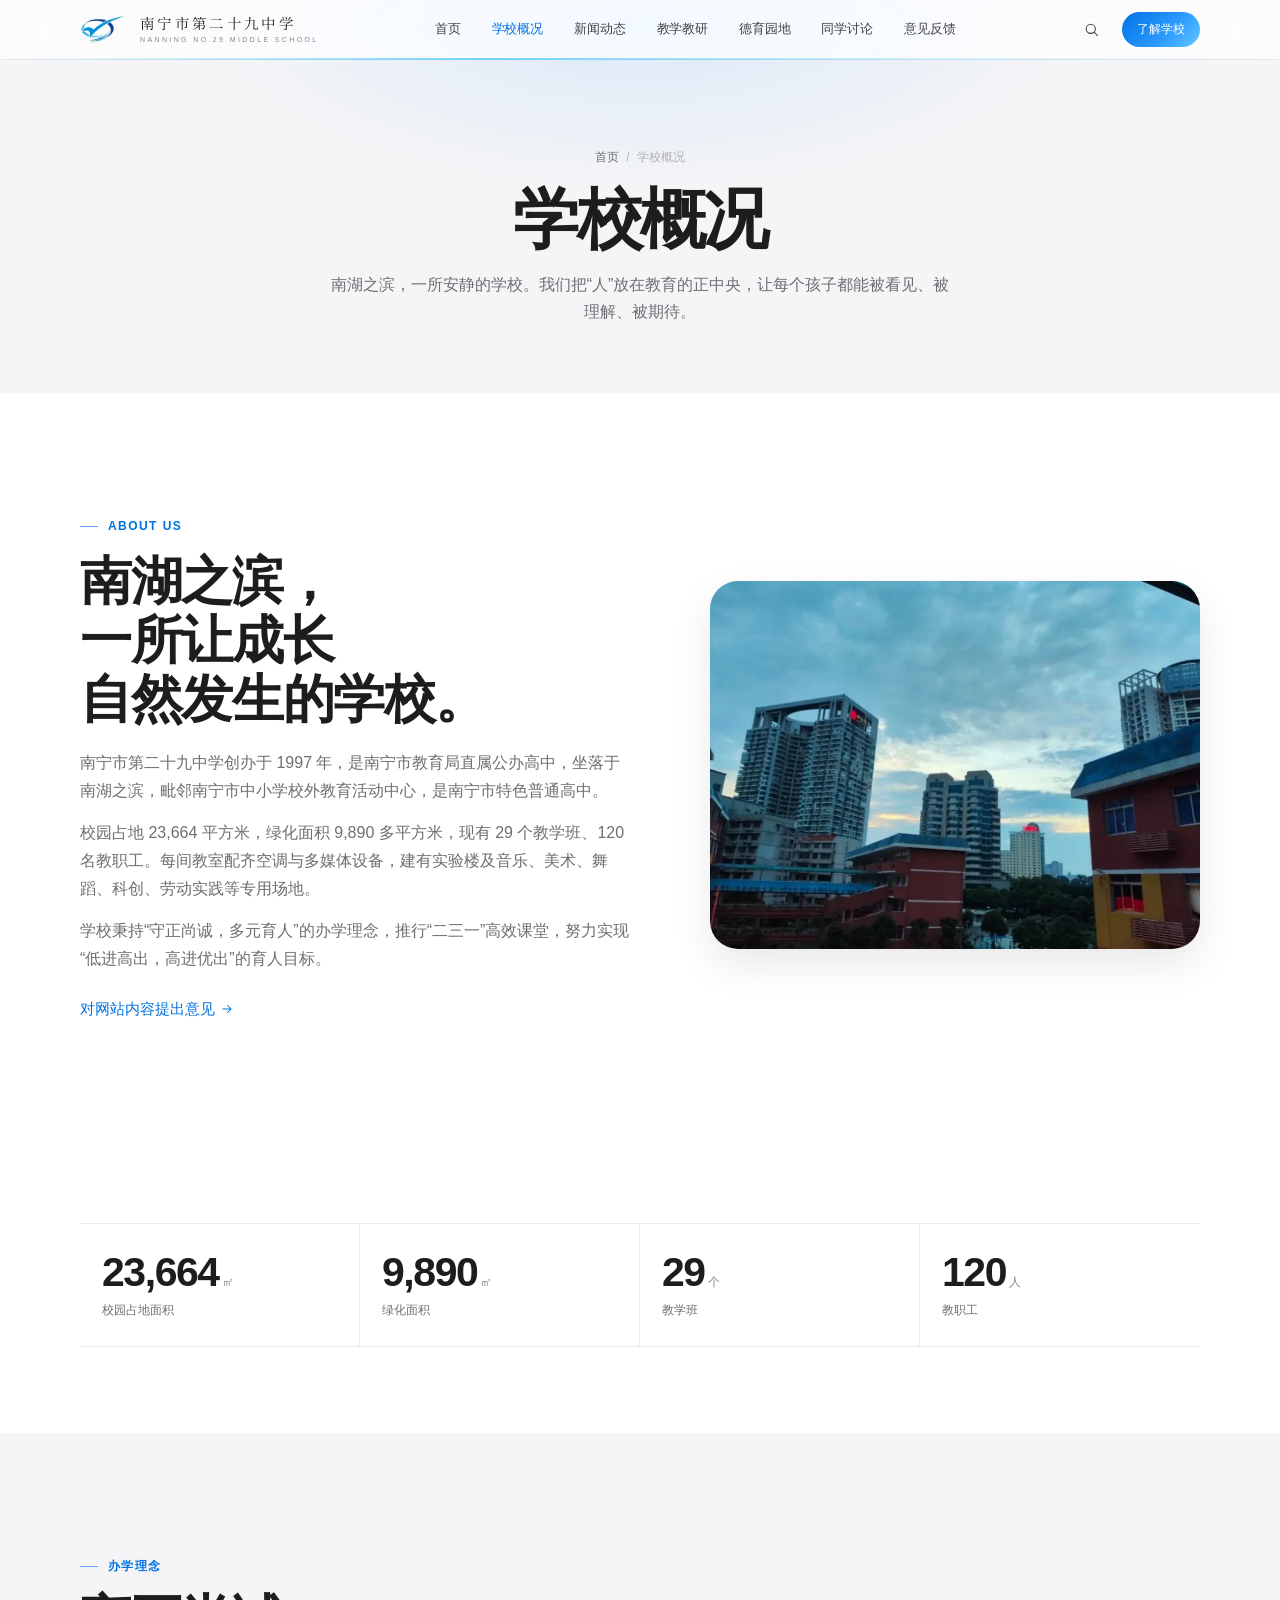
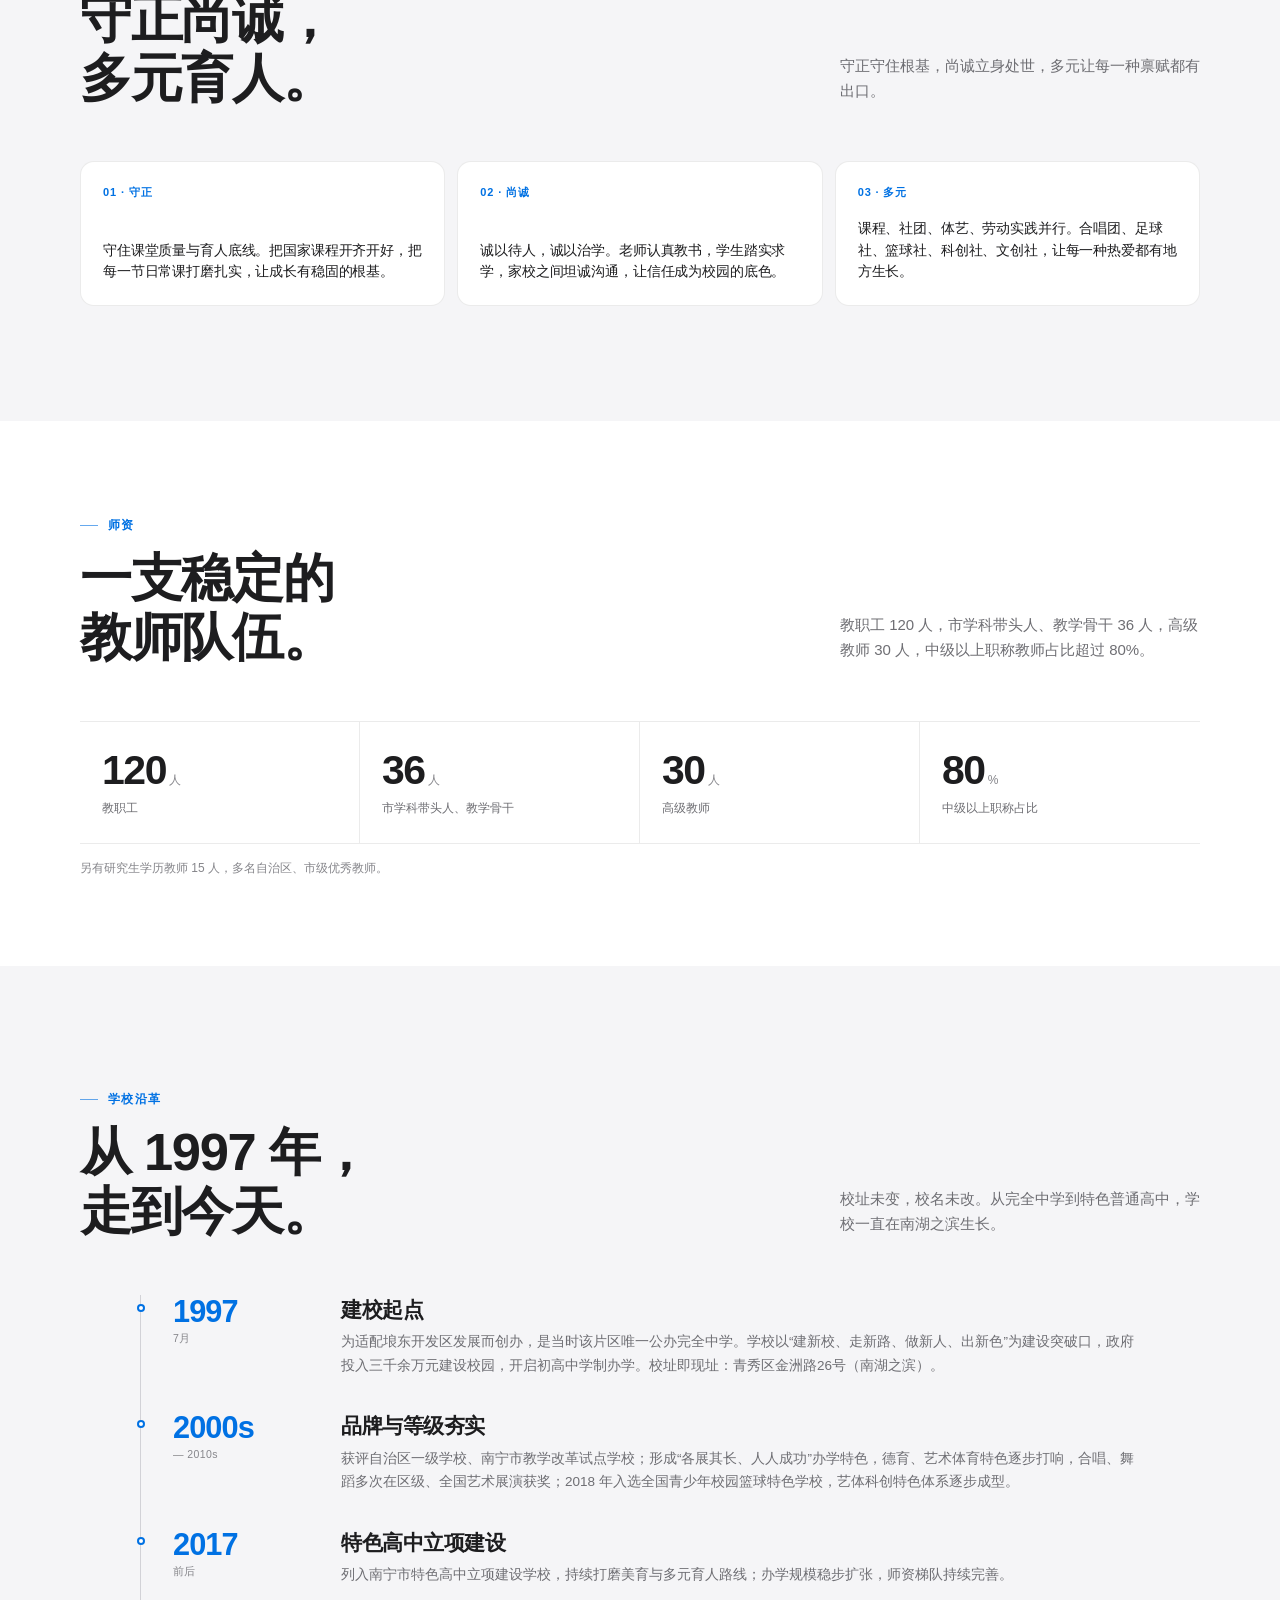
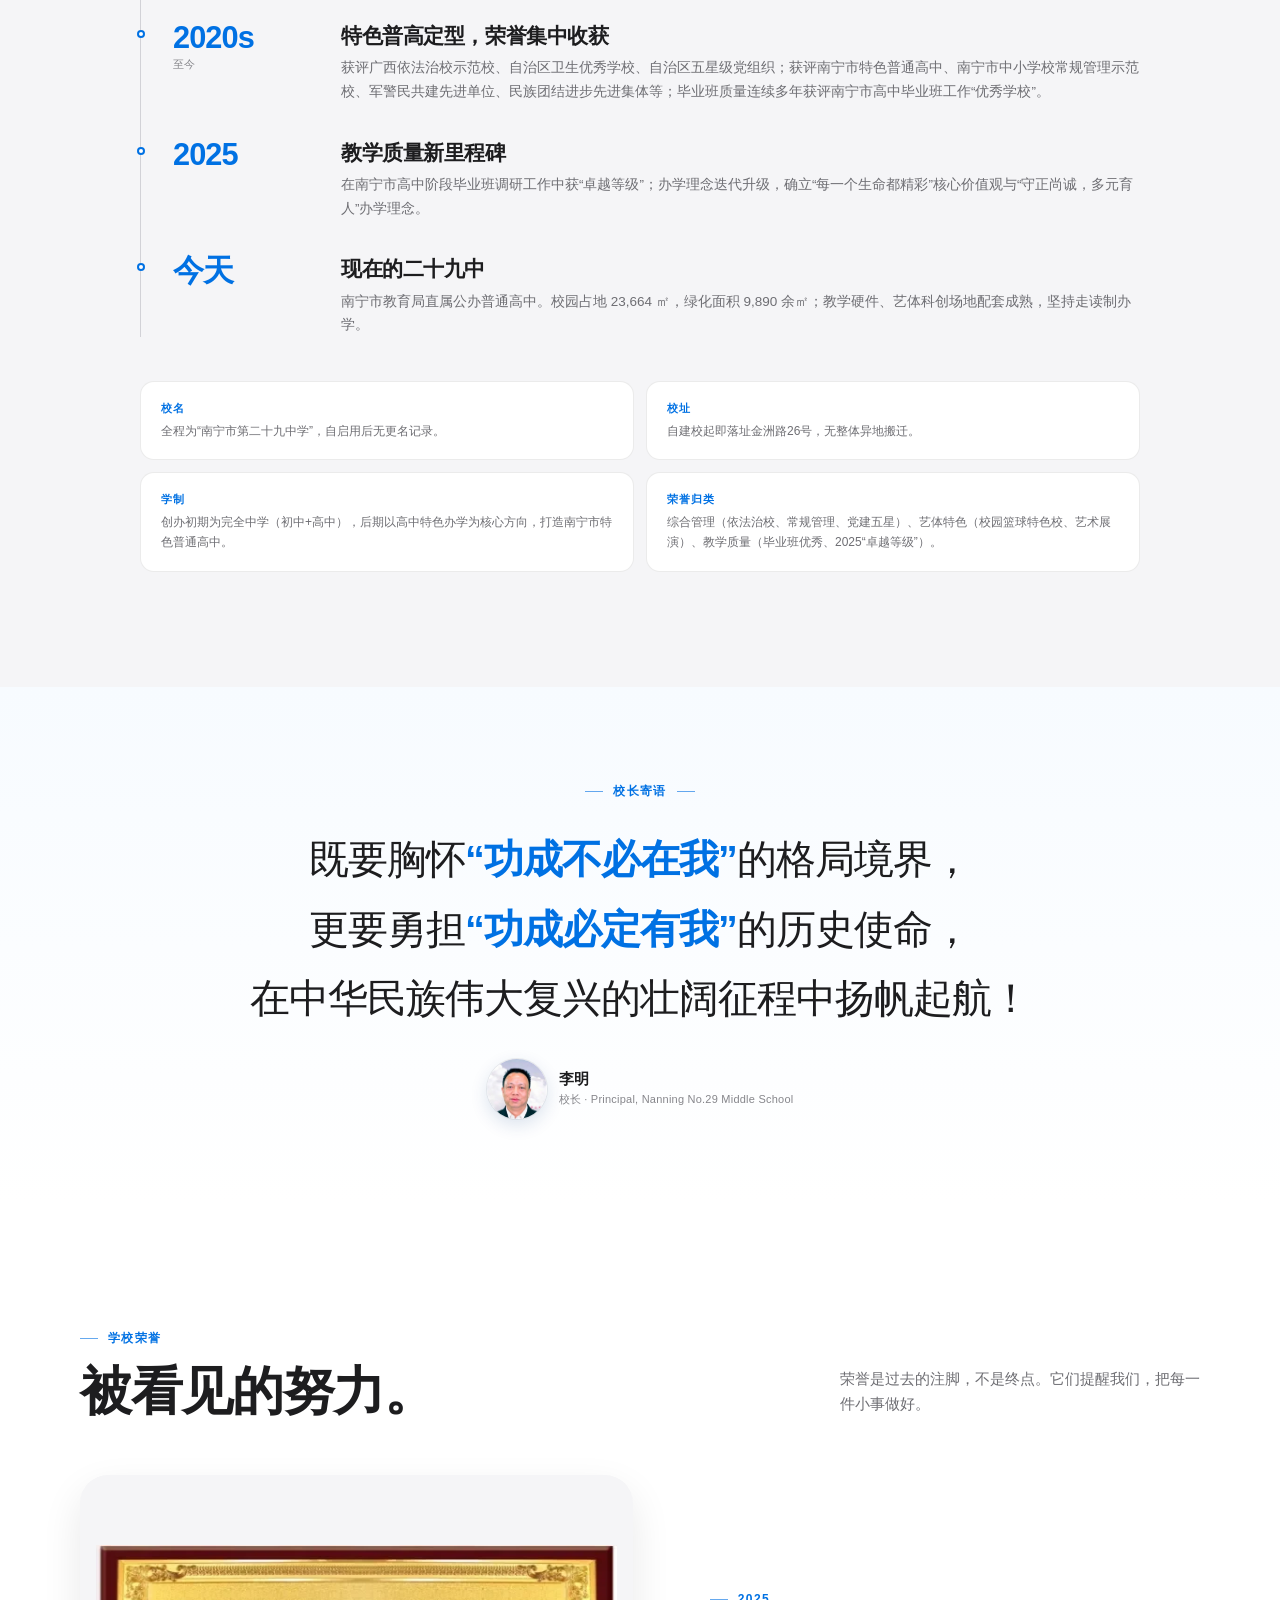
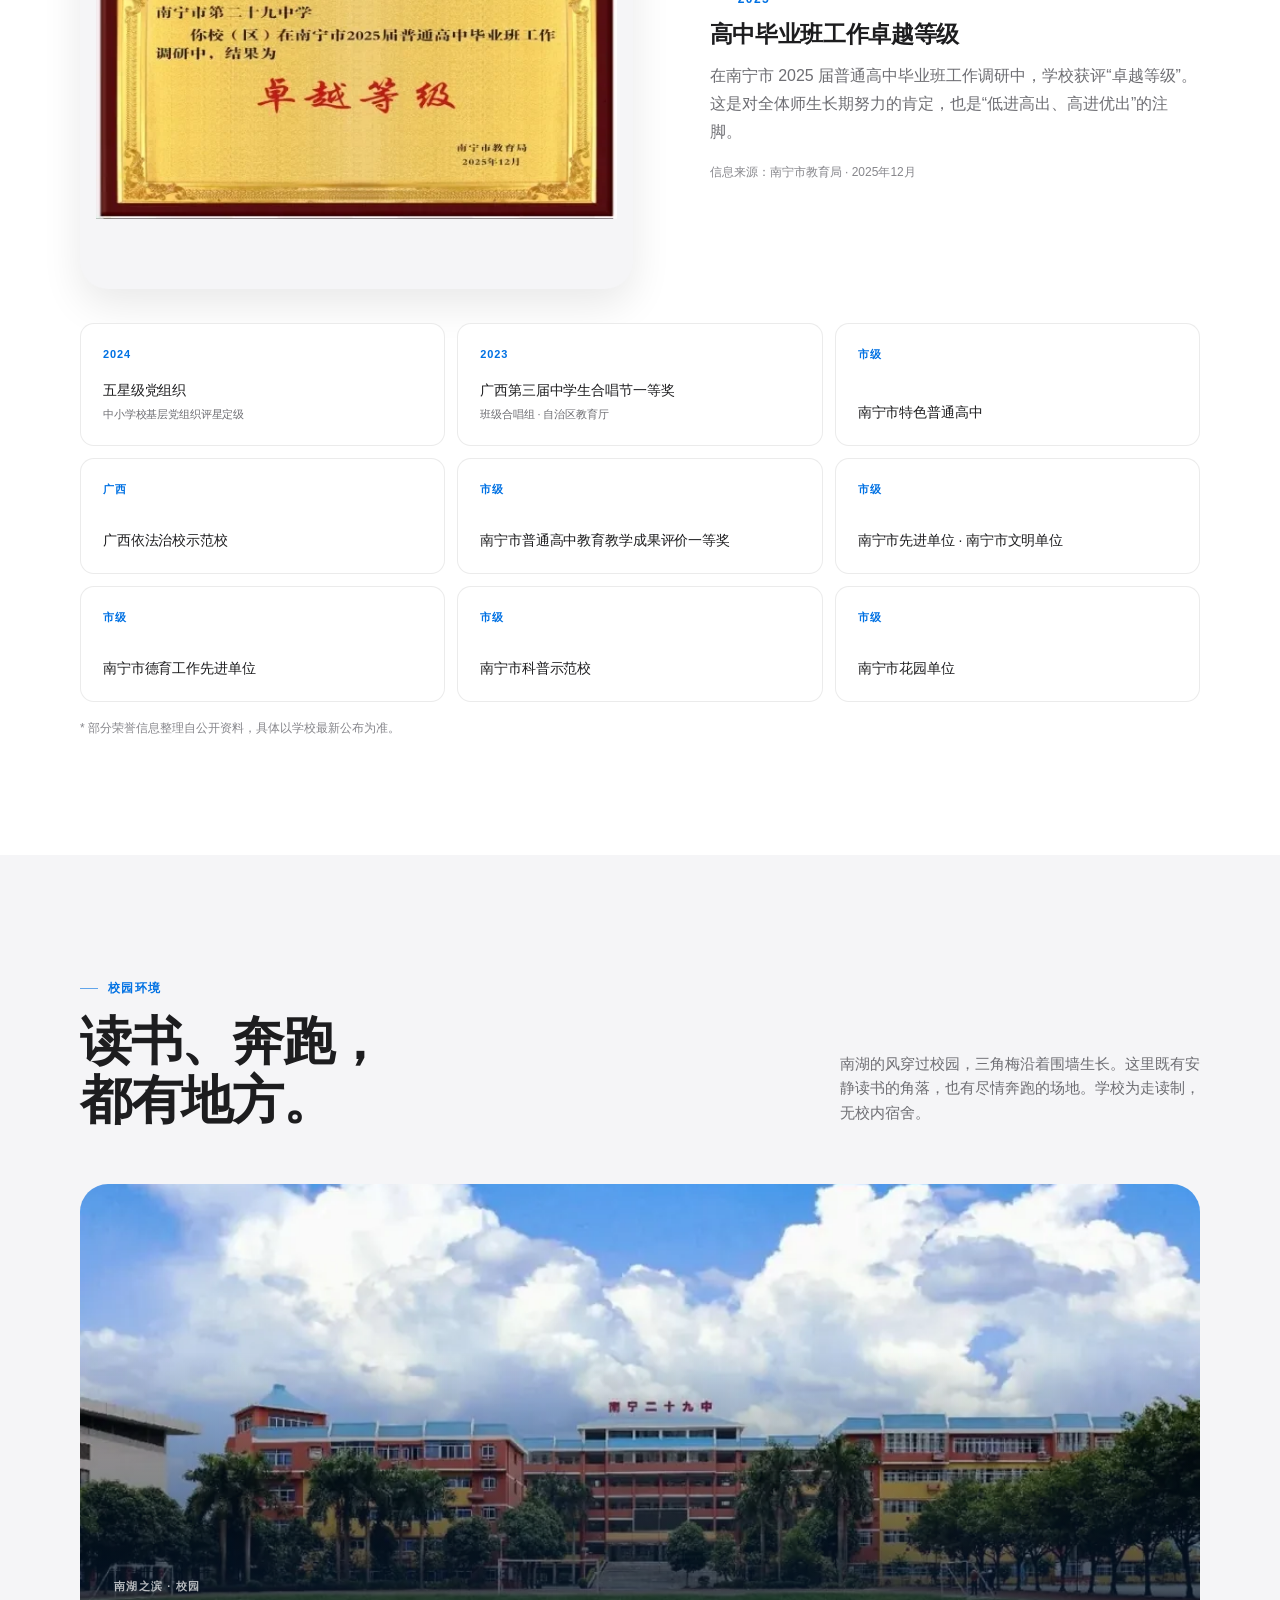
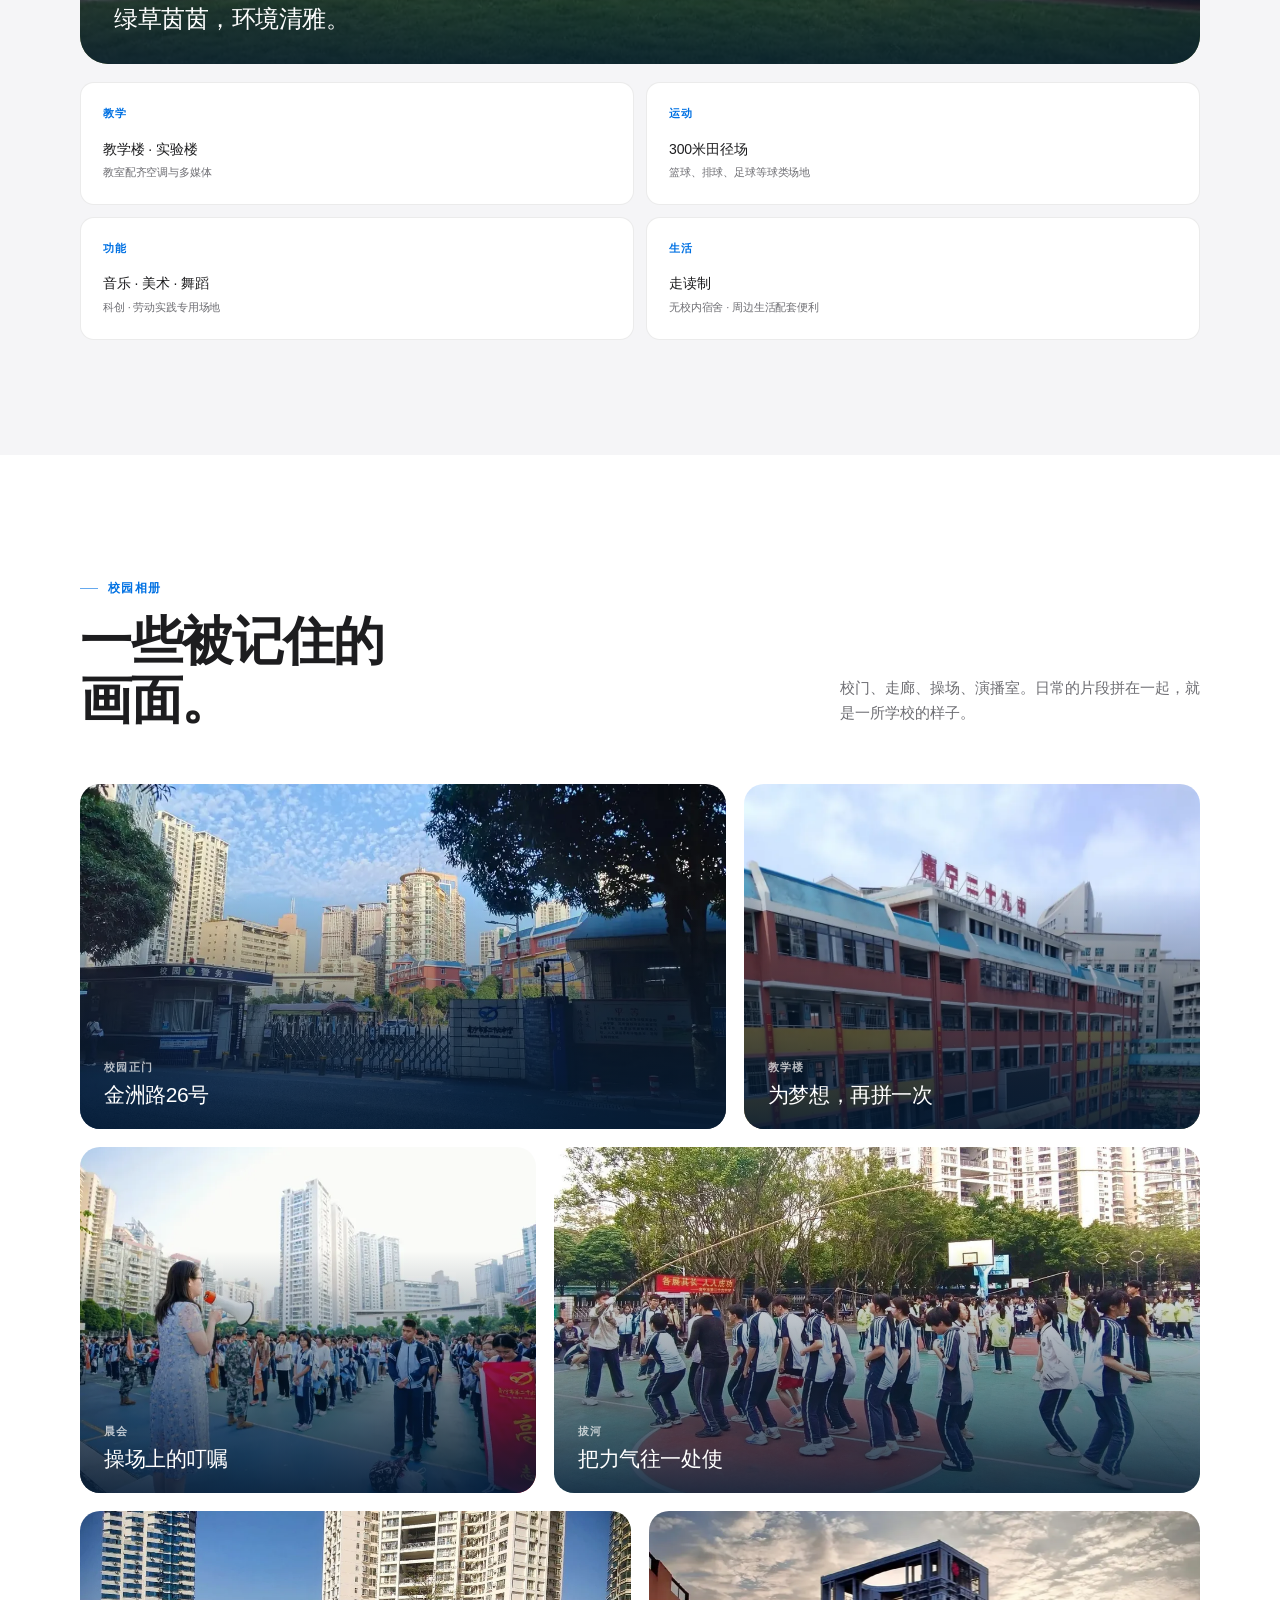
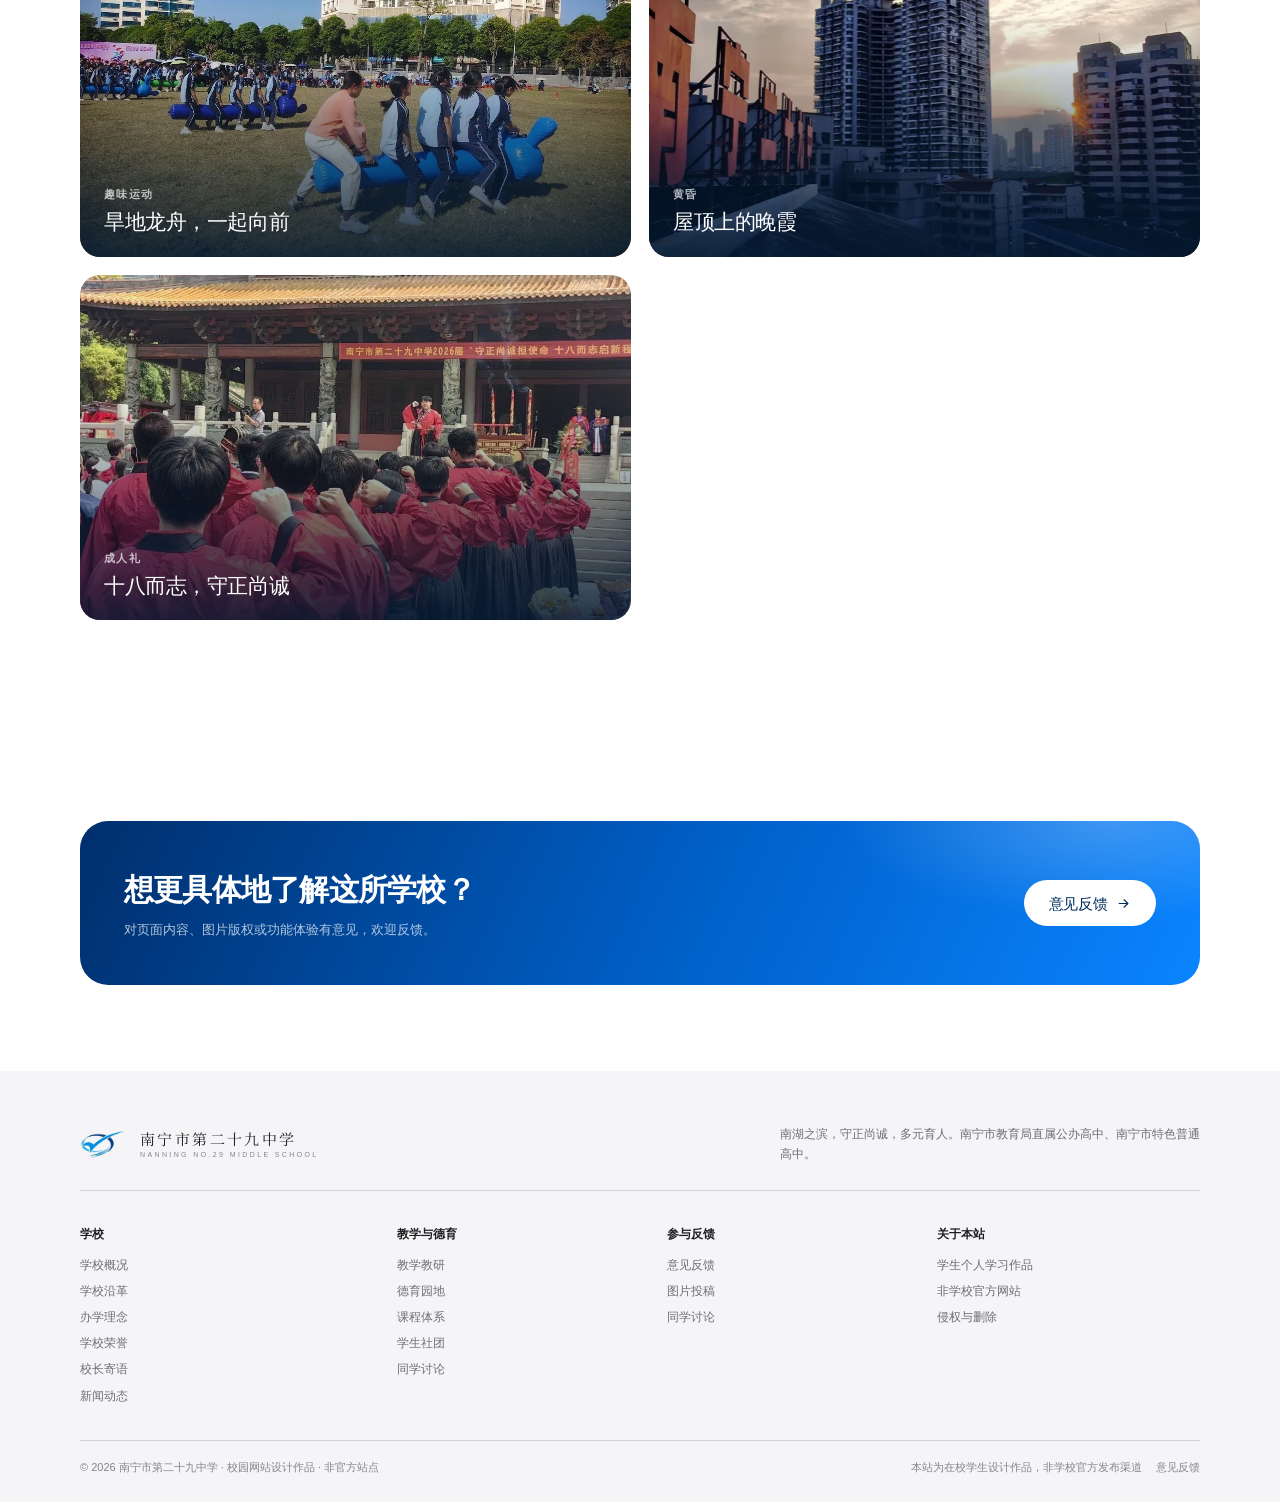
<file: about.html>
<!DOCTYPE html>
<html lang="zh-CN">
<head>
<meta charset="utf-8">
<meta name="viewport" content="width=device-width, initial-scale=1">
<meta name="robots" content="noindex, nofollow">
<title>学校概况｜南宁市第二十九中学</title>
<meta name="description" content="南宁市第二十九中学简介、办学理念、师资、校园环境与荣誉。学校地处南湖之滨，占地23664平方米，为南宁市教育局直属公办高中。">
<meta name="theme-color" content="#ffffff">
<meta name="format-detection" content="telephone=no">

<meta property="og:type" content="website">
<meta property="og:title" content="学校概况｜南宁市第二十九中学">
<meta property="og:description" content="南宁市第二十九中学简介、办学理念、师资、校园环境与荣誉。学校地处南湖之滨，占地23664平方米，为南宁市教育局直属公办高中。">
<meta property="og:site_name" content="南宁市第二十九中学">
<link rel="icon" href="assets/img/favicon.png" sizes="64x64">
<link rel="apple-touch-icon" href="assets/img/apple-touch-icon.png">
<link rel="stylesheet" href="assets/css/main.css?v=20261123-4">
<script>document.documentElement.classList.add('js');</script>
</head>
<body class="">
<a class="skip-link" href="#main">跳到主要内容</a>
<div class="scroll-progress" aria-hidden="true"><span></span></div>
<header class="site-head" data-head>
  <div class="head-inner container">
    <a class="brand" href="index.html" aria-label="南宁市第二十九中学 首页">
      <span class="brand-mark"><img src="assets/img/logo-mark.png" alt=""></span>
      <span class="brand-text">
        <strong>南宁市第二十九中学</strong>
        <em>Nanning No.29 Middle School</em>
      </span>
    </a>
    <nav class="nav-main" aria-label="主导航">
      <a href="index.html">首页</a><a href="about.html" aria-current="page">学校概况</a><a href="news.html">新闻动态</a><a href="teaching.html">教学教研</a><a href="moral.html">德育园地</a><a href="community.html">同学讨论</a><a href="feedback.html">意见反馈</a>
    </nav>
    <div class="head-tools">
      <button class="icon-btn" type="button" data-search-open aria-label="站内搜索">
        <svg viewBox="0 0 24 24" fill="none" stroke="currentColor" stroke-width="1.5" stroke-linecap="round" aria-hidden="true"><circle cx="11" cy="11" r="6.5"/><path d="M16 16l4.5 4.5"/></svg>
      </button>
      <a class="head-cta" href="about.html">了解学校</a>
      <button class="menu-btn" type="button" aria-label="打开菜单" aria-controls="drawer" aria-expanded="false">
        <span></span>
      </button>
    </div>
  </div>
</header>

<aside class="nav-drawer" id="drawer" aria-hidden="true" aria-label="移动端导航">
  <nav class="drawer-nav" aria-label="移动端主导航">
    <a href="index.html"><span>01</span>首页</a><a href="about.html" aria-current="page"><span>02</span>学校概况</a><a href="news.html"><span>03</span>新闻动态</a><a href="teaching.html"><span>04</span>教学教研</a><a href="moral.html"><span>05</span>德育园地</a><a href="community.html"><span>06</span>同学讨论</a><a href="feedback.html"><span>07</span>意见反馈</a>
  </nav>
  <div class="drawer-foot">
    <a class="btn btn--primary" href="about.html">了解学校</a>
    <p>本站为在校学生设计作品<br>非学校官方发布渠道</p>
  </div>
</aside>

<div class="search-panel" role="dialog" aria-modal="true" aria-label="站内搜索" aria-hidden="true">
  <div class="search-inner">
    <div class="search-top">
      <span>Search / 站内搜索</span>
      <button class="search-close" type="button">关闭 ESC <svg viewBox="0 0 24 24" fill="none" stroke="currentColor" stroke-width="1.5" stroke-linecap="round" aria-hidden="true"><path d="M6 6l12 12M18 6L6 18"/></svg></button>
    </div>
    <div class="search-field">
      <svg viewBox="0 0 24 24" fill="none" stroke="currentColor" stroke-width="1.5" stroke-linecap="round" aria-hidden="true"><circle cx="11" cy="11" r="6.5"/><path d="M16 16l4.5 4.5"/></svg>
      <input type="search" placeholder="搜索新闻、校园生活、反馈…" aria-label="输入搜索关键词" autocomplete="off">
    </div>
    <p class="search-hint"></p>
    <div class="search-results"></div>
  </div>
</div>
<main id="main">
<section class="page-hero">
  <div class="container">
    <nav class="crumbs" aria-label="面包屑">
      <a href="index.html">首页</a><span>/</span><span>学校概况</span>
    </nav>
    <h1>学校概况</h1>
    <p class="page-hero__lede">
      南湖之滨，一所安静的学校。我们把“人”放在教育的正中央，让每个孩子都能被看见、被理解、被期待。
    </p>
  </div>
</section>

<section class="section">
  <div class="container split split--reverse">
    <div class="copy reveal">
      <p class="eyebrow">About us</p>
      <h2 class="h2">南湖之滨，<br>一所让成长<br>自然发生的学校。</h2>
      <p class="lede">
        南宁市第二十九中学创办于 1997 年，是南宁市教育局直属公办高中，坐落于南湖之滨，毗邻南宁市中小学校外教育活动中心，是南宁市特色普通高中。
      </p>
      <p class="lede">
        校园占地 23,664 平方米，绿化面积 9,890 多平方米，现有 29 个教学班、120 名教职工。每间教室配齐空调与多媒体设备，建有实验楼及音乐、美术、舞蹈、科创、劳动实践等专用场地。
      </p>
      <p class="lede">
        学校秉持“守正尚诚，多元育人”的办学理念，推行“二三一”高效课堂，努力实现“低进高出，高进优出”的育人目标。
      </p>
      <a class="text-link" href="feedback.html">对网站内容提出意见
        <svg viewBox="0 0 24 24" fill="none" stroke="currentColor" stroke-width="1.8" stroke-linecap="round" stroke-linejoin="round" aria-hidden="true"><path d="M5 12h14M13 6l6 6-6 6"/></svg>
      </a>
    </div>
    <div class="media reveal" style="--d:.08s">
      <img src="assets/img/campus-dusk.webp" alt="傍晚时分的南宁市第二十九中学校园与南湖片区城市天际线" loading="lazy">
    </div>
  </div>
</section>

<section class="section section--tight">
  <div class="container">
    <div class="stats-band reveal">
      <div><strong>23,664<small>㎡</small></strong><span>校园占地面积</span></div>
      <div><strong>9,890<small>㎡</small></strong><span>绿化面积</span></div>
      <div><strong>29<small>个</small></strong><span>教学班</span></div>
      <div><strong>120<small>人</small></strong><span>教职工</span></div>
    </div>
  </div>
</section>

<section class="section section--alt">
  <div class="container">
    <div class="section-head">
      <div class="reveal">
        <p class="eyebrow">办学理念</p>
        <h2 class="h2">守正尚诚，<br>多元育人。</h2>
      </div>
      <p class="section-head__desc reveal" style="--d:.08s">
        守正守住根基，尚诚立身处世，多元让每一种禀赋都有出口。
      </p>
    </div>
    <div class="honor-grid">
      <div class="honor-item reveal">
        <span>01 · 守正</span>
        <p>守住课堂质量与育人底线。把国家课程开齐开好，把每一节日常课打磨扎实，让成长有稳固的根基。</p>
      </div>
      <div class="honor-item reveal" style="--d:.08s">
        <span>02 · 尚诚</span>
        <p>诚以待人，诚以治学。老师认真教书，学生踏实求学，家校之间坦诚沟通，让信任成为校园的底色。</p>
      </div>
      <div class="honor-item reveal" style="--d:.16s">
        <span>03 · 多元</span>
        <p>课程、社团、体艺、劳动实践并行。合唱团、足球社、篮球社、科创社、文创社，让每一种热爱都有地方生长。</p>
      </div>
    </div>
  </div>
</section>

<section class="section section--tight">
  <div class="container">
    <div class="section-head">
      <div class="reveal">
        <p class="eyebrow">师资</p>
        <h2 class="h2">一支稳定的<br>教师队伍。</h2>
      </div>
      <p class="section-head__desc reveal" style="--d:.08s">
        教职工 120 人，市学科带头人、教学骨干 36 人，高级教师 30 人，中级以上职称教师占比超过 80%。
      </p>
    </div>
    <div class="stats-band reveal">
      <div><strong>120<small>人</small></strong><span>教职工</span></div>
      <div><strong>36<small>人</small></strong><span>市学科带头人、教学骨干</span></div>
      <div><strong>30<small>人</small></strong><span>高级教师</span></div>
      <div><strong>80<small>%</small></strong><span>中级以上职称占比</span></div>
    </div>
    <p class="note reveal" style="margin-top:14px">
      另有研究生学历教师 15 人，多名自治区、市级优秀教师。
    </p>
  </div>
</section>

<section class="section section--alt" id="history">
  <div class="container">
    <div class="section-head">
      <div class="reveal">
        <p class="eyebrow">学校沿革</p>
        <h2 class="h2">从 1997 年，<br>走到今天。</h2>
      </div>
      <p class="section-head__desc reveal" style="--d:.08s">
        校址未变，校名未改。从完全中学到特色普通高中，学校一直在南湖之滨生长。
      </p>
    </div>

    <ol class="history">
      <li class="reveal">
        <time>1997<small>7月</small></time>
        <div>
          <h3>建校起点</h3>
          <p>为适配埌东开发区发展而创办，是当时该片区唯一公办完全中学。学校以“建新校、走新路、做新人、出新色”为建设突破口，政府投入三千余万元建设校园，开启初高中学制办学。校址即现址：青秀区金洲路26号（南湖之滨）。</p>
        </div>
      </li>
      <li class="reveal">
        <time>2000s<small>— 2010s</small></time>
        <div>
          <h3>品牌与等级夯实</h3>
          <p>获评自治区一级学校、南宁市教学改革试点学校；形成“各展其长、人人成功”办学特色，德育、艺术体育特色逐步打响，合唱、舞蹈多次在区级、全国艺术展演获奖；2018 年入选全国青少年校园篮球特色学校，艺体科创特色体系逐步成型。</p>
        </div>
      </li>
      <li class="reveal">
        <time>2017<small>前后</small></time>
        <div>
          <h3>特色高中立项建设</h3>
          <p>列入南宁市特色高中立项建设学校，持续打磨美育与多元育人路线；办学规模稳步扩张，师资梯队持续完善。</p>
        </div>
      </li>
      <li class="reveal">
        <time>2020s<small>至今</small></time>
        <div>
          <h3>特色普高定型，荣誉集中收获</h3>
          <p>获评广西依法治校示范校、自治区卫生优秀学校、自治区五星级党组织；获评南宁市特色普通高中、南宁市中小学校常规管理示范校、军警民共建先进单位、民族团结进步先进集体等；毕业班质量连续多年获评南宁市高中毕业班工作“优秀学校”。</p>
        </div>
      </li>
      <li class="reveal">
        <time>2025</time>
        <div>
          <h3>教学质量新里程碑</h3>
          <p>在南宁市高中阶段毕业班调研工作中获“卓越等级”；办学理念迭代升级，确立“每一个生命都精彩”核心价值观与“守正尚诚，多元育人”办学理念。</p>
        </div>
      </li>
      <li class="reveal">
        <time>今天</time>
        <div>
          <h3>现在的二十九中</h3>
          <p>南宁市教育局直属公办普通高中。校园占地 23,664 ㎡，绿化面积 9,890 余㎡；教学硬件、艺体科创场地配套成熟，坚持走读制办学。</p>
        </div>
      </li>
    </ol>

    <div class="history-notes">
      <div class="history-note reveal"><strong>校名</strong><p>全程为“南宁市第二十九中学”，自启用后无更名记录。</p></div>
      <div class="history-note reveal"><strong>校址</strong><p>自建校起即落址金洲路26号，无整体异地搬迁。</p></div>
      <div class="history-note reveal"><strong>学制</strong><p>创办初期为完全中学（初中+高中），后期以高中特色办学为核心方向，打造南宁市特色普通高中。</p></div>
      <div class="history-note reveal"><strong>荣誉归类</strong><p>综合管理（依法治校、常规管理、党建五星）、艺体特色（校园篮球特色校、艺术展演）、教学质量（毕业班优秀、2025“卓越等级”）。</p></div>
    </div>
  </div>
</section>

<section class="section section--tight principal" id="principal">
  <div class="container principal-inner">
    <p class="eyebrow eyebrow--center">校长寄语</p>
    <blockquote class="principal-quote">
      <p>既要胸怀<em>“功成不必在我”</em>的格局境界，</p>
      <p>更要勇担<em>“功成必定有我”</em>的历史使命，</p>
      <p>在中华民族伟大复兴的壮阔征程中扬帆起航！</p>
    </blockquote>
    <div class="principal-sign">
      <img src="assets/img/principal-li-ming.webp" alt="李明校长" loading="lazy">
      <div>
        <strong>李明</strong>
        <span>校长 · Principal, Nanning No.29 Middle School</span>
      </div>
    </div>
  </div>
</section>

<section class="section">
  <div class="container">
    <div class="section-head">
      <div class="reveal">
        <p class="eyebrow">学校荣誉</p>
        <h2 class="h2">被看见的努力。</h2>
      </div>
      <p class="section-head__desc reveal" style="--d:.08s">
        荣誉是过去的注脚，不是终点。它们提醒我们，把每一件小事做好。
      </p>
    </div>

    <div class="split" style="margin-bottom:34px">
      <div class="media media--contain reveal">
        <img src="assets/img/award-excellent.webp" alt="南宁市2025届普通高中毕业班工作调研卓越等级证书" loading="lazy">
      </div>
      <div class="copy reveal" style="--d:.08s">
        <p class="eyebrow">2025</p>
        <h3 class="h3" style="margin-top:10px">高中毕业班工作卓越等级</h3>
        <p class="lede" style="margin-top:12px">
          在南宁市 2025 届普通高中毕业班工作调研中，学校获评“卓越等级”。这是对全体师生长期努力的肯定，也是“低进高出、高进优出”的注脚。
        </p>
        <p class="note" style="margin-top:16px">信息来源：南宁市教育局 · 2025年12月</p>
      </div>
    </div>

    <div class="honor-grid reveal">
      <div class="honor-item"><span>2024</span><p>五星级党组织<small>中小学校基层党组织评星定级</small></p></div>
      <div class="honor-item"><span>2023</span><p>广西第三届中学生合唱节一等奖<small>班级合唱组 · 自治区教育厅</small></p></div>
      <div class="honor-item"><span>市级</span><p>南宁市特色普通高中</p></div>
      <div class="honor-item"><span>广西</span><p>广西依法治校示范校</p></div>
      <div class="honor-item"><span>市级</span><p>南宁市普通高中教育教学成果评价一等奖</p></div>
      <div class="honor-item"><span>市级</span><p>南宁市先进单位 · 南宁市文明单位</p></div>
      <div class="honor-item"><span>市级</span><p>南宁市德育工作先进单位</p></div>
      <div class="honor-item"><span>市级</span><p>南宁市科普示范校</p></div>
      <div class="honor-item"><span>市级</span><p>南宁市花园单位</p></div>
    </div>
    <p class="note reveal" style="margin-top:16px">
      * 部分荣誉信息整理自公开资料，具体以学校最新公布为准。
    </p>
  </div>
</section>

<section class="section section--alt">
  <div class="container">
    <div class="section-head">
      <div class="reveal">
        <p class="eyebrow">校园环境</p>
        <h2 class="h2">读书、奔跑，<br>都有地方。</h2>
      </div>
      <p class="section-head__desc reveal" style="--d:.08s">
        南湖的风穿过校园，三角梅沿着围墙生长。这里既有安静读书的角落，也有尽情奔跑的场地。学校为走读制，无校内宿舍。
      </p>
    </div>

    <figure class="wide-photo reveal">
      <img src="assets/img/campus-lawn.webp" alt="南宁市第二十九中学教学楼、草坪与蓝天白云" loading="lazy">
      <figcaption><span>南湖之滨 · 校园</span><strong>绿草茵茵，环境清雅。</strong></figcaption>
    </figure>

    <div class="honor-grid honor-grid--2 reveal" style="margin-top:18px">
      <div class="honor-item"><span>教学</span><p>教学楼 · 实验楼<small>教室配齐空调与多媒体</small></p></div>
      <div class="honor-item"><span>运动</span><p>300米田径场<small>篮球、排球、足球等球类场地</small></p></div>
      <div class="honor-item"><span>功能</span><p>音乐 · 美术 · 舞蹈<small>科创 · 劳动实践专用场地</small></p></div>
      <div class="honor-item"><span>生活</span><p>走读制<small>无校内宿舍 · 周边生活配套便利</small></p></div>
    </div>
  </div>
</section>

<section class="section">
  <div class="container">
    <div class="section-head">
      <div class="reveal">
        <p class="eyebrow">校园相册</p>
        <h2 class="h2">一些被记住的<br>画面。</h2>
      </div>
      <p class="section-head__desc reveal" style="--d:.08s">
        校门、走廊、操场、演播室。日常的片段拼在一起，就是一所学校的样子。
      </p>
    </div>

    <div class="photo-grid">
      <figure class="photo-card reveal">
        <img src="assets/img/campus-gate.webp" alt="南宁市第二十九中学校门与校园警务室" loading="lazy">
        <figcaption class="photo-card__caption"><small>校园正门</small><strong>金洲路26号</strong></figcaption>
      </figure>
      <figure class="photo-card reveal" style="--d:.06s">
        <img src="assets/img/campus-building.webp" alt="南宁市第二十九中学教学楼与高三冲刺标语" loading="lazy">
        <figcaption class="photo-card__caption"><small>教学楼</small><strong>为梦想，再拼一次</strong></figcaption>
      </figure>
      <figure class="photo-card reveal">
        <img src="assets/img/campus-assembly.webp" alt="清晨操场上，老师用扩音器组织学生集队" loading="lazy">
        <figcaption class="photo-card__caption"><small>晨会</small><strong>操场上的叮嘱</strong></figcaption>
      </figure>
      <figure class="photo-card reveal" style="--d:.06s">
        <img src="assets/img/campus-tugofwar.webp" alt="学生在操场上进行拔河比赛" loading="lazy">
        <figcaption class="photo-card__caption"><small>拔河</small><strong>把力气往一处使</strong></figcaption>
      </figure>
      <figure class="photo-card reveal">
        <img src="assets/img/campus-inflatable.webp" alt="学生在草坪上进行旱地龙舟趣味运动" loading="lazy">
        <figcaption class="photo-card__caption"><small>趣味运动</small><strong>旱地龙舟，一起向前</strong></figcaption>
      </figure>
     <figure class="photo-card reveal">
        <img src="assets/img/campus-sunset.webp" alt="傍晚时分的校园屋顶与南湖片区天际线" loading="lazy">
        <figcaption class="photo-card__caption"><small>黄昏</small><strong>屋顶上的晚霞</strong></figcaption>
      </figure>
      <figure class="photo-card reveal" style="--d:.06s">
        <img src="assets/img/campus-confucian.webp" alt="南宁市第二十九中学2026届十八岁成人礼" loading="lazy">
        <figcaption class="photo-card__caption"><small>成人礼</small><strong>十八而志，守正尚诚</strong></figcaption>
      </figure>
    </div>
  </div>
</section>

<section class="section section--tight">
  <div class="container">
    <div class="mini-cta reveal">
      <div>
        <h2>想更具体地了解这所学校？</h2>
        <p>对页面内容、图片版权或功能体验有意见，欢迎反馈。</p>
      </div>
      <a class="btn btn--white" href="feedback.html">意见反馈
        <svg viewBox="0 0 24 24" fill="none" stroke="currentColor" stroke-width="1.8" stroke-linecap="round" stroke-linejoin="round" aria-hidden="true"><path d="M5 12h14M13 6l6 6-6 6"/></svg>
      </a>
    </div>
  </div>
</section>

</main>
<footer class="site-foot">
  <div class="container">
    <div class="foot-top">
      <a class="brand" href="index.html" aria-label="南宁市第二十九中学 首页">
        <span class="brand-mark"><img src="assets/img/logo-mark.png" alt=""></span>
        <span class="brand-text">
          <strong>南宁市第二十九中学</strong>
          <em>Nanning No.29 Middle School</em>
        </span>
      </a>
      <p>南湖之滨，守正尚诚，多元育人。南宁市教育局直属公办高中、南宁市特色普通高中。</p>
    </div>
    <div class="foot-main">
      <div class="foot-col">
        <h3>学校</h3>
        <ul>
          <li><a href="about.html">学校概况</a></li>
          <li><a href="about.html#history">学校沿革</a></li>
          <li><a href="about.html">办学理念</a></li>
          <li><a href="about.html">学校荣誉</a></li>
          <li><a href="about.html#principal">校长寄语</a></li>
          <li><a href="news.html">新闻动态</a></li>
        </ul>
      </div>
      <div class="foot-col">
        <h3>教学与德育</h3>
        <ul>
          <li><a href="teaching.html">教学教研</a></li>
          <li><a href="moral.html">德育园地</a></li>
          <li><a href="teaching.html">课程体系</a></li>
          <li><a href="moral.html">学生社团</a></li>
          <li><a href="community.html">同学讨论</a></li>
        </ul>
      </div>
      <div class="foot-col">
        <h3>参与反馈</h3>
        <ul>
          <li><a href="feedback.html">意见反馈</a></li>
          <li><a href="submission.html?v=20261123-3">图片投稿</a></li>
          <li><a href="community.html">同学讨论</a></li>
        </ul>
      </div>
      <div class="foot-col">
        <h3>关于本站</h3>
        <ul>
          <li>学生个人学习作品</li>
          <li>非学校官方网站</li>
          <li><a href="feedback.html">侵权与删除</a></li>
        </ul>
      </div>
    </div>
    <div class="foot-bottom">
      <p>© <span data-year>2026</span> 南宁市第二十九中学 · 校园网站设计作品 · 非官方站点</p>
      <div class="links">
        <span>本站为在校学生设计作品，非学校官方发布渠道</span>
        <a href="feedback.html">意见反馈</a>
      </div>
    </div>
  </div>
</footer>

<button class="to-top" type="button" aria-label="回到顶部"><svg viewBox="0 0 24 24" fill="none" stroke="currentColor" stroke-width="1.5" stroke-linecap="round" stroke-linejoin="round" aria-hidden="true"><path d="M12 20V5M6 11l6-6 6 6"/></svg></button>
<div class="toast" role="status" aria-live="polite"></div>
<script src="assets/js/search-index.js?v=20261123-4"></script>

<script src="assets/js/main.js?v=20261123-4"></script>
</body>
</html>
</file>
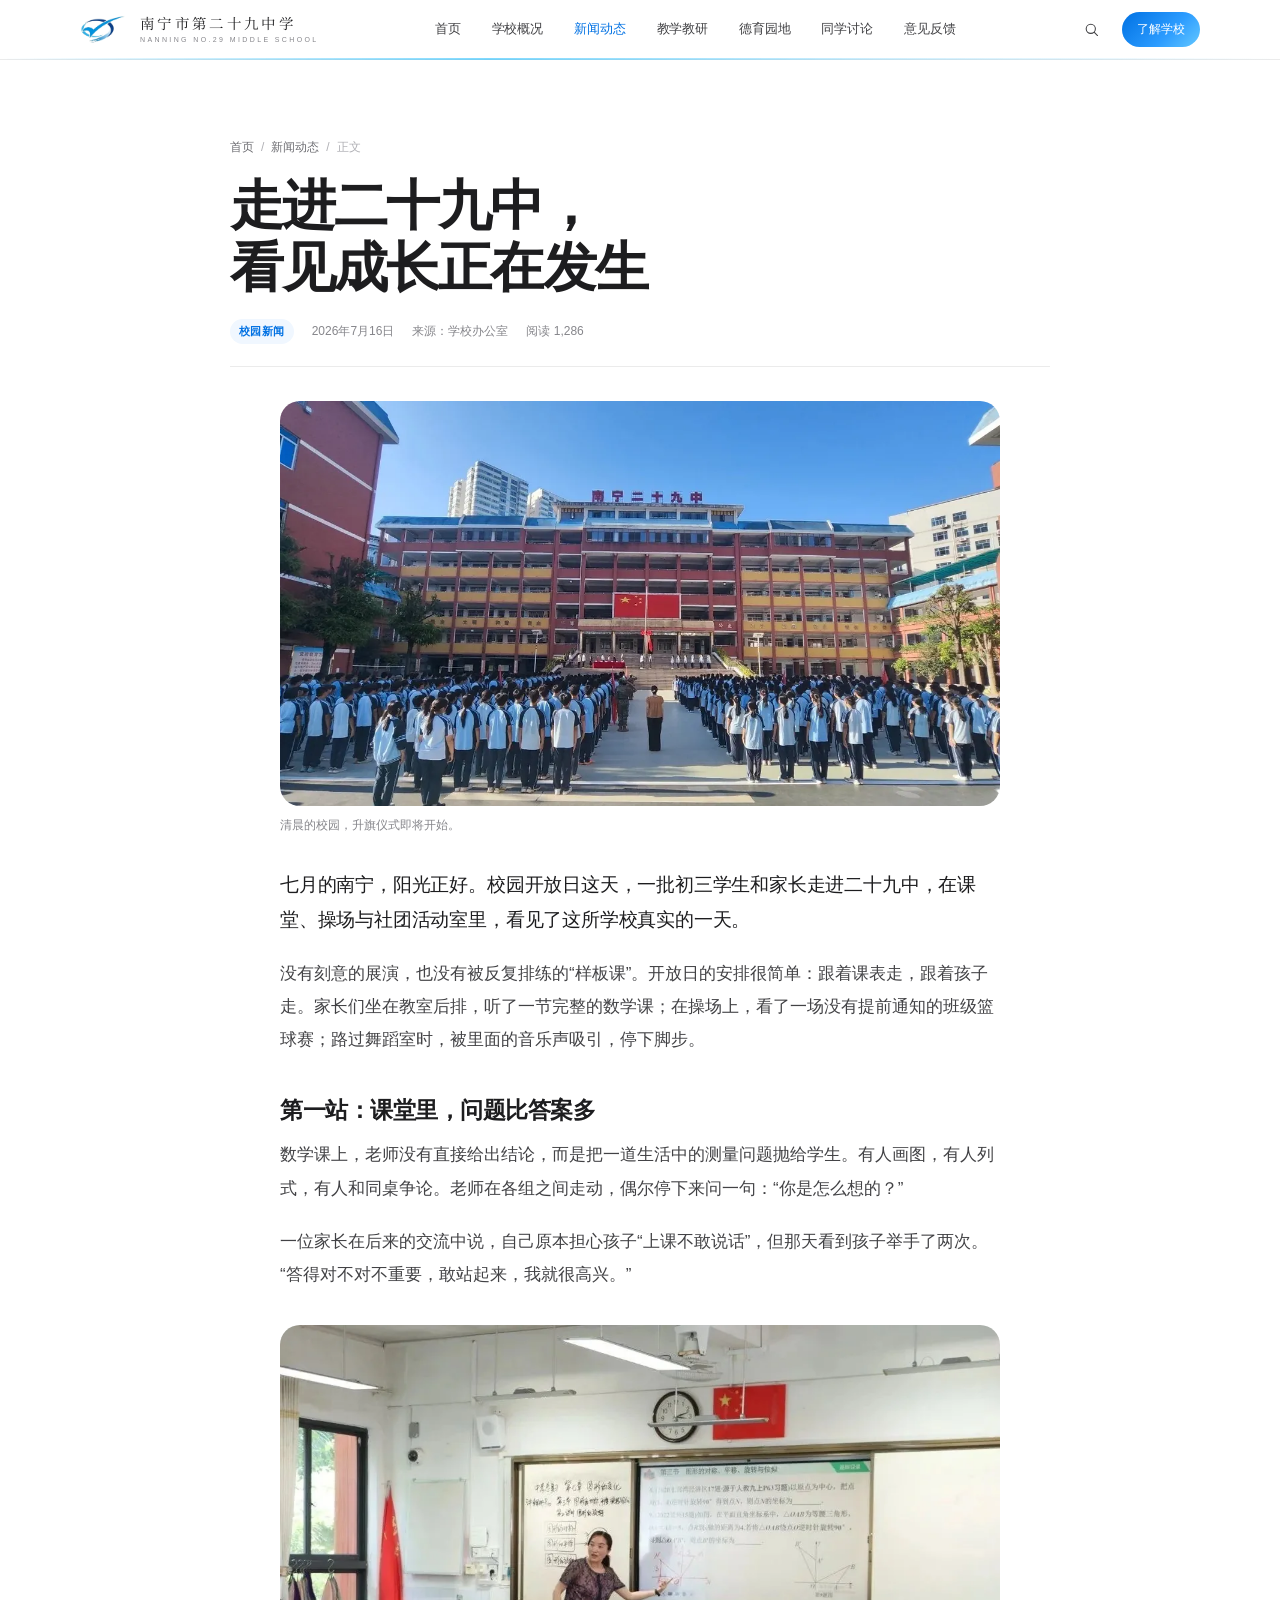
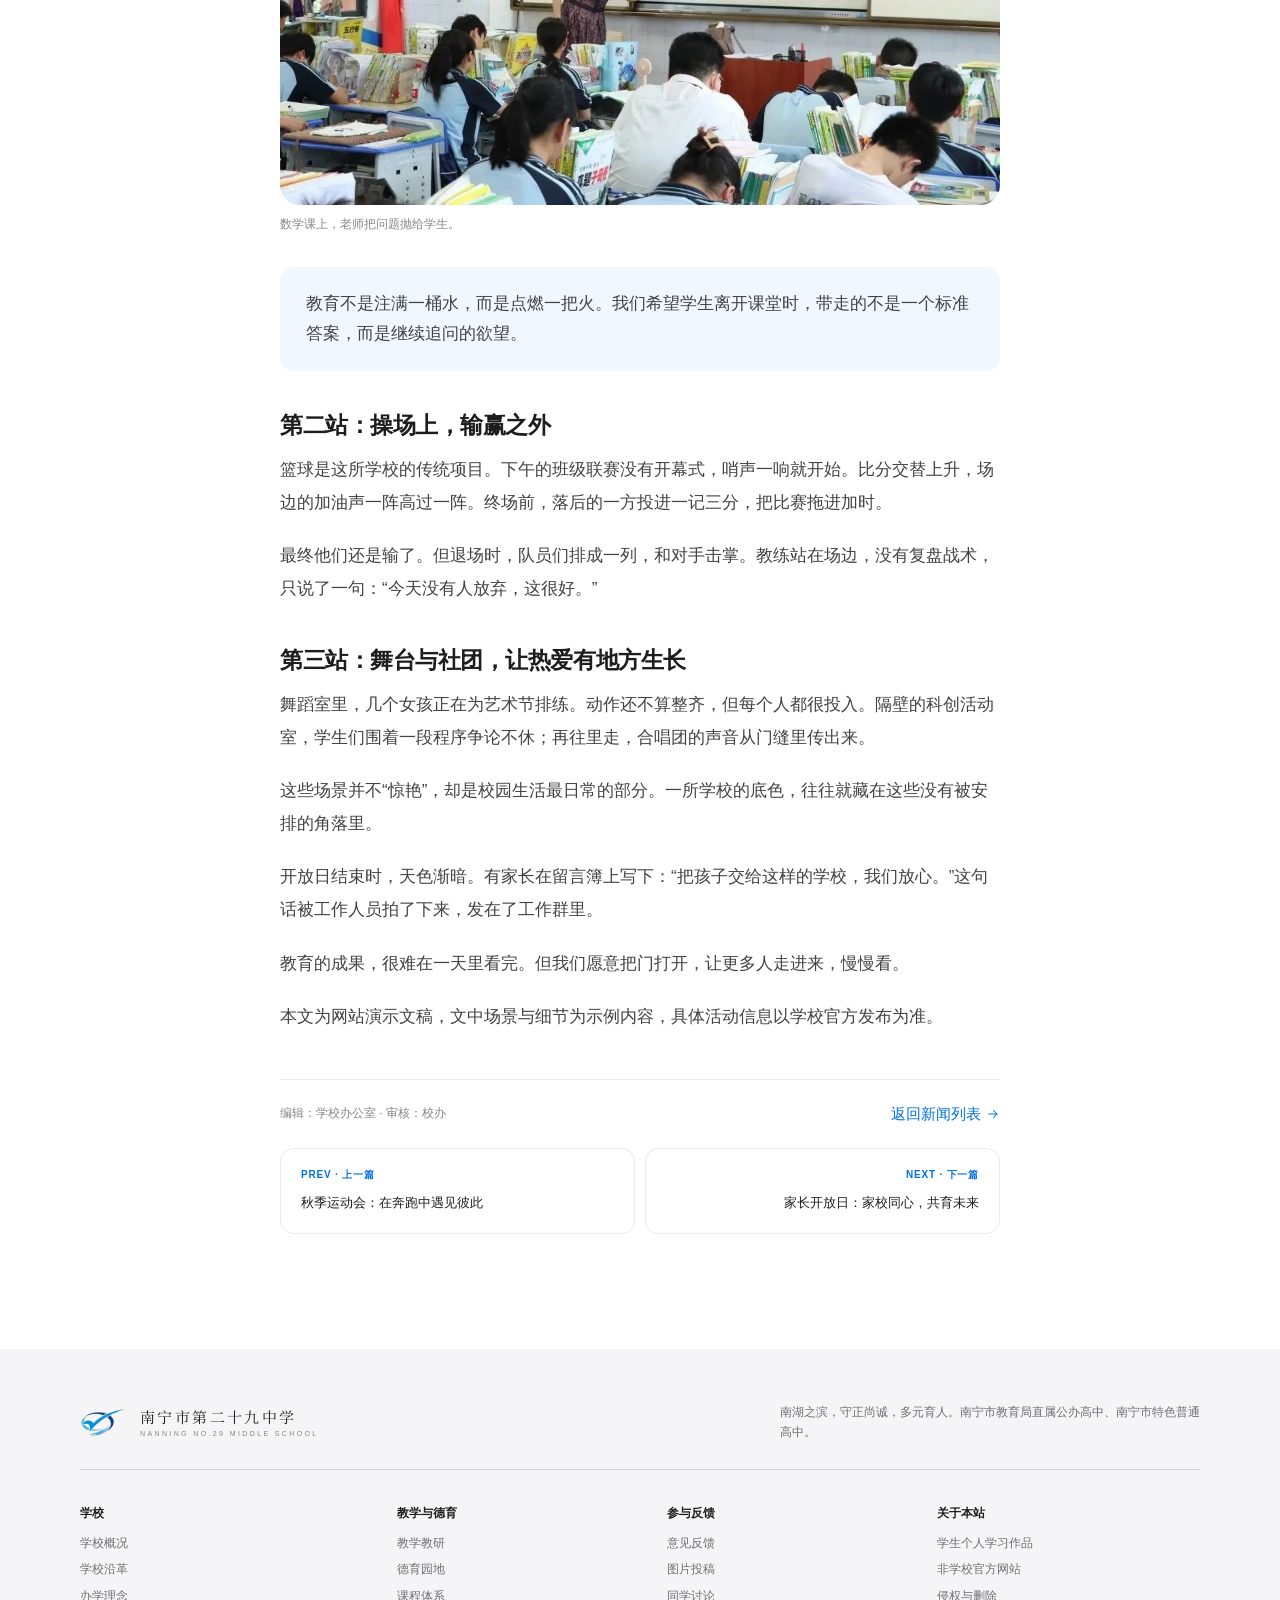
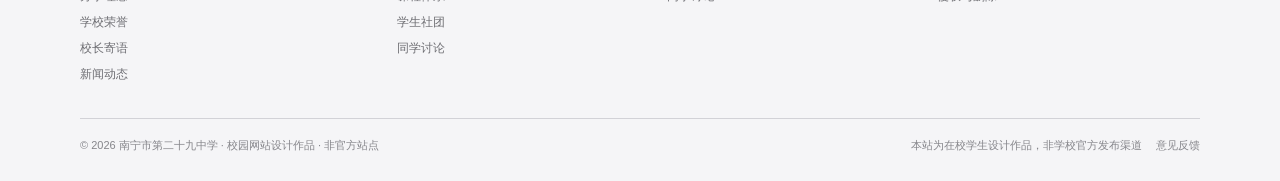
<file: article.html>
<!DOCTYPE html>
<html lang="zh-CN">
<head>
<meta charset="utf-8">
<meta name="viewport" content="width=device-width, initial-scale=1">
<meta name="robots" content="noindex, nofollow">
<title>校园开放日：走进二十九中，看见成长｜南宁市第二十九中学</title>
<meta name="description" content="2026年校园开放日侧记：走进南宁市第二十九中学，看见课堂、操场与舞台上的成长。">
<meta name="theme-color" content="#ffffff">
<meta name="format-detection" content="telephone=no">

<meta property="og:type" content="website">
<meta property="og:title" content="校园开放日：走进二十九中，看见成长｜南宁市第二十九中学">
<meta property="og:description" content="2026年校园开放日侧记：走进南宁市第二十九中学，看见课堂、操场与舞台上的成长。">
<meta property="og:site_name" content="南宁市第二十九中学">
<link rel="icon" href="assets/img/favicon.png" sizes="64x64">
<link rel="apple-touch-icon" href="assets/img/apple-touch-icon.png">
<link rel="stylesheet" href="assets/css/main.css?v=20261123-4">
<script>document.documentElement.classList.add('js');</script>
</head>
<body class="">
<a class="skip-link" href="#main">跳到主要内容</a>
<div class="scroll-progress" aria-hidden="true"><span></span></div>
<header class="site-head" data-head>
  <div class="head-inner container">
    <a class="brand" href="index.html" aria-label="南宁市第二十九中学 首页">
      <span class="brand-mark"><img src="assets/img/logo-mark.png" alt=""></span>
      <span class="brand-text">
        <strong>南宁市第二十九中学</strong>
        <em>Nanning No.29 Middle School</em>
      </span>
    </a>
    <nav class="nav-main" aria-label="主导航">
      <a href="index.html">首页</a><a href="about.html">学校概况</a><a href="news.html" aria-current="page">新闻动态</a><a href="teaching.html">教学教研</a><a href="moral.html">德育园地</a><a href="community.html">同学讨论</a><a href="feedback.html">意见反馈</a>
    </nav>
    <div class="head-tools">
      <button class="icon-btn" type="button" data-search-open aria-label="站内搜索">
        <svg viewBox="0 0 24 24" fill="none" stroke="currentColor" stroke-width="1.5" stroke-linecap="round" aria-hidden="true"><circle cx="11" cy="11" r="6.5"/><path d="M16 16l4.5 4.5"/></svg>
      </button>
      <a class="head-cta" href="about.html">了解学校</a>
      <button class="menu-btn" type="button" aria-label="打开菜单" aria-controls="drawer" aria-expanded="false">
        <span></span>
      </button>
    </div>
  </div>
</header>

<aside class="nav-drawer" id="drawer" aria-hidden="true" aria-label="移动端导航">
  <nav class="drawer-nav" aria-label="移动端主导航">
    <a href="index.html"><span>01</span>首页</a><a href="about.html"><span>02</span>学校概况</a><a href="news.html" aria-current="page"><span>03</span>新闻动态</a><a href="teaching.html"><span>04</span>教学教研</a><a href="moral.html"><span>05</span>德育园地</a><a href="community.html"><span>06</span>同学讨论</a><a href="feedback.html"><span>07</span>意见反馈</a>
  </nav>
  <div class="drawer-foot">
    <a class="btn btn--primary" href="about.html">了解学校</a>
    <p>本站为在校学生设计作品<br>非学校官方发布渠道</p>
  </div>
</aside>

<div class="search-panel" role="dialog" aria-modal="true" aria-label="站内搜索" aria-hidden="true">
  <div class="search-inner">
    <div class="search-top">
      <span>Search / 站内搜索</span>
      <button class="search-close" type="button">关闭 ESC <svg viewBox="0 0 24 24" fill="none" stroke="currentColor" stroke-width="1.5" stroke-linecap="round" aria-hidden="true"><path d="M6 6l12 12M18 6L6 18"/></svg></button>
    </div>
    <div class="search-field">
      <svg viewBox="0 0 24 24" fill="none" stroke="currentColor" stroke-width="1.5" stroke-linecap="round" aria-hidden="true"><circle cx="11" cy="11" r="6.5"/><path d="M16 16l4.5 4.5"/></svg>
      <input type="search" placeholder="搜索新闻、校园生活、反馈…" aria-label="输入搜索关键词" autocomplete="off">
    </div>
    <p class="search-hint"></p>
    <div class="search-results"></div>
  </div>
</div>
<main id="main">
<section class="section section--article">
  <div class="container">
    <div class="article-head reveal">
      <nav class="crumbs crumbs--dark" aria-label="面包屑">
        <a href="index.html">首页</a><span>/</span><a href="news.html">新闻动态</a><span>/</span><span>正文</span>
      </nav>
      <h1>走进二十九中，<br>看见成长正在发生</h1>
      <div class="article-meta">
        <span class="tag">校园新闻</span>
        <span>2026年7月16日</span>
        <span>来源：学校办公室</span>
        <span>阅读 1,286</span>
      </div>
    </div>

    <article class="article-body reveal" style="--d:.08s">
      <figure>
        <img src="assets/img/campus-flag.webp" alt="南宁市第二十九中学升旗仪式" loading="lazy">
        <figcaption>清晨的校园，升旗仪式即将开始。</figcaption>
      </figure>

      <p class="lead">
        七月的南宁，阳光正好。校园开放日这天，一批初三学生和家长走进二十九中，在课堂、操场与社团活动室里，看见了这所学校真实的一天。
      </p>
      <p>
        没有刻意的展演，也没有被反复排练的“样板课”。开放日的安排很简单：跟着课表走，跟着孩子走。家长们坐在教室后排，听了一节完整的数学课；在操场上，看了一场没有提前通知的班级篮球赛；路过舞蹈室时，被里面的音乐声吸引，停下脚步。
      </p>

      <h3>第一站：课堂里，问题比答案多</h3>
      <p>
        数学课上，老师没有直接给出结论，而是把一道生活中的测量问题抛给学生。有人画图，有人列式，有人和同桌争论。老师在各组之间走动，偶尔停下来问一句：“你是怎么想的？”
      </p>
      <p>
        一位家长在后来的交流中说，自己原本担心孩子“上课不敢说话”，但那天看到孩子举手了两次。“答得对不对不重要，敢站起来，我就很高兴。”
      </p>

      <figure>
        <img src="assets/img/campus-math.webp" alt="数学课堂上，老师结合电子白板讲解图形变换" loading="lazy">
        <figcaption>数学课上，老师把问题抛给学生。</figcaption>
      </figure>

      <blockquote>
        教育不是注满一桶水，而是点燃一把火。我们希望学生离开课堂时，带走的不是一个标准答案，而是继续追问的欲望。
      </blockquote>

      <h3>第二站：操场上，输赢之外</h3>
      <p>
        篮球是这所学校的传统项目。下午的班级联赛没有开幕式，哨声一响就开始。比分交替上升，场边的加油声一阵高过一阵。终场前，落后的一方投进一记三分，把比赛拖进加时。
      </p>
      <p>
        最终他们还是输了。但退场时，队员们排成一列，和对手击掌。教练站在场边，没有复盘战术，只说了一句：“今天没有人放弃，这很好。”
      </p>

      <h3>第三站：舞台与社团，让热爱有地方生长</h3>
      <p>
        舞蹈室里，几个女孩正在为艺术节排练。动作还不算整齐，但每个人都很投入。隔壁的科创活动室，学生们围着一段程序争论不休；再往里走，合唱团的声音从门缝里传出来。
      </p>
      <p>
        这些场景并不“惊艳”，却是校园生活最日常的部分。一所学校的底色，往往就藏在这些没有被安排的角落里。
      </p>

      <p>
        开放日结束时，天色渐暗。有家长在留言簿上写下：“把孩子交给这样的学校，我们放心。”这句话被工作人员拍了下来，发在了工作群里。
      </p>
      <p>
        教育的成果，很难在一天里看完。但我们愿意把门打开，让更多人走进来，慢慢看。
      </p>

      <p class="note">
        本文为网站演示文稿，文中场景与细节为示例内容，具体活动信息以学校官方发布为准。
      </p>
    </article>

    <div class="article-foot">
      <span>编辑：学校办公室 · 审核：校办</span>
      <a class="text-link" href="news.html">返回新闻列表
        <svg viewBox="0 0 24 24" fill="none" stroke="currentColor" stroke-width="1.8" stroke-linecap="round" stroke-linejoin="round" aria-hidden="true"><path d="M5 12h14M13 6l6 6-6 6"/></svg>
      </a>
    </div>

    <nav class="article-nav" aria-label="上一篇与下一篇">
      <a href="article.html"><small>PREV · 上一篇</small><span>秋季运动会：在奔跑中遇见彼此</span></a>
      <a href="article.html"><small>NEXT · 下一篇</small><span>家长开放日：家校同心，共育未来</span></a>
    </nav>
  </div>
</section>

</main>
<footer class="site-foot">
  <div class="container">
    <div class="foot-top">
      <a class="brand" href="index.html" aria-label="南宁市第二十九中学 首页">
        <span class="brand-mark"><img src="assets/img/logo-mark.png" alt=""></span>
        <span class="brand-text">
          <strong>南宁市第二十九中学</strong>
          <em>Nanning No.29 Middle School</em>
        </span>
      </a>
      <p>南湖之滨，守正尚诚，多元育人。南宁市教育局直属公办高中、南宁市特色普通高中。</p>
    </div>
    <div class="foot-main">
      <div class="foot-col">
        <h3>学校</h3>
        <ul>
          <li><a href="about.html">学校概况</a></li>
          <li><a href="about.html#history">学校沿革</a></li>
          <li><a href="about.html">办学理念</a></li>
          <li><a href="about.html">学校荣誉</a></li>
          <li><a href="about.html#principal">校长寄语</a></li>
          <li><a href="news.html">新闻动态</a></li>
        </ul>
      </div>
      <div class="foot-col">
        <h3>教学与德育</h3>
        <ul>
          <li><a href="teaching.html">教学教研</a></li>
          <li><a href="moral.html">德育园地</a></li>
          <li><a href="teaching.html">课程体系</a></li>
          <li><a href="moral.html">学生社团</a></li>
          <li><a href="community.html">同学讨论</a></li>
        </ul>
      </div>
      <div class="foot-col">
        <h3>参与反馈</h3>
        <ul>
          <li><a href="feedback.html">意见反馈</a></li>
          <li><a href="submission.html?v=20261123-3">图片投稿</a></li>
          <li><a href="community.html">同学讨论</a></li>
        </ul>
      </div>
      <div class="foot-col">
        <h3>关于本站</h3>
        <ul>
          <li>学生个人学习作品</li>
          <li>非学校官方网站</li>
          <li><a href="feedback.html">侵权与删除</a></li>
        </ul>
      </div>
    </div>
    <div class="foot-bottom">
      <p>© <span data-year>2026</span> 南宁市第二十九中学 · 校园网站设计作品 · 非官方站点</p>
      <div class="links">
        <span>本站为在校学生设计作品，非学校官方发布渠道</span>
        <a href="feedback.html">意见反馈</a>
      </div>
    </div>
  </div>
</footer>

<button class="to-top" type="button" aria-label="回到顶部"><svg viewBox="0 0 24 24" fill="none" stroke="currentColor" stroke-width="1.5" stroke-linecap="round" stroke-linejoin="round" aria-hidden="true"><path d="M12 20V5M6 11l6-6 6 6"/></svg></button>
<div class="toast" role="status" aria-live="polite"></div>
<script src="assets/js/search-index.js?v=20261123-4"></script>

<script src="assets/js/main.js?v=20261123-4"></script>
</body>
</html>
</file>
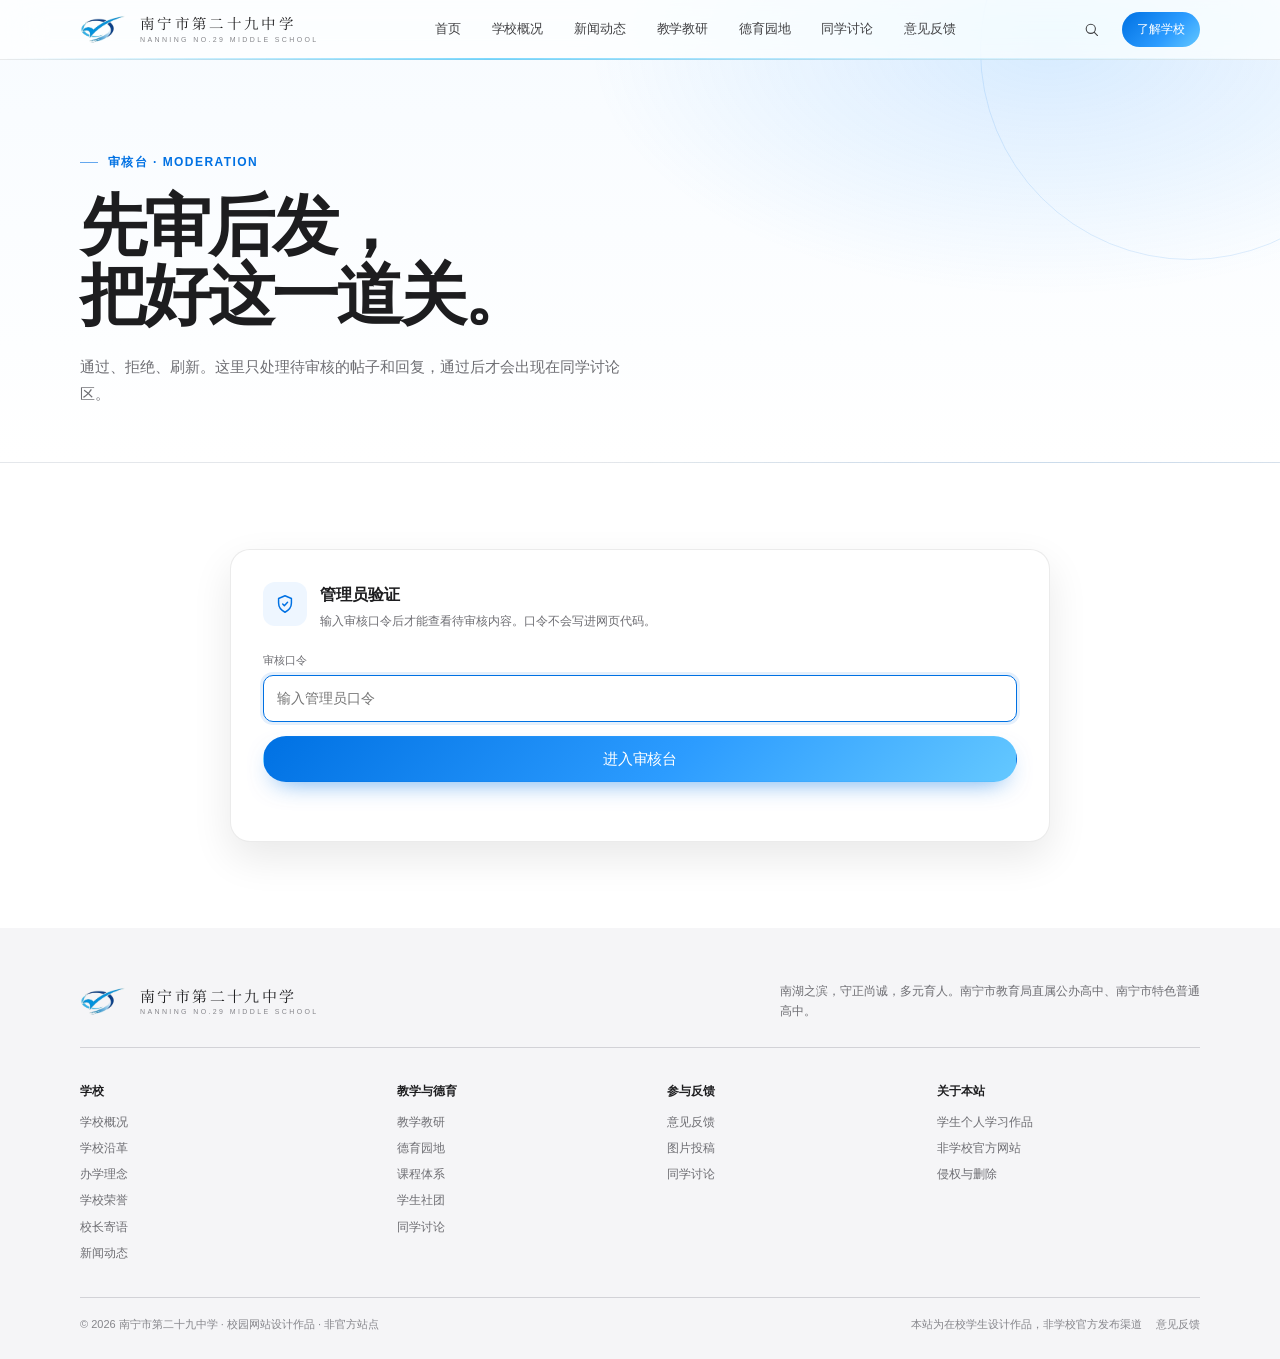
<file: community-admin.html>
<!DOCTYPE html>
<html lang="zh-CN">
<head>
<meta charset="utf-8">
<meta name="viewport" content="width=device-width, initial-scale=1">
<title>讨论区审核台｜南宁市第二十九中学</title>
<meta name="description" content="同学讨论区管理员审核台。">
<meta name="theme-color" content="#ffffff">
<meta name="format-detection" content="telephone=no">
<meta name="robots" content="noindex, nofollow">
<meta property="og:type" content="website">
<meta property="og:title" content="讨论区审核台｜南宁市第二十九中学">
<meta property="og:description" content="同学讨论区管理员审核台。">
<meta property="og:site_name" content="南宁市第二十九中学">
<link rel="icon" href="assets/img/favicon.png" sizes="64x64">
<link rel="apple-touch-icon" href="assets/img/apple-touch-icon.png">
<link rel="stylesheet" href="assets/css/main.css?v=20261123-4">
<script>document.documentElement.classList.add('js');</script>
</head>
<body class="">
<a class="skip-link" href="#main">跳到主要内容</a>
<div class="scroll-progress" aria-hidden="true"><span></span></div>
<header class="site-head" data-head>
  <div class="head-inner container">
    <a class="brand" href="index.html" aria-label="南宁市第二十九中学 首页">
      <span class="brand-mark"><img src="assets/img/logo-mark.png" alt=""></span>
      <span class="brand-text">
        <strong>南宁市第二十九中学</strong>
        <em>Nanning No.29 Middle School</em>
      </span>
    </a>
    <nav class="nav-main" aria-label="主导航">
      <a href="index.html">首页</a><a href="about.html">学校概况</a><a href="news.html">新闻动态</a><a href="teaching.html">教学教研</a><a href="moral.html">德育园地</a><a href="community.html">同学讨论</a><a href="feedback.html">意见反馈</a>
    </nav>
    <div class="head-tools">
      <button class="icon-btn" type="button" data-search-open aria-label="站内搜索">
        <svg viewBox="0 0 24 24" fill="none" stroke="currentColor" stroke-width="1.5" stroke-linecap="round" aria-hidden="true"><circle cx="11" cy="11" r="6.5"/><path d="M16 16l4.5 4.5"/></svg>
      </button>
      <a class="head-cta" href="about.html">了解学校</a>
      <button class="menu-btn" type="button" aria-label="打开菜单" aria-controls="drawer" aria-expanded="false">
        <span></span>
      </button>
    </div>
  </div>
</header>

<aside class="nav-drawer" id="drawer" aria-hidden="true" aria-label="移动端导航">
  <nav class="drawer-nav" aria-label="移动端主导航">
    <a href="index.html"><span>01</span>首页</a><a href="about.html"><span>02</span>学校概况</a><a href="news.html"><span>03</span>新闻动态</a><a href="teaching.html"><span>04</span>教学教研</a><a href="moral.html"><span>05</span>德育园地</a><a href="community.html"><span>06</span>同学讨论</a><a href="feedback.html"><span>07</span>意见反馈</a>
  </nav>
  <div class="drawer-foot">
    <a class="btn btn--primary" href="about.html">了解学校</a>
    <p>本站为在校学生设计作品<br>非学校官方发布渠道</p>
  </div>
</aside>

<div class="search-panel" role="dialog" aria-modal="true" aria-label="站内搜索" aria-hidden="true">
  <div class="search-inner">
    <div class="search-top">
      <span>Search / 站内搜索</span>
      <button class="search-close" type="button">关闭 ESC <svg viewBox="0 0 24 24" fill="none" stroke="currentColor" stroke-width="1.5" stroke-linecap="round" aria-hidden="true"><path d="M6 6l12 12M18 6L6 18"/></svg></button>
    </div>
    <div class="search-field">
      <svg viewBox="0 0 24 24" fill="none" stroke="currentColor" stroke-width="1.5" stroke-linecap="round" aria-hidden="true"><circle cx="11" cy="11" r="6.5"/><path d="M16 16l4.5 4.5"/></svg>
      <input type="search" placeholder="搜索新闻、校园生活、反馈…" aria-label="输入搜索关键词" autocomplete="off">
    </div>
    <p class="search-hint"></p>
    <div class="search-results"></div>
  </div>
</div>
<main id="main">
<section class="community-hero admin-hero">
  <div class="container community-hero__inner">
    <div class="community-hero__copy">
      <p class="eyebrow">审核台 · MODERATION</p>
      <h1 class="h1">先审后发，<br>把好这一道关。</h1>
      <p class="community-hero__desc">通过、拒绝、刷新。这里只处理待审核的帖子和回复，通过后才会出现在同学讨论区。</p>
    </div>
  </div>
</section>

<section class="section section--tight">
  <div class="container admin-wrap">
    <form class="admin-login" id="admin-login">
      <div class="admin-login__head">
        <span class="admin-shield" aria-hidden="true">
          <svg viewBox="0 0 24 24" fill="none" stroke="currentColor" stroke-width="1.6" stroke-linecap="round" stroke-linejoin="round"><path d="M12 3l7 3v5c0 4.5-3 8-7 10-4-2-7-5.5-7-10V6l7-3Z"/><path d="M9.5 12l1.8 1.8 3.5-3.8"/></svg>
        </span>
        <div>
          <strong>管理员验证</strong>
          <p>输入审核口令后才能查看待审核内容。口令不会写进网页代码。</p>
        </div>
      </div>
      <label class="admin-field">
        <span>审核口令</span>
        <input id="admin-pass" type="password" autocomplete="current-password" required placeholder="输入管理员口令">
      </label>
      <button class="btn btn--primary admin-submit" type="submit">进入审核台</button>
      <p class="admin-hint" id="admin-hint"></p>
    </form>

    <div class="admin-panel" id="admin-panel" hidden>
      <div class="admin-tabs" role="tablist" aria-label="审核台分区">
        <button type="button" class="is-active" data-admin-tab="pending" aria-pressed="true">待审核 <span id="tab-pending-count">0</span></button>
        <button type="button" data-admin-tab="posts" aria-pressed="false">帖子管理 <span id="tab-posts-count">0</span></button>
        <button type="button" data-admin-tab="feedback" aria-pressed="false">意见反馈 <span id="tab-feedback-count">0</span></button>
        <button type="button" data-admin-tab="photos" aria-pressed="false">图片投稿 <span id="tab-photos-count">0</span></button>
        <button type="button" data-admin-tab="compose" aria-pressed="false">发布信息</button>
      </div>

      <div class="admin-pane" data-admin-panel="pending">
        <div class="admin-bar">
          <div>
            <span class="admin-bar__kicker">待审核</span>
            <strong id="admin-count">0</strong>
          </div>
          <div class="admin-bar__actions">
            <button type="button" id="admin-refresh">刷新</button>
            <button type="button" id="admin-logout">退出</button>
          </div>
        </div>
        <div class="admin-list" id="admin-list"></div>
        <div class="admin-empty" id="admin-empty" hidden>
          <strong>现在没有待审核内容。</strong>
          <p>同学提交的新帖、回复和意见反馈会出现在这里。</p>
        </div>
      </div>

      <div class="admin-pane" data-admin-panel="posts" hidden>
        <div class="admin-bar">
          <div>
            <span class="admin-bar__kicker">已通过帖子</span>
            <strong id="admin-posts-count">0</strong>
          </div>
          <div class="admin-bar__actions">
            <button type="button" id="admin-posts-refresh">刷新</button>
          </div>
        </div>
        <div class="admin-list" id="admin-posts-list"></div>
        <div class="admin-empty" id="admin-posts-empty" hidden>
          <strong>还没有通过审核的帖子。</strong>
          <p>审核通过后，帖子会出现在这里，可以随时删除。</p>
        </div>
      </div>

      <div class="admin-pane" data-admin-panel="feedback" hidden>
        <div class="admin-bar">
          <div>
            <span class="admin-bar__kicker">意见反馈</span>
            <strong id="admin-feedback-count">0</strong>
          </div>
          <div class="admin-bar__actions">
            <button type="button" id="admin-feedback-refresh">刷新</button>
          </div>
        </div>
        <div class="admin-list" id="admin-feedback-list"></div>
        <div class="admin-empty" id="admin-feedback-empty" hidden>
          <strong>还没有新的意见反馈。</strong>
          <p>同学提交的意见、纠错和版权问题会出现在这里。</p>
        </div>
      </div>

      <div class="admin-pane" data-admin-panel="photos" hidden>
        <div class="admin-bar">
          <div>
            <span class="admin-bar__kicker">图片投稿</span>
            <strong id="admin-photos-count">0</strong>
          </div>
          <div class="admin-bar__actions">
            <button type="button" id="admin-photos-refresh">刷新</button>
          </div>
        </div>
        <p class="admin-photo-tip">这里看到的是投稿预览；点“下载原图”拿到未经压缩的原始文件。</p>
        <div class="admin-photo-list" id="admin-photo-list"></div>
        <div class="admin-empty" id="admin-photo-empty" hidden>
          <strong>还没有图片投稿。</strong>
          <p>学生提交的原图会出现在这里。</p>
        </div>
      </div>

      <div class="admin-pane" data-admin-panel="compose" hidden>
        <form class="admin-compose" id="admin-compose-form">
          <h2>以网站管理员身份发布</h2>
          <p>发布后立即公开，显示“网站管理员 / 网站公告”标识。适合活动通知、网站说明和需要统一告知的信息。</p>
          <label class="admin-field"><span>标题</span><input id="admin-post-title" type="text" maxlength="60" placeholder="一句话说明这条信息"></label>
          <label class="admin-field"><span>分类</span>
            <select id="admin-post-category">
              <option value="校园日常">校园日常</option>
              <option value="学习互助">学习互助</option>
              <option value="社团活动">社团活动</option>
              <option value="失物招领">失物招领</option>
              <option value="意见建议">意见建议</option>
            </select>
          </label>
          <label class="admin-field"><span>内容</span><textarea id="admin-post-content" maxlength="800" placeholder="写清楚要告诉同学们的事情"></textarea></label>
          <label class="admin-check"><input type="checkbox" id="admin-post-pinned"> 置顶这条信息（显示在讨论区顶部）</label>
          <button class="btn btn--primary admin-submit" type="submit" id="admin-post-submit">发布信息</button>
          <p class="admin-hint" id="admin-post-hint"></p>
        </form>
      </div>
    </div>
  </div>
</section>

</main>
<footer class="site-foot">
  <div class="container">
    <div class="foot-top">
      <a class="brand" href="index.html" aria-label="南宁市第二十九中学 首页">
        <span class="brand-mark"><img src="assets/img/logo-mark.png" alt=""></span>
        <span class="brand-text">
          <strong>南宁市第二十九中学</strong>
          <em>Nanning No.29 Middle School</em>
        </span>
      </a>
      <p>南湖之滨，守正尚诚，多元育人。南宁市教育局直属公办高中、南宁市特色普通高中。</p>
    </div>
    <div class="foot-main">
      <div class="foot-col">
        <h3>学校</h3>
        <ul>
          <li><a href="about.html">学校概况</a></li>
          <li><a href="about.html#history">学校沿革</a></li>
          <li><a href="about.html">办学理念</a></li>
          <li><a href="about.html">学校荣誉</a></li>
          <li><a href="about.html#principal">校长寄语</a></li>
          <li><a href="news.html">新闻动态</a></li>
        </ul>
      </div>
      <div class="foot-col">
        <h3>教学与德育</h3>
        <ul>
          <li><a href="teaching.html">教学教研</a></li>
          <li><a href="moral.html">德育园地</a></li>
          <li><a href="teaching.html">课程体系</a></li>
          <li><a href="moral.html">学生社团</a></li>
          <li><a href="community.html">同学讨论</a></li>
        </ul>
      </div>
      <div class="foot-col">
        <h3>参与反馈</h3>
        <ul>
          <li><a href="feedback.html">意见反馈</a></li>
          <li><a href="submission.html?v=20261123-3">图片投稿</a></li>
          <li><a href="community.html">同学讨论</a></li>
        </ul>
      </div>
      <div class="foot-col">
        <h3>关于本站</h3>
        <ul>
          <li>学生个人学习作品</li>
          <li>非学校官方网站</li>
          <li><a href="feedback.html">侵权与删除</a></li>
        </ul>
      </div>
    </div>
    <div class="foot-bottom">
      <p>© <span data-year>2026</span> 南宁市第二十九中学 · 校园网站设计作品 · 非官方站点</p>
      <div class="links">
        <span>本站为在校学生设计作品，非学校官方发布渠道</span>
        <a href="feedback.html">意见反馈</a>
      </div>
    </div>
  </div>
</footer>

<button class="to-top" type="button" aria-label="回到顶部"><svg viewBox="0 0 24 24" fill="none" stroke="currentColor" stroke-width="1.5" stroke-linecap="round" stroke-linejoin="round" aria-hidden="true"><path d="M12 20V5M6 11l6-6 6 6"/></svg></button>
<div class="toast" role="status" aria-live="polite"></div>
<script src="assets/js/search-index.js?v=20261123-4"></script>
<script src="assets/js/community-admin.js?v=20261123-4"></script>
<script src="assets/js/main.js?v=20261123-4"></script>
</body>
</html>
</file>
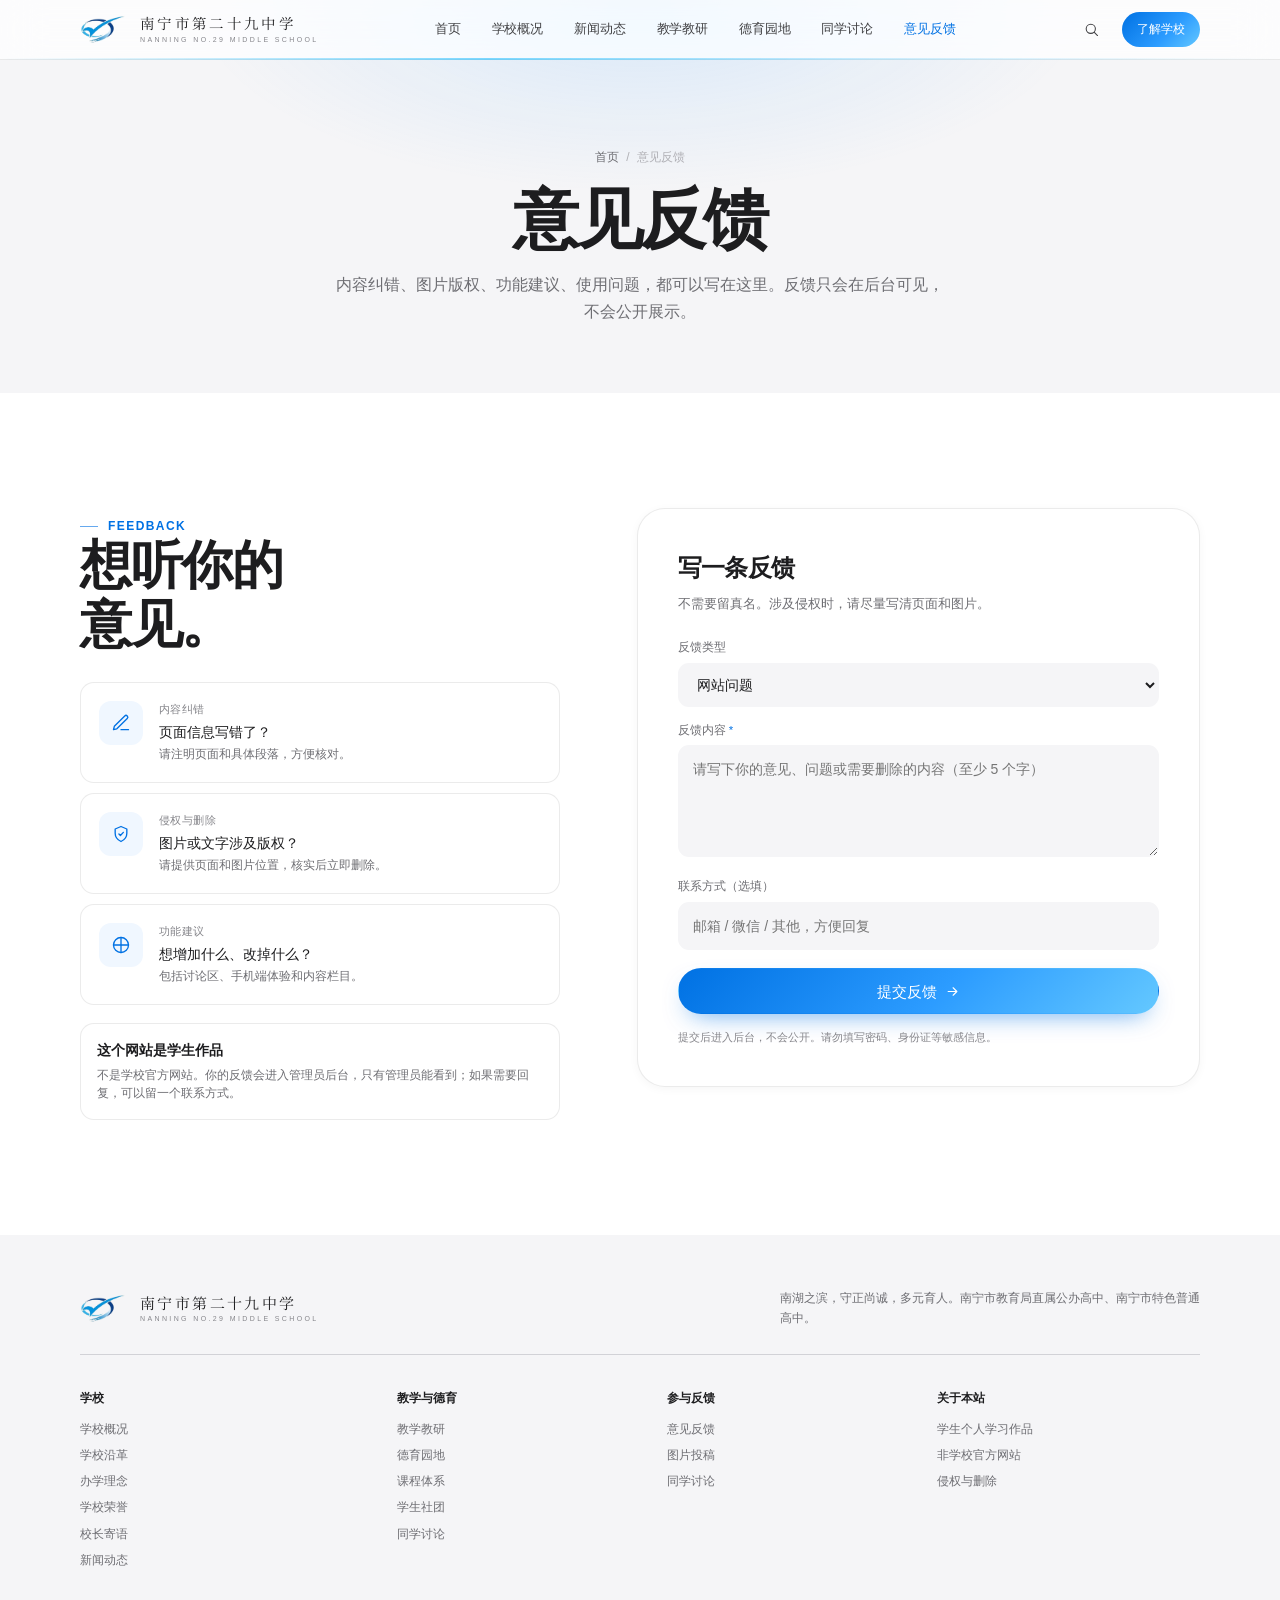
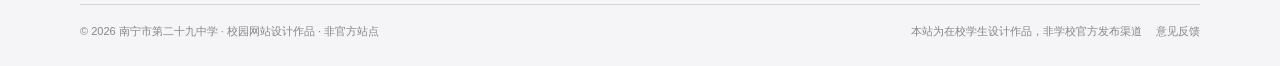
<file: feedback.html>
<!DOCTYPE html>
<html lang="zh-CN">
<head>
<meta charset="utf-8">
<meta name="viewport" content="width=device-width, initial-scale=1">
<meta name="robots" content="noindex, nofollow">
<title>意见反馈｜南宁市第二十九中学</title>
<meta name="description" content="对网站内容、图片版权、功能体验提出意见与建议；反馈只在后台可见。">
<meta name="theme-color" content="#ffffff">
<meta name="format-detection" content="telephone=no">

<meta property="og:type" content="website">
<meta property="og:title" content="意见反馈｜南宁市第二十九中学">
<meta property="og:description" content="对网站内容、图片版权、功能体验提出意见与建议；反馈只在后台可见。">
<meta property="og:site_name" content="南宁市第二十九中学">
<link rel="icon" href="assets/img/favicon.png" sizes="64x64">
<link rel="apple-touch-icon" href="assets/img/apple-touch-icon.png">
<link rel="stylesheet" href="assets/css/main.css?v=20261123-4">
<script>document.documentElement.classList.add('js');</script>
</head>
<body class="">
<a class="skip-link" href="#main">跳到主要内容</a>
<div class="scroll-progress" aria-hidden="true"><span></span></div>
<header class="site-head" data-head>
  <div class="head-inner container">
    <a class="brand" href="index.html" aria-label="南宁市第二十九中学 首页">
      <span class="brand-mark"><img src="assets/img/logo-mark.png" alt=""></span>
      <span class="brand-text">
        <strong>南宁市第二十九中学</strong>
        <em>Nanning No.29 Middle School</em>
      </span>
    </a>
    <nav class="nav-main" aria-label="主导航">
      <a href="index.html">首页</a><a href="about.html">学校概况</a><a href="news.html">新闻动态</a><a href="teaching.html">教学教研</a><a href="moral.html">德育园地</a><a href="community.html">同学讨论</a><a href="feedback.html" aria-current="page">意见反馈</a>
    </nav>
    <div class="head-tools">
      <button class="icon-btn" type="button" data-search-open aria-label="站内搜索">
        <svg viewBox="0 0 24 24" fill="none" stroke="currentColor" stroke-width="1.5" stroke-linecap="round" aria-hidden="true"><circle cx="11" cy="11" r="6.5"/><path d="M16 16l4.5 4.5"/></svg>
      </button>
      <a class="head-cta" href="about.html">了解学校</a>
      <button class="menu-btn" type="button" aria-label="打开菜单" aria-controls="drawer" aria-expanded="false">
        <span></span>
      </button>
    </div>
  </div>
</header>

<aside class="nav-drawer" id="drawer" aria-hidden="true" aria-label="移动端导航">
  <nav class="drawer-nav" aria-label="移动端主导航">
    <a href="index.html"><span>01</span>首页</a><a href="about.html"><span>02</span>学校概况</a><a href="news.html"><span>03</span>新闻动态</a><a href="teaching.html"><span>04</span>教学教研</a><a href="moral.html"><span>05</span>德育园地</a><a href="community.html"><span>06</span>同学讨论</a><a href="feedback.html" aria-current="page"><span>07</span>意见反馈</a>
  </nav>
  <div class="drawer-foot">
    <a class="btn btn--primary" href="about.html">了解学校</a>
    <p>本站为在校学生设计作品<br>非学校官方发布渠道</p>
  </div>
</aside>

<div class="search-panel" role="dialog" aria-modal="true" aria-label="站内搜索" aria-hidden="true">
  <div class="search-inner">
    <div class="search-top">
      <span>Search / 站内搜索</span>
      <button class="search-close" type="button">关闭 ESC <svg viewBox="0 0 24 24" fill="none" stroke="currentColor" stroke-width="1.5" stroke-linecap="round" aria-hidden="true"><path d="M6 6l12 12M18 6L6 18"/></svg></button>
    </div>
    <div class="search-field">
      <svg viewBox="0 0 24 24" fill="none" stroke="currentColor" stroke-width="1.5" stroke-linecap="round" aria-hidden="true"><circle cx="11" cy="11" r="6.5"/><path d="M16 16l4.5 4.5"/></svg>
      <input type="search" placeholder="搜索新闻、校园生活、反馈…" aria-label="输入搜索关键词" autocomplete="off">
    </div>
    <p class="search-hint"></p>
    <div class="search-results"></div>
  </div>
</div>
<main id="main">
<section class="page-hero">
  <div class="container">
    <nav class="crumbs" aria-label="面包屑">
      <a href="index.html">首页</a><span>/</span><span>意见反馈</span>
    </nav>
    <h1>意见反馈</h1>
    <p class="page-hero__lede">
      内容纠错、图片版权、功能建议、使用问题，都可以写在这里。反馈只会在后台可见，不会公开展示。
    </p>
  </div>
</section>

<section class="section">
  <div class="container contact-grid">
    <div class="reveal">
      <p class="eyebrow">Feedback</p>
      <h2 class="h2">想听你的<br>意见。</h2>

      <div class="contact-list">
        <div class="contact-item">
          <span class="contact-item__icon" aria-hidden="true">
            <svg viewBox="0 0 24 24" fill="none" stroke="currentColor" stroke-width="1.6" stroke-linecap="round" stroke-linejoin="round"><path d="M12 20h9"/><path d="M16.5 3.5a2.1 2.1 0 0 1 3 3L7 19l-4 1 1-4Z"/></svg>
          </span>
          <div>
            <span class="contact-item__label">内容纠错</span>
            <div class="contact-item__value">页面信息写错了？<small>请注明页面和具体段落，方便核对。</small></div>
          </div>
        </div>
        <div class="contact-item">
          <span class="contact-item__icon" aria-hidden="true">
            <svg viewBox="0 0 24 24" fill="none" stroke="currentColor" stroke-width="1.6" stroke-linecap="round" stroke-linejoin="round"><path d="M12 3l7 3v5c0 4.5-3 8-7 10-4-2-7-5.5-7-10V6l7-3Z"/><path d="M9.5 12l1.8 1.8 3.5-3.8"/></svg>
          </span>
          <div>
            <span class="contact-item__label">侵权与删除</span>
            <div class="contact-item__value">图片或文字涉及版权？<small>请提供页面和图片位置，核实后立即删除。</small></div>
          </div>
        </div>
        <div class="contact-item">
          <span class="contact-item__icon" aria-hidden="true">
            <svg viewBox="0 0 24 24" fill="none" stroke="currentColor" stroke-width="1.6" stroke-linecap="round" stroke-linejoin="round"><path d="M12 3v18M3 12h18"/><circle cx="12" cy="12" r="9"/></svg>
          </span>
          <div>
            <span class="contact-item__label">功能建议</span>
            <div class="contact-item__value">想增加什么、改掉什么？<small>包括讨论区、手机端体验和内容栏目。</small></div>
          </div>
        </div>
      </div>

      <div class="qr-card reveal">
        <div>
          <strong>这个网站是学生作品</strong>
          <p>不是学校官方网站。你的反馈会进入管理员后台，只有管理员能看到；如果需要回复，可以留一个联系方式。</p>
        </div>
      </div>
    </div>

    <div class="reveal" style="--d:.08s">
      <div class="form-card">
        <h2>写一条反馈</h2>
        <p>不需要留真名。涉及侵权时，请尽量写清页面和图片。</p>
        <form id="feedback-form" novalidate>
          <div class="form-grid">
            <div class="field field--full">
              <label for="f-type">反馈类型</label>
              <select id="f-type" name="type">
                <option value="网站问题">网站问题</option>
                <option value="内容纠错">内容纠错</option>
                <option value="侵权与删除">侵权与删除</option>
                <option value="功能建议">功能建议</option>
                <option value="其他">其他</option>
              </select>
            </div>
            <div class="field field--full">
              <label for="f-msg">反馈内容 <b>*</b></label>
              <textarea id="f-msg" name="message" maxlength="1000" placeholder="请写下你的意见、问题或需要删除的内容（至少 5 个字）"></textarea>
              <span class="err" id="f-msg-err" aria-live="polite"></span>
            </div>
            <div class="field field--full">
              <label for="f-contact">联系方式（选填）</label>
              <input id="f-contact" name="contact" type="text" maxlength="100" placeholder="邮箱 / 微信 / 其他，方便回复">
            </div>
          </div>
          <button class="btn btn--primary btn--block" type="submit" id="feedback-submit">提交反馈
            <svg viewBox="0 0 24 24" fill="none" stroke="currentColor" stroke-width="1.8" stroke-linecap="round" stroke-linejoin="round" aria-hidden="true"><path d="M5 12h14M13 6l6 6-6 6"/></svg>
          </button>
          <p class="form-note">提交后进入后台，不会公开。请勿填写密码、身份证等敏感信息。</p>
          <p class="form-success" id="feedback-success" hidden>已提交，管理员会在后台看到。谢谢你愿意把问题说出来。</p>
        </form>
      </div>
    </div>
  </div>
</section>

</main>
<footer class="site-foot">
  <div class="container">
    <div class="foot-top">
      <a class="brand" href="index.html" aria-label="南宁市第二十九中学 首页">
        <span class="brand-mark"><img src="assets/img/logo-mark.png" alt=""></span>
        <span class="brand-text">
          <strong>南宁市第二十九中学</strong>
          <em>Nanning No.29 Middle School</em>
        </span>
      </a>
      <p>南湖之滨，守正尚诚，多元育人。南宁市教育局直属公办高中、南宁市特色普通高中。</p>
    </div>
    <div class="foot-main">
      <div class="foot-col">
        <h3>学校</h3>
        <ul>
          <li><a href="about.html">学校概况</a></li>
          <li><a href="about.html#history">学校沿革</a></li>
          <li><a href="about.html">办学理念</a></li>
          <li><a href="about.html">学校荣誉</a></li>
          <li><a href="about.html#principal">校长寄语</a></li>
          <li><a href="news.html">新闻动态</a></li>
        </ul>
      </div>
      <div class="foot-col">
        <h3>教学与德育</h3>
        <ul>
          <li><a href="teaching.html">教学教研</a></li>
          <li><a href="moral.html">德育园地</a></li>
          <li><a href="teaching.html">课程体系</a></li>
          <li><a href="moral.html">学生社团</a></li>
          <li><a href="community.html">同学讨论</a></li>
        </ul>
      </div>
      <div class="foot-col">
        <h3>参与反馈</h3>
        <ul>
          <li><a href="feedback.html">意见反馈</a></li>
          <li><a href="submission.html?v=20261123-3">图片投稿</a></li>
          <li><a href="community.html">同学讨论</a></li>
        </ul>
      </div>
      <div class="foot-col">
        <h3>关于本站</h3>
        <ul>
          <li>学生个人学习作品</li>
          <li>非学校官方网站</li>
          <li><a href="feedback.html">侵权与删除</a></li>
        </ul>
      </div>
    </div>
    <div class="foot-bottom">
      <p>© <span data-year>2026</span> 南宁市第二十九中学 · 校园网站设计作品 · 非官方站点</p>
      <div class="links">
        <span>本站为在校学生设计作品，非学校官方发布渠道</span>
        <a href="feedback.html">意见反馈</a>
      </div>
    </div>
  </div>
</footer>

<button class="to-top" type="button" aria-label="回到顶部"><svg viewBox="0 0 24 24" fill="none" stroke="currentColor" stroke-width="1.5" stroke-linecap="round" stroke-linejoin="round" aria-hidden="true"><path d="M12 20V5M6 11l6-6 6 6"/></svg></button>
<div class="toast" role="status" aria-live="polite"></div>
<script src="assets/js/search-index.js?v=20261123-4"></script>
<script src="assets/js/feedback.js?v=20261123-4"></script>
<script src="assets/js/main.js?v=20261123-4"></script>
</body>
</html>
</file>
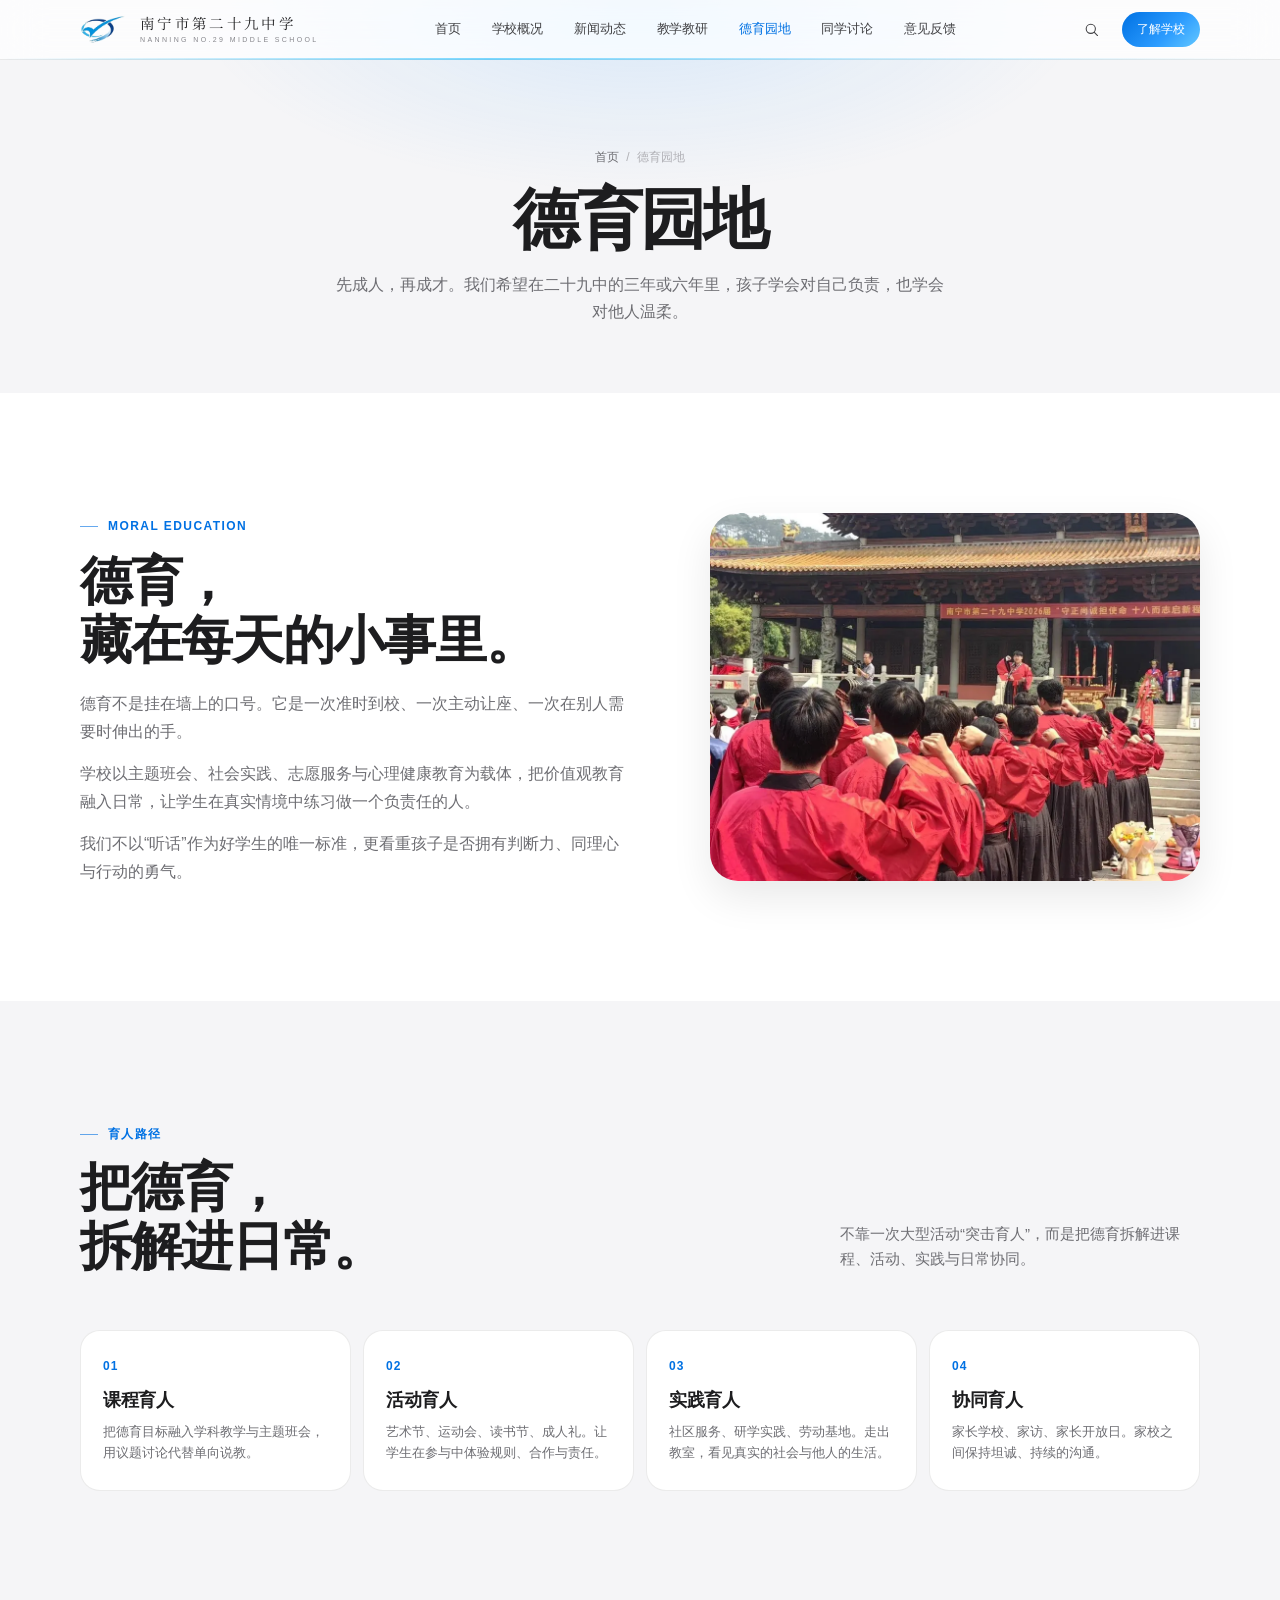
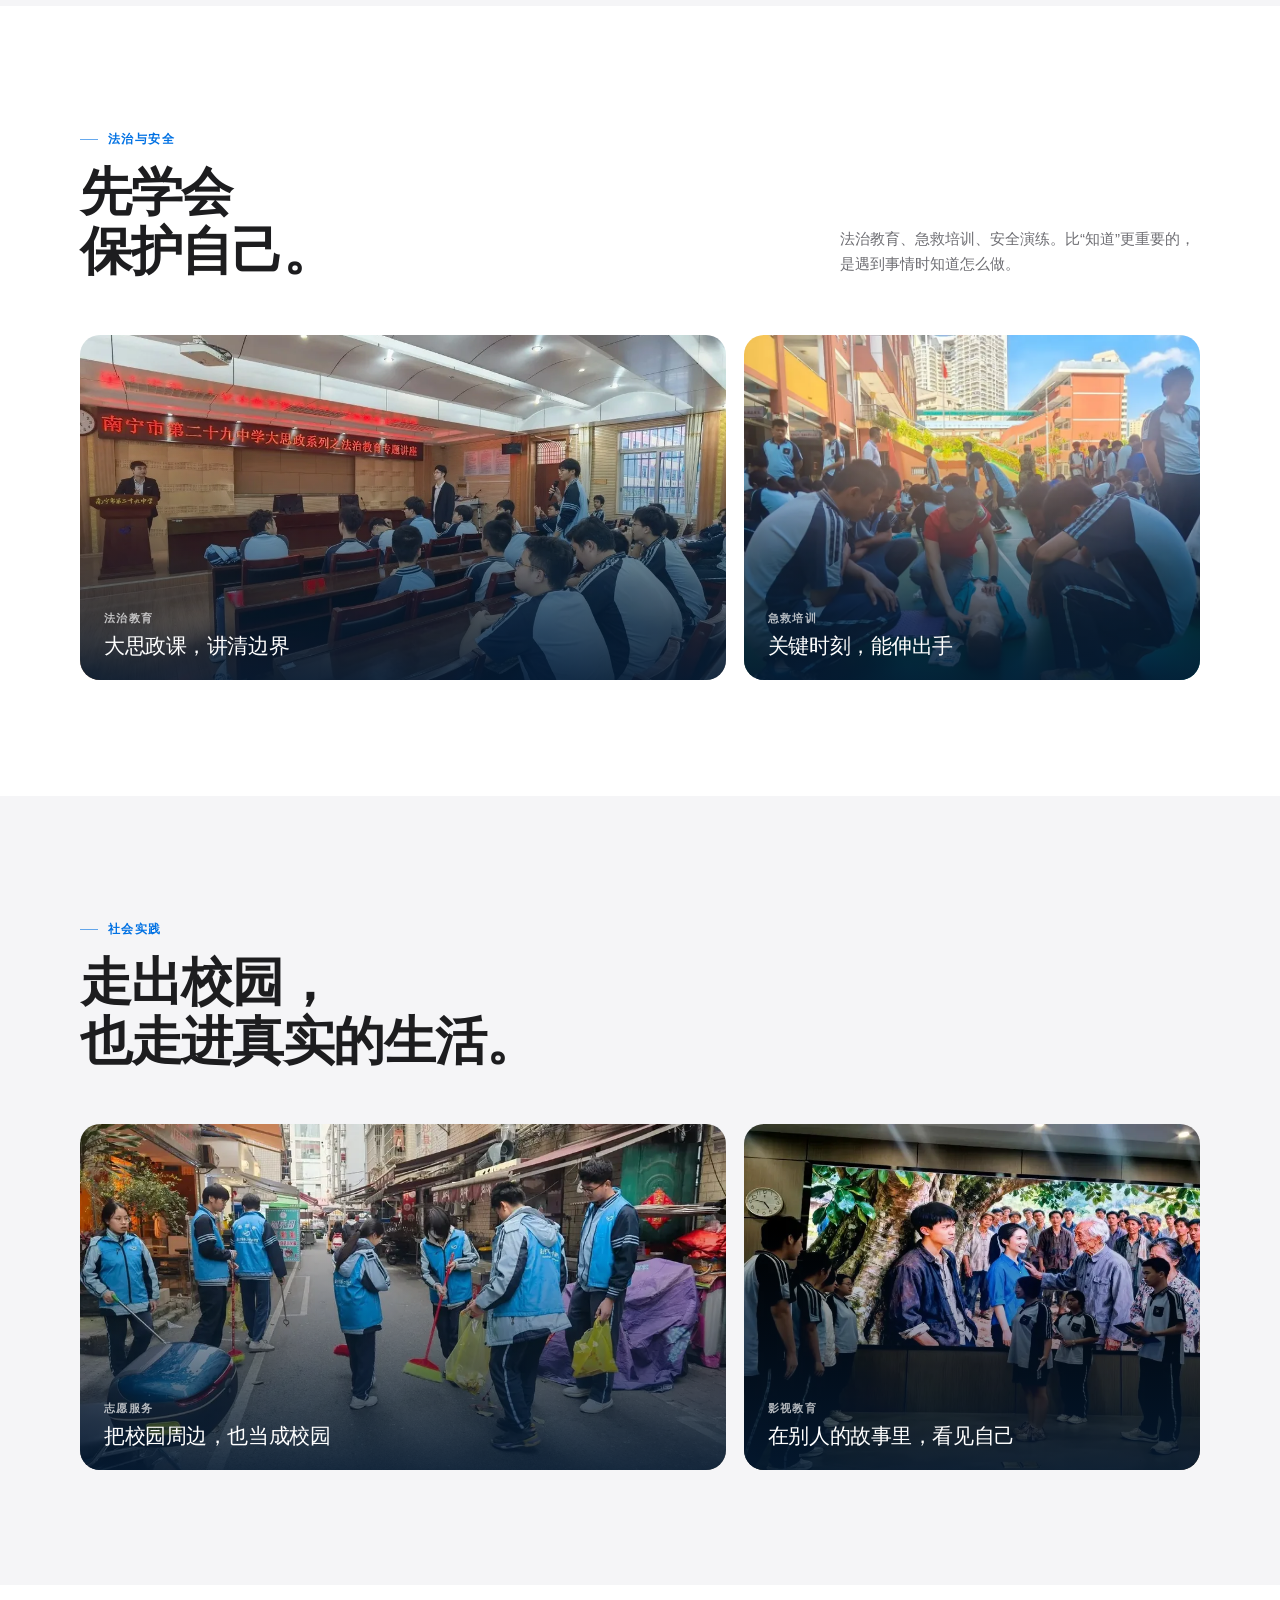
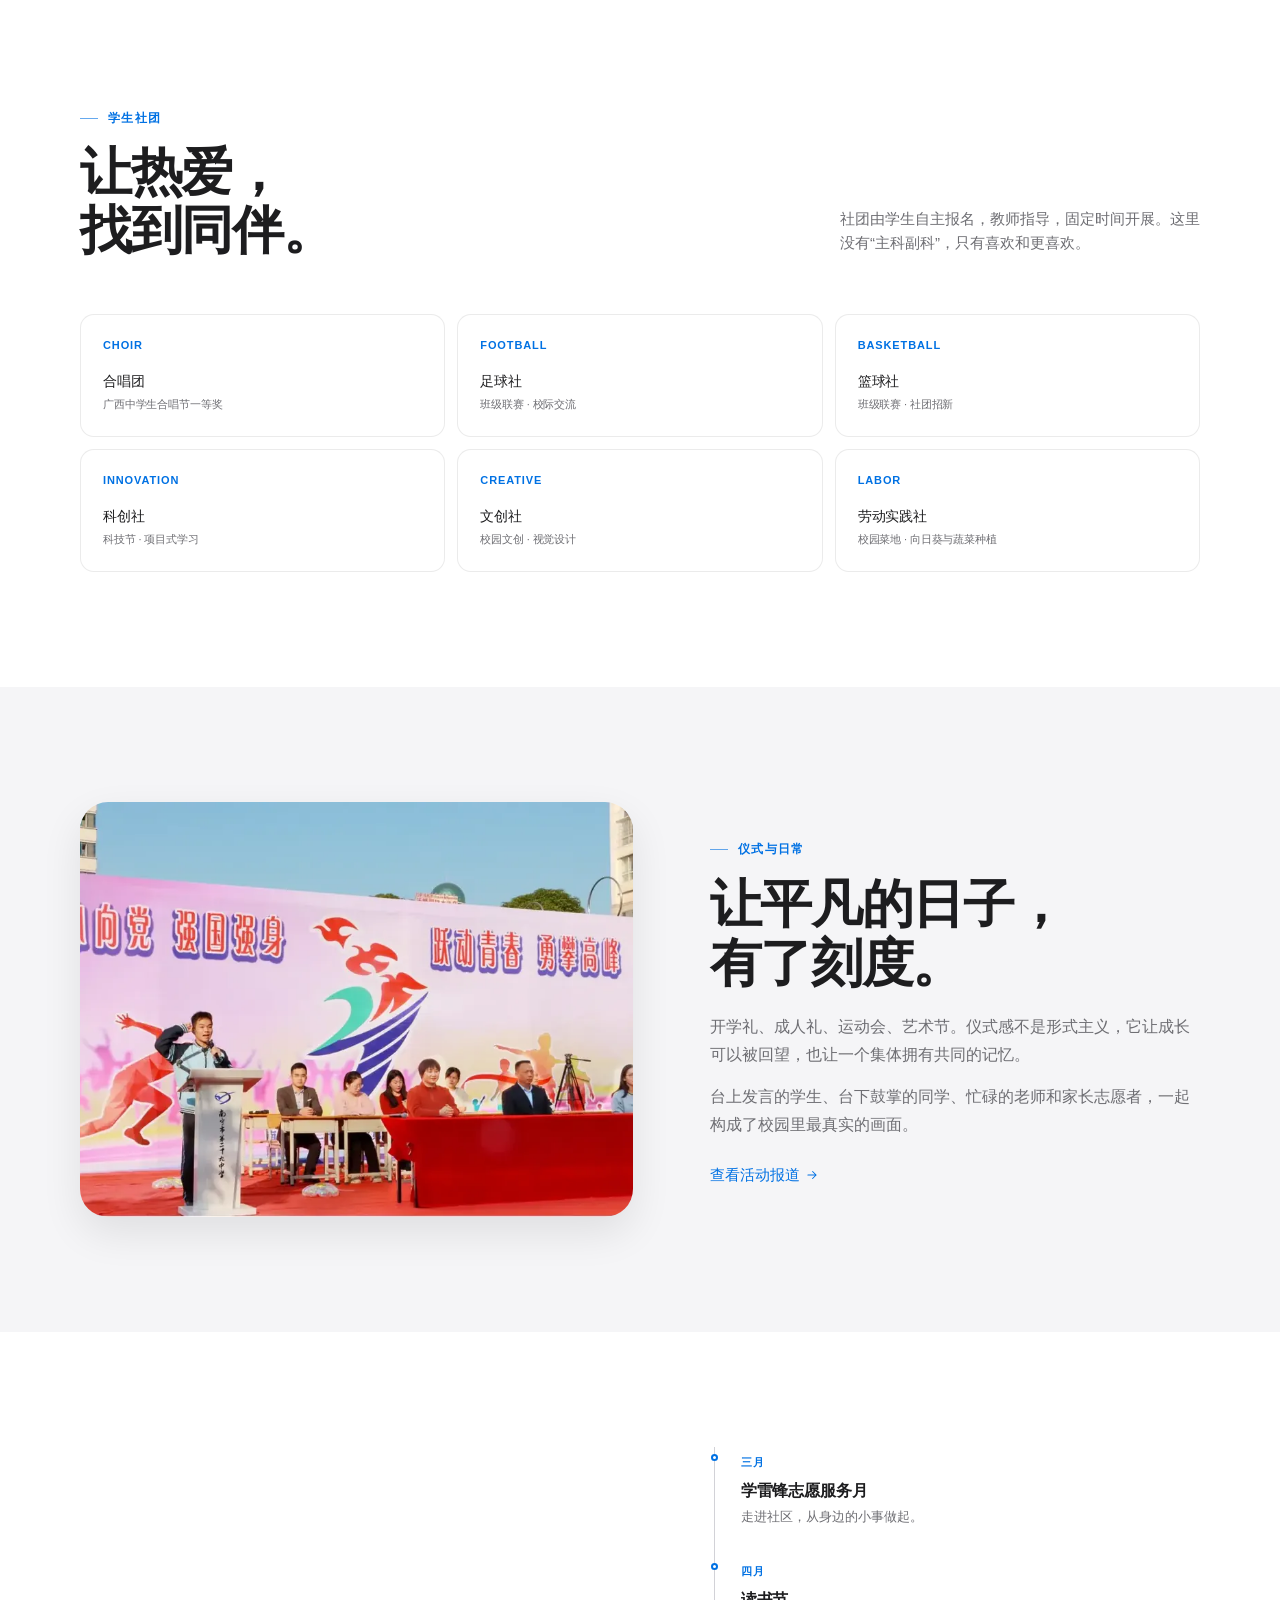
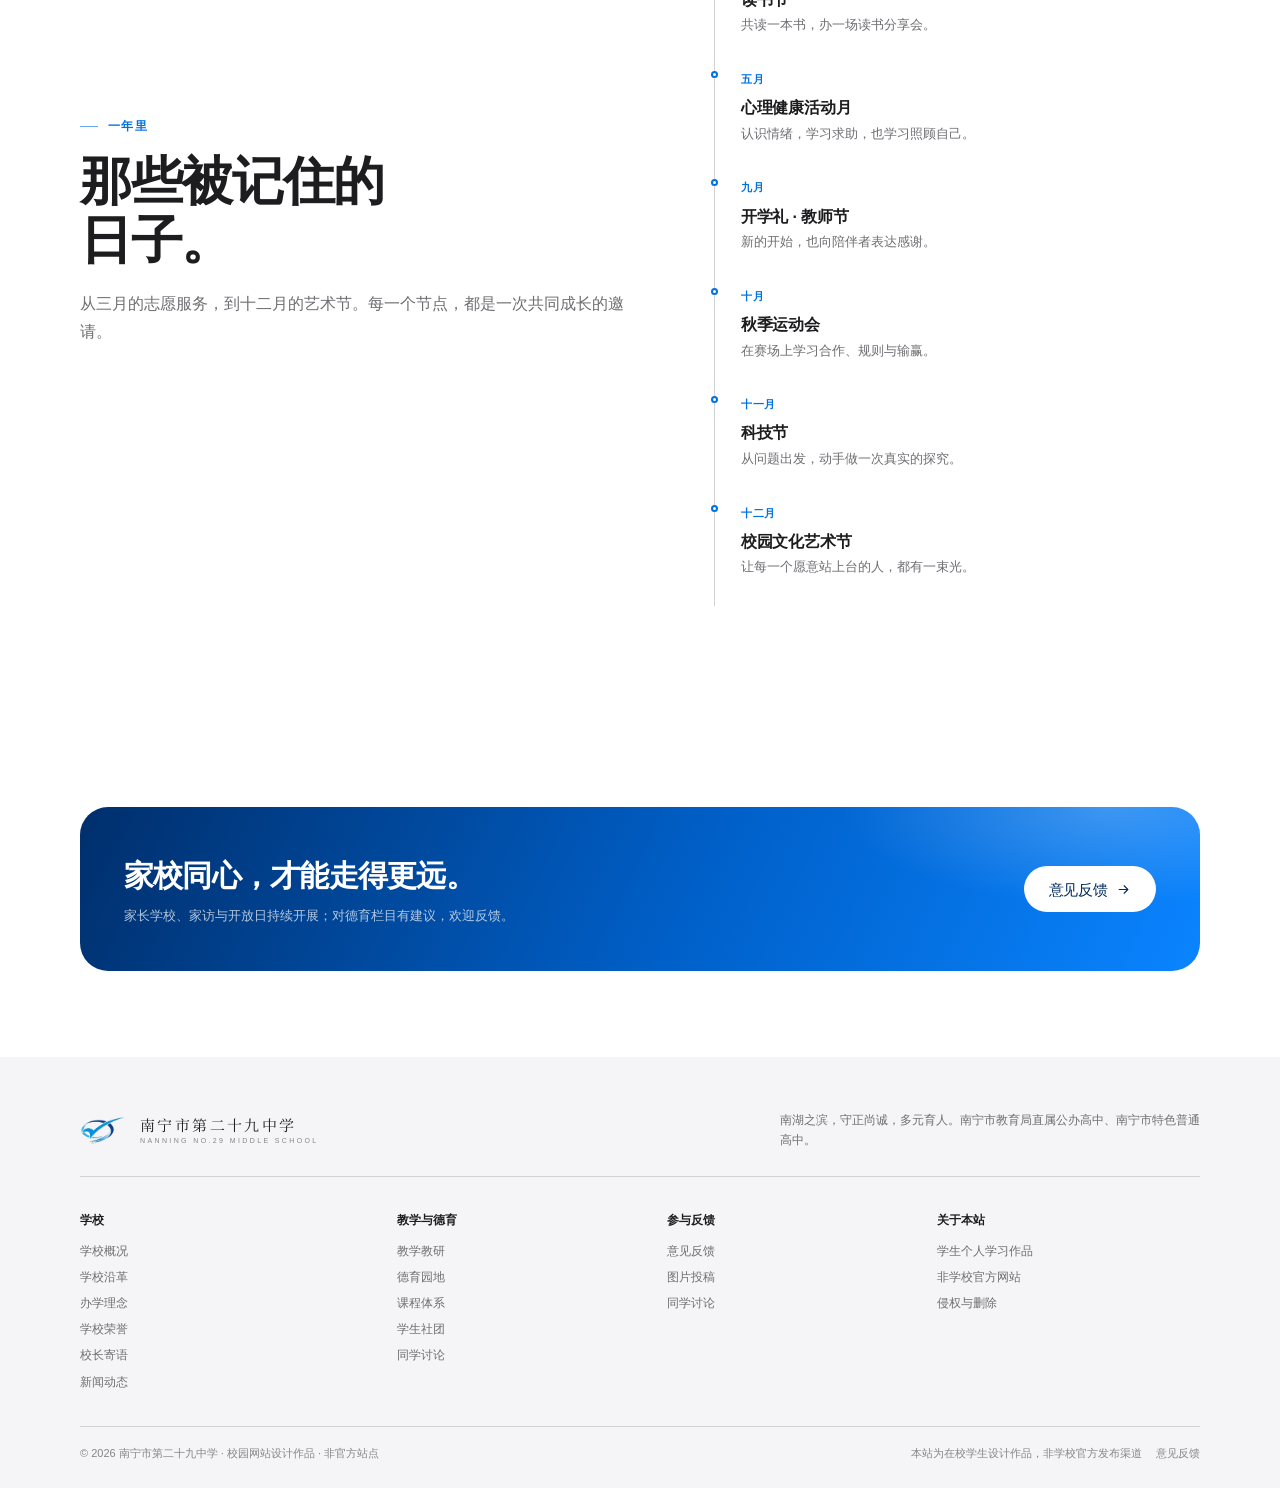
<file: moral.html>
<!DOCTYPE html>
<html lang="zh-CN">
<head>
<meta charset="utf-8">
<meta name="viewport" content="width=device-width, initial-scale=1">
<meta name="robots" content="noindex, nofollow">
<title>德育园地｜南宁市第二十九中学</title>
<meta name="description" content="南宁市第二十九中学德育体系、校园活动、学生社团与家校共育。">
<meta name="theme-color" content="#ffffff">
<meta name="format-detection" content="telephone=no">

<meta property="og:type" content="website">
<meta property="og:title" content="德育园地｜南宁市第二十九中学">
<meta property="og:description" content="南宁市第二十九中学德育体系、校园活动、学生社团与家校共育。">
<meta property="og:site_name" content="南宁市第二十九中学">
<link rel="icon" href="assets/img/favicon.png" sizes="64x64">
<link rel="apple-touch-icon" href="assets/img/apple-touch-icon.png">
<link rel="stylesheet" href="assets/css/main.css?v=20261123-4">
<script>document.documentElement.classList.add('js');</script>
</head>
<body class="">
<a class="skip-link" href="#main">跳到主要内容</a>
<div class="scroll-progress" aria-hidden="true"><span></span></div>
<header class="site-head" data-head>
  <div class="head-inner container">
    <a class="brand" href="index.html" aria-label="南宁市第二十九中学 首页">
      <span class="brand-mark"><img src="assets/img/logo-mark.png" alt=""></span>
      <span class="brand-text">
        <strong>南宁市第二十九中学</strong>
        <em>Nanning No.29 Middle School</em>
      </span>
    </a>
    <nav class="nav-main" aria-label="主导航">
      <a href="index.html">首页</a><a href="about.html">学校概况</a><a href="news.html">新闻动态</a><a href="teaching.html">教学教研</a><a href="moral.html" aria-current="page">德育园地</a><a href="community.html">同学讨论</a><a href="feedback.html">意见反馈</a>
    </nav>
    <div class="head-tools">
      <button class="icon-btn" type="button" data-search-open aria-label="站内搜索">
        <svg viewBox="0 0 24 24" fill="none" stroke="currentColor" stroke-width="1.5" stroke-linecap="round" aria-hidden="true"><circle cx="11" cy="11" r="6.5"/><path d="M16 16l4.5 4.5"/></svg>
      </button>
      <a class="head-cta" href="about.html">了解学校</a>
      <button class="menu-btn" type="button" aria-label="打开菜单" aria-controls="drawer" aria-expanded="false">
        <span></span>
      </button>
    </div>
  </div>
</header>

<aside class="nav-drawer" id="drawer" aria-hidden="true" aria-label="移动端导航">
  <nav class="drawer-nav" aria-label="移动端主导航">
    <a href="index.html"><span>01</span>首页</a><a href="about.html"><span>02</span>学校概况</a><a href="news.html"><span>03</span>新闻动态</a><a href="teaching.html"><span>04</span>教学教研</a><a href="moral.html" aria-current="page"><span>05</span>德育园地</a><a href="community.html"><span>06</span>同学讨论</a><a href="feedback.html"><span>07</span>意见反馈</a>
  </nav>
  <div class="drawer-foot">
    <a class="btn btn--primary" href="about.html">了解学校</a>
    <p>本站为在校学生设计作品<br>非学校官方发布渠道</p>
  </div>
</aside>

<div class="search-panel" role="dialog" aria-modal="true" aria-label="站内搜索" aria-hidden="true">
  <div class="search-inner">
    <div class="search-top">
      <span>Search / 站内搜索</span>
      <button class="search-close" type="button">关闭 ESC <svg viewBox="0 0 24 24" fill="none" stroke="currentColor" stroke-width="1.5" stroke-linecap="round" aria-hidden="true"><path d="M6 6l12 12M18 6L6 18"/></svg></button>
    </div>
    <div class="search-field">
      <svg viewBox="0 0 24 24" fill="none" stroke="currentColor" stroke-width="1.5" stroke-linecap="round" aria-hidden="true"><circle cx="11" cy="11" r="6.5"/><path d="M16 16l4.5 4.5"/></svg>
      <input type="search" placeholder="搜索新闻、校园生活、反馈…" aria-label="输入搜索关键词" autocomplete="off">
    </div>
    <p class="search-hint"></p>
    <div class="search-results"></div>
  </div>
</div>
<main id="main">
<section class="page-hero">
  <div class="container">
    <nav class="crumbs" aria-label="面包屑">
      <a href="index.html">首页</a><span>/</span><span>德育园地</span>
    </nav>
    <h1>德育园地</h1>
    <p class="page-hero__lede">
      先成人，再成才。我们希望在二十九中的三年或六年里，孩子学会对自己负责，也学会对他人温柔。
    </p>
  </div>
</section>

<section class="section">
  <div class="container split split--reverse">
    <div class="copy reveal">
      <p class="eyebrow">Moral education</p>
      <h2 class="h2">德育，<br>藏在每天的小事里。</h2>
      <p class="lede">
        德育不是挂在墙上的口号。它是一次准时到校、一次主动让座、一次在别人需要时伸出的手。
      </p>
      <p class="lede">
        学校以主题班会、社会实践、志愿服务与心理健康教育为载体，把价值观教育融入日常，让学生在真实情境中练习做一个负责任的人。
      </p>
      <p class="lede">
        我们不以“听话”作为好学生的唯一标准，更看重孩子是否拥有判断力、同理心与行动的勇气。
      </p>
    </div>
    <div class="media reveal" style="--d:.08s">
      <img src="assets/img/campus-confucian.webp" alt="南宁市第二十九中学十八岁成人礼，学生行感恩礼" loading="lazy">
    </div>
  </div>
</section>

<section class="section section--alt">
  <div class="container">
    <div class="section-head">
      <div class="reveal">
        <p class="eyebrow">育人路径</p>
        <h2 class="h2">把德育，<br>拆解进日常。</h2>
      </div>
      <p class="section-head__desc reveal" style="--d:.08s">
        不靠一次大型活动“突击育人”，而是把德育拆解进课程、活动、实践与日常协同。
      </p>
    </div>

    <div class="steps">
      <div class="step reveal">
        <h3>课程育人</h3>
        <p>把德育目标融入学科教学与主题班会，用议题讨论代替单向说教。</p>
      </div>
      <div class="step reveal" style="--d:.06s">
        <h3>活动育人</h3>
        <p>艺术节、运动会、读书节、成人礼。让学生在参与中体验规则、合作与责任。</p>
      </div>
      <div class="step reveal" style="--d:.12s">
        <h3>实践育人</h3>
        <p>社区服务、研学实践、劳动基地。走出教室，看见真实的社会与他人的生活。</p>
      </div>
      <div class="step reveal" style="--d:.18s">
        <h3>协同育人</h3>
        <p>家长学校、家访、家长开放日。家校之间保持坦诚、持续的沟通。</p>
      </div>
    </div>
  </div>
</section>

<section class="section">
  <div class="container">
    <div class="section-head">
      <div class="reveal">
        <p class="eyebrow">法治与安全</p>
        <h2 class="h2">先学会<br>保护自己。</h2>
      </div>
      <p class="section-head__desc reveal" style="--d:.08s">
        法治教育、急救培训、安全演练。比“知道”更重要的，是遇到事情时知道怎么做。
      </p>
    </div>
    <div class="photo-grid">
      <figure class="photo-card reveal">
        <img src="assets/img/campus-lecture.webp" alt="南宁市第二十九中学法治教育专题讲座现场" loading="lazy">
        <figcaption class="photo-card__caption"><small>法治教育</small><strong>大思政课，讲清边界</strong></figcaption>
      </figure>
      <figure class="photo-card reveal" style="--d:.08s">
        <img src="assets/img/campus-firstaid.webp" alt="学生在校园里学习心肺复苏急救技能" loading="lazy">
        <figcaption class="photo-card__caption"><small>急救培训</small><strong>关键时刻，能伸出手</strong></figcaption>
      </figure>
    </div>
  </div>
</section>

<section class="section section--alt">
  <div class="container">
    <div class="section-head">
      <div class="reveal">
        <p class="eyebrow">社会实践</p>
        <h2 class="h2">走出校园，<br>也走进真实的生活。</h2>
      </div>
      <p class="section-head__desc reveal" style="--d:.08s">
        志愿服务、影视教育、研学实践。把课堂里的道理，放到真实场景里走一遍。
      </p>
    </div>
    <div class="photo-grid">
      <figure class="photo-card reveal">
        <img src="assets/img/campus-cleanup.webp" alt="学生志愿者在校园周边街道清扫垃圾" loading="lazy">
        <figcaption class="photo-card__caption"><small>志愿服务</small><strong>把校园周边，也当成校园</strong></figcaption>
      </figure>
      <figure class="photo-card reveal" style="--d:.06s">
        <img src="assets/img/campus-film.webp" alt="学生在校园影院观看影片" loading="lazy">
        <figcaption class="photo-card__caption"><small>影视教育</small><strong>在别人的故事里，看见自己</strong></figcaption>
      </figure>
    </div>
  </div>
</section>

<section class="section">
  <div class="container">
    <div class="section-head">
      <div class="reveal">
        <p class="eyebrow">学生社团</p>
        <h2 class="h2">让热爱，<br>找到同伴。</h2>
      </div>
      <p class="section-head__desc reveal" style="--d:.08s">
        社团由学生自主报名，教师指导，固定时间开展。这里没有“主科副科”，只有喜欢和更喜欢。
      </p>
    </div>

    <div class="honor-grid">
      <div class="honor-item reveal"><span>CHOIR</span><p>合唱团<small>广西中学生合唱节一等奖</small></p></div>
      <div class="honor-item reveal" style="--d:.04s"><span>FOOTBALL</span><p>足球社<small>班级联赛 · 校际交流</small></p></div>
      <div class="honor-item reveal" style="--d:.08s"><span>BASKETBALL</span><p>篮球社<small>班级联赛 · 社团招新</small></p></div>
      <div class="honor-item reveal"><span>INNOVATION</span><p>科创社<small>科技节 · 项目式学习</small></p></div>
      <div class="honor-item reveal" style="--d:.04s"><span>CREATIVE</span><p>文创社<small>校园文创 · 视觉设计</small></p></div>
      <div class="honor-item reveal" style="--d:.08s"><span>LABOR</span><p>劳动实践社<small>校园菜地 · 向日葵与蔬菜种植</small></p></div>
    </div>
  </div>
</section>

<section class="section section--alt">
  <div class="container split">
    <div class="media reveal">
      <img src="assets/img/campus-ceremony.webp" alt="南宁市第二十九中学运动会开幕式，学生代表在主席台发言" loading="lazy">
    </div>
    <div class="copy reveal" style="--d:.08s">
      <p class="eyebrow">仪式与日常</p>
      <h2 class="h2">让平凡的日子，<br>有了刻度。</h2>
      <p class="lede">
        开学礼、成人礼、运动会、艺术节。仪式感不是形式主义，它让成长可以被回望，也让一个集体拥有共同的记忆。
      </p>
      <p class="lede">
        台上发言的学生、台下鼓掌的同学、忙碌的老师和家长志愿者，一起构成了校园里最真实的画面。
      </p>
      <a class="text-link" href="news.html">查看活动报道
        <svg viewBox="0 0 24 24" fill="none" stroke="currentColor" stroke-width="1.8" stroke-linecap="round" stroke-linejoin="round" aria-hidden="true"><path d="M5 12h14M13 6l6 6-6 6"/></svg>
      </a>
    </div>
  </div>
</section>

<section class="section">
  <div class="container split">
    <div class="copy reveal">
      <p class="eyebrow">一年里</p>
      <h2 class="h2">那些被记住的<br>日子。</h2>
      <p class="lede">
        从三月的志愿服务，到十二月的艺术节。每一个节点，都是一次共同成长的邀请。
      </p>
    </div>
    <div class="reveal" style="--d:.08s">
      <ol class="timeline">
        <li><time>三月</time><h3>学雷锋志愿服务月</h3><p>走进社区，从身边的小事做起。</p></li>
        <li><time>四月</time><h3>读书节</h3><p>共读一本书，办一场读书分享会。</p></li>
        <li><time>五月</time><h3>心理健康活动月</h3><p>认识情绪，学习求助，也学习照顾自己。</p></li>
        <li><time>九月</time><h3>开学礼 · 教师节</h3><p>新的开始，也向陪伴者表达感谢。</p></li>
        <li><time>十月</time><h3>秋季运动会</h3><p>在赛场上学习合作、规则与输赢。</p></li>
        <li><time>十一月</time><h3>科技节</h3><p>从问题出发，动手做一次真实的探究。</p></li>
        <li><time>十二月</time><h3>校园文化艺术节</h3><p>让每一个愿意站上台的人，都有一束光。</p></li>
      </ol>
    </div>
  </div>
</section>

<section class="section section--tight">
  <div class="container">
    <div class="mini-cta reveal">
      <div>
        <h2>家校同心，才能走得更远。</h2>
        <p>家长学校、家访与开放日持续开展；对德育栏目有建议，欢迎反馈。</p>
      </div>
      <a class="btn btn--white" href="feedback.html">意见反馈
        <svg viewBox="0 0 24 24" fill="none" stroke="currentColor" stroke-width="1.8" stroke-linecap="round" stroke-linejoin="round" aria-hidden="true"><path d="M5 12h14M13 6l6 6-6 6"/></svg>
      </a>
    </div>
  </div>
</section>

</main>
<footer class="site-foot">
  <div class="container">
    <div class="foot-top">
      <a class="brand" href="index.html" aria-label="南宁市第二十九中学 首页">
        <span class="brand-mark"><img src="assets/img/logo-mark.png" alt=""></span>
        <span class="brand-text">
          <strong>南宁市第二十九中学</strong>
          <em>Nanning No.29 Middle School</em>
        </span>
      </a>
      <p>南湖之滨，守正尚诚，多元育人。南宁市教育局直属公办高中、南宁市特色普通高中。</p>
    </div>
    <div class="foot-main">
      <div class="foot-col">
        <h3>学校</h3>
        <ul>
          <li><a href="about.html">学校概况</a></li>
          <li><a href="about.html#history">学校沿革</a></li>
          <li><a href="about.html">办学理念</a></li>
          <li><a href="about.html">学校荣誉</a></li>
          <li><a href="about.html#principal">校长寄语</a></li>
          <li><a href="news.html">新闻动态</a></li>
        </ul>
      </div>
      <div class="foot-col">
        <h3>教学与德育</h3>
        <ul>
          <li><a href="teaching.html">教学教研</a></li>
          <li><a href="moral.html">德育园地</a></li>
          <li><a href="teaching.html">课程体系</a></li>
          <li><a href="moral.html">学生社团</a></li>
          <li><a href="community.html">同学讨论</a></li>
        </ul>
      </div>
      <div class="foot-col">
        <h3>参与反馈</h3>
        <ul>
          <li><a href="feedback.html">意见反馈</a></li>
          <li><a href="submission.html?v=20261123-3">图片投稿</a></li>
          <li><a href="community.html">同学讨论</a></li>
        </ul>
      </div>
      <div class="foot-col">
        <h3>关于本站</h3>
        <ul>
          <li>学生个人学习作品</li>
          <li>非学校官方网站</li>
          <li><a href="feedback.html">侵权与删除</a></li>
        </ul>
      </div>
    </div>
    <div class="foot-bottom">
      <p>© <span data-year>2026</span> 南宁市第二十九中学 · 校园网站设计作品 · 非官方站点</p>
      <div class="links">
        <span>本站为在校学生设计作品，非学校官方发布渠道</span>
        <a href="feedback.html">意见反馈</a>
      </div>
    </div>
  </div>
</footer>

<button class="to-top" type="button" aria-label="回到顶部"><svg viewBox="0 0 24 24" fill="none" stroke="currentColor" stroke-width="1.5" stroke-linecap="round" stroke-linejoin="round" aria-hidden="true"><path d="M12 20V5M6 11l6-6 6 6"/></svg></button>
<div class="toast" role="status" aria-live="polite"></div>
<script src="assets/js/search-index.js?v=20261123-4"></script>

<script src="assets/js/main.js?v=20261123-4"></script>
</body>
</html>
</file>
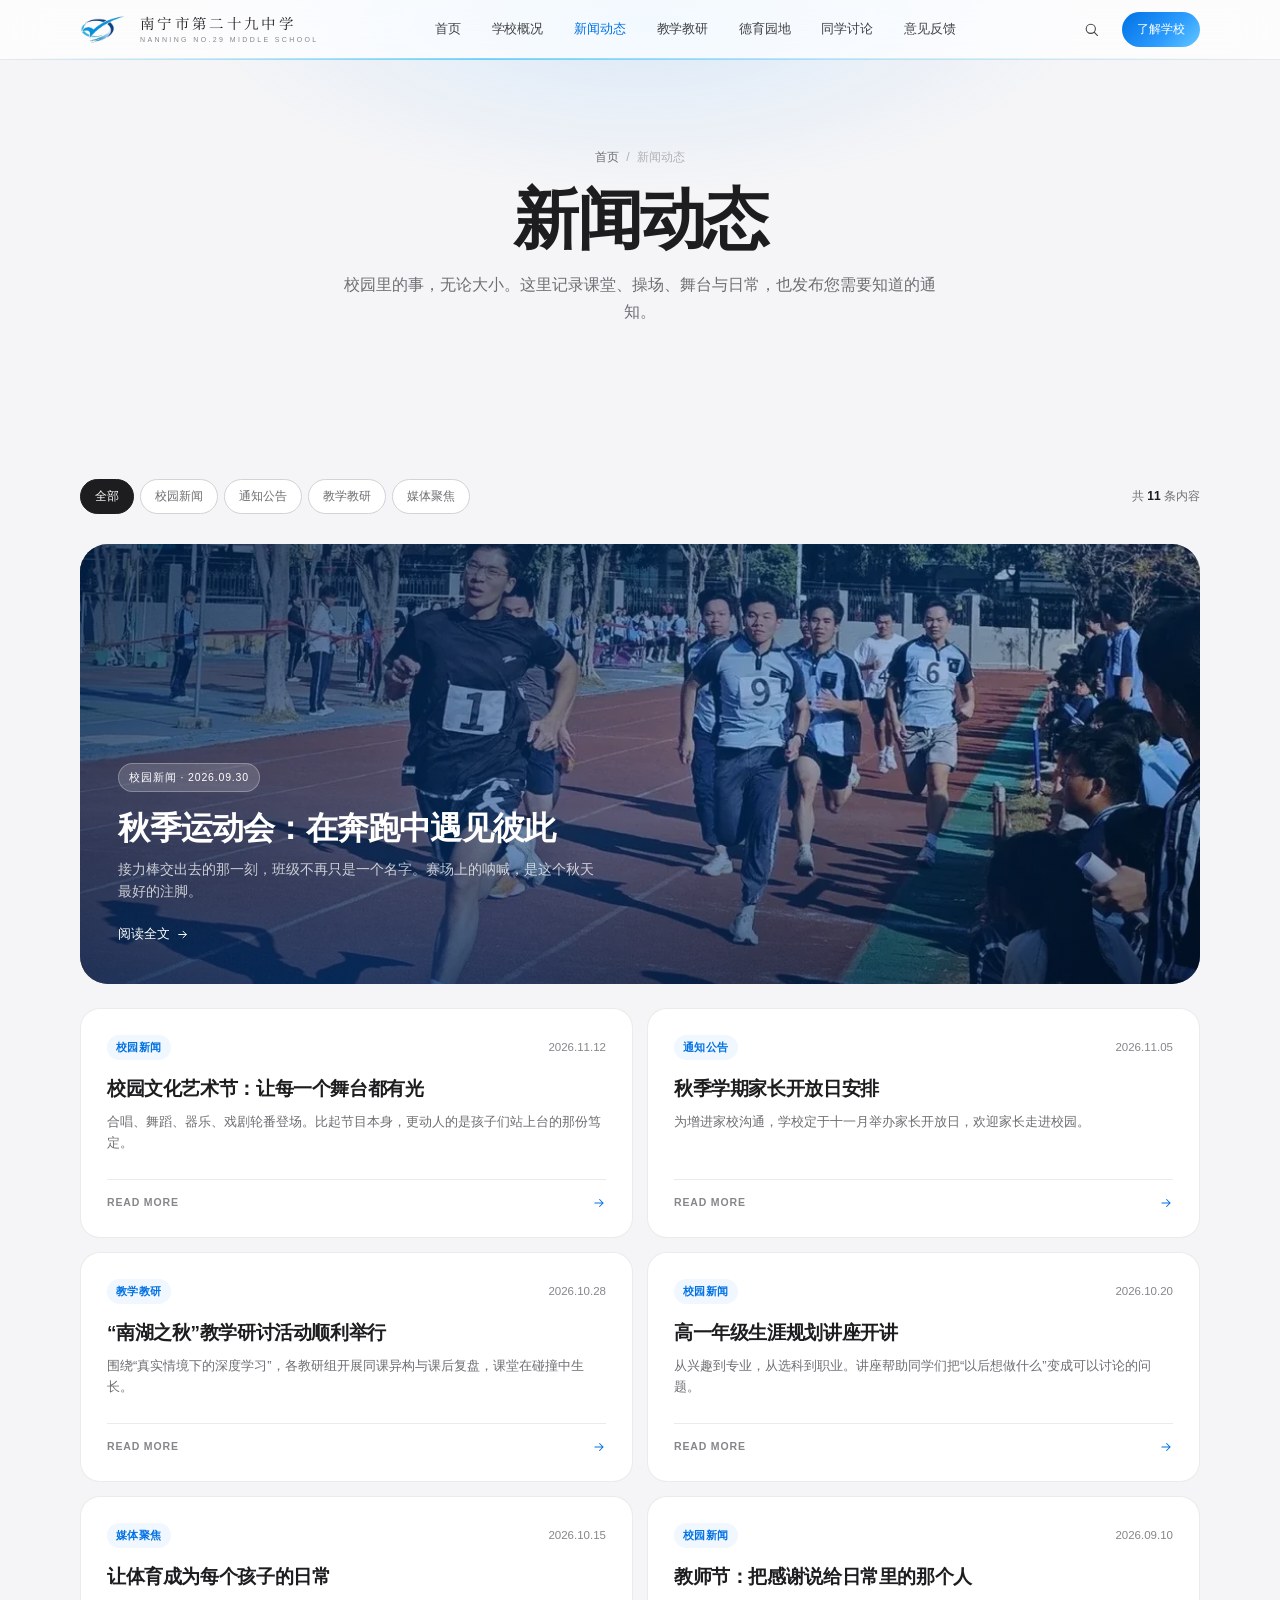
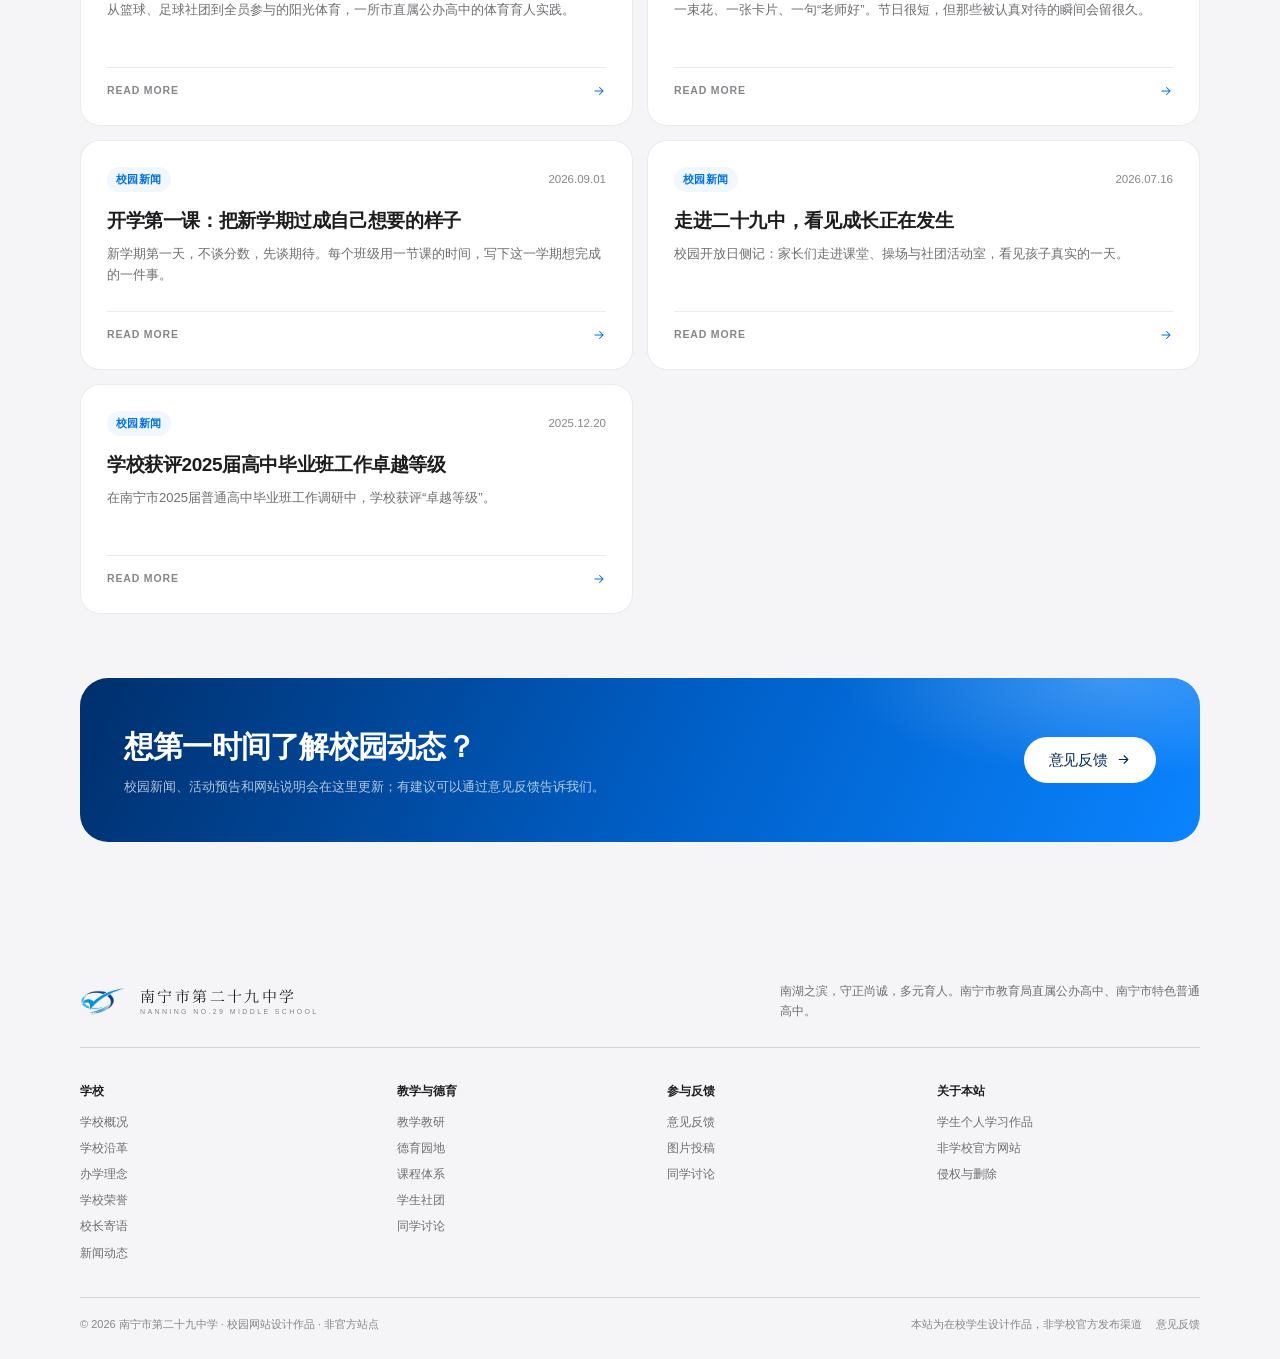
<file: news.html>
<!DOCTYPE html>
<html lang="zh-CN">
<head>
<meta charset="utf-8">
<meta name="viewport" content="width=device-width, initial-scale=1">
<meta name="robots" content="noindex, nofollow">
<title>新闻动态｜南宁市第二十九中学</title>
<meta name="description" content="南宁市第二十九中学校园新闻、通知公告与媒体聚焦。">
<meta name="theme-color" content="#ffffff">
<meta name="format-detection" content="telephone=no">

<meta property="og:type" content="website">
<meta property="og:title" content="新闻动态｜南宁市第二十九中学">
<meta property="og:description" content="南宁市第二十九中学校园新闻、通知公告与媒体聚焦。">
<meta property="og:site_name" content="南宁市第二十九中学">
<link rel="icon" href="assets/img/favicon.png" sizes="64x64">
<link rel="apple-touch-icon" href="assets/img/apple-touch-icon.png">
<link rel="stylesheet" href="assets/css/main.css?v=20261123-4">
<script>document.documentElement.classList.add('js');</script>
</head>
<body class="">
<a class="skip-link" href="#main">跳到主要内容</a>
<div class="scroll-progress" aria-hidden="true"><span></span></div>
<header class="site-head" data-head>
  <div class="head-inner container">
    <a class="brand" href="index.html" aria-label="南宁市第二十九中学 首页">
      <span class="brand-mark"><img src="assets/img/logo-mark.png" alt=""></span>
      <span class="brand-text">
        <strong>南宁市第二十九中学</strong>
        <em>Nanning No.29 Middle School</em>
      </span>
    </a>
    <nav class="nav-main" aria-label="主导航">
      <a href="index.html">首页</a><a href="about.html">学校概况</a><a href="news.html" aria-current="page">新闻动态</a><a href="teaching.html">教学教研</a><a href="moral.html">德育园地</a><a href="community.html">同学讨论</a><a href="feedback.html">意见反馈</a>
    </nav>
    <div class="head-tools">
      <button class="icon-btn" type="button" data-search-open aria-label="站内搜索">
        <svg viewBox="0 0 24 24" fill="none" stroke="currentColor" stroke-width="1.5" stroke-linecap="round" aria-hidden="true"><circle cx="11" cy="11" r="6.5"/><path d="M16 16l4.5 4.5"/></svg>
      </button>
      <a class="head-cta" href="about.html">了解学校</a>
      <button class="menu-btn" type="button" aria-label="打开菜单" aria-controls="drawer" aria-expanded="false">
        <span></span>
      </button>
    </div>
  </div>
</header>

<aside class="nav-drawer" id="drawer" aria-hidden="true" aria-label="移动端导航">
  <nav class="drawer-nav" aria-label="移动端主导航">
    <a href="index.html"><span>01</span>首页</a><a href="about.html"><span>02</span>学校概况</a><a href="news.html" aria-current="page"><span>03</span>新闻动态</a><a href="teaching.html"><span>04</span>教学教研</a><a href="moral.html"><span>05</span>德育园地</a><a href="community.html"><span>06</span>同学讨论</a><a href="feedback.html"><span>07</span>意见反馈</a>
  </nav>
  <div class="drawer-foot">
    <a class="btn btn--primary" href="about.html">了解学校</a>
    <p>本站为在校学生设计作品<br>非学校官方发布渠道</p>
  </div>
</aside>

<div class="search-panel" role="dialog" aria-modal="true" aria-label="站内搜索" aria-hidden="true">
  <div class="search-inner">
    <div class="search-top">
      <span>Search / 站内搜索</span>
      <button class="search-close" type="button">关闭 ESC <svg viewBox="0 0 24 24" fill="none" stroke="currentColor" stroke-width="1.5" stroke-linecap="round" aria-hidden="true"><path d="M6 6l12 12M18 6L6 18"/></svg></button>
    </div>
    <div class="search-field">
      <svg viewBox="0 0 24 24" fill="none" stroke="currentColor" stroke-width="1.5" stroke-linecap="round" aria-hidden="true"><circle cx="11" cy="11" r="6.5"/><path d="M16 16l4.5 4.5"/></svg>
      <input type="search" placeholder="搜索新闻、校园生活、反馈…" aria-label="输入搜索关键词" autocomplete="off">
    </div>
    <p class="search-hint"></p>
    <div class="search-results"></div>
  </div>
</div>
<main id="main">
<section class="page-hero">
  <div class="container">
    <nav class="crumbs" aria-label="面包屑">
      <a href="index.html">首页</a><span>/</span><span>新闻动态</span>
    </nav>
    <h1>新闻动态</h1>
    <p class="page-hero__lede">
      校园里的事，无论大小。这里记录课堂、操场、舞台与日常，也发布您需要知道的通知。
    </p>
  </div>
</section>

<section class="section section--alt section--tight">
  <div class="container">
    <div class="filter-bar reveal">
      <div class="filters" role="group" aria-label="新闻分类筛选">
        <button class="filter is-active" type="button" data-filter="all" aria-pressed="true">全部</button>
        <button class="filter" type="button" data-filter="campus" aria-pressed="false">校园新闻</button>
        <button class="filter" type="button" data-filter="notice" aria-pressed="false">通知公告</button>
        <button class="filter" type="button" data-filter="teaching" aria-pressed="false">教学教研</button>
        <button class="filter" type="button" data-filter="media" aria-pressed="false">媒体聚焦</button>
      </div>
      <p class="filter-count">共 <b data-visible-count>11</b> 条内容</p>
    </div>

    <a class="news-feature reveal" href="article.html" data-cat="campus" style="margin-bottom:24px">
      <img src="assets/img/campus-running.webp" alt="秋季运动会上，学生在跑道上冲刺" loading="lazy">
      <div class="news-feature__body">
        <span class="news-feature__tag">校园新闻 · 2026.09.30</span>
        <h3>秋季运动会：在奔跑中遇见彼此</h3>
        <p>接力棒交出去的那一刻，班级不再只是一个名字。赛场上的呐喊，是这个秋天最好的注脚。</p>
        <span class="news-feature__more">阅读全文
          <svg viewBox="0 0 24 24" fill="none" stroke="currentColor" stroke-width="1.8" stroke-linecap="round" stroke-linejoin="round" aria-hidden="true"><path d="M5 12h14M13 6l6 6-6 6"/></svg>
        </span>
      </div>
    </a>

    <div class="news-grid">
      <a class="news-card reveal" href="news.html" data-cat="campus">
        <div class="news-card__top"><span class="tag">校园新闻</span><span class="news-card__date">2026.11.12</span></div>
        <h3>校园文化艺术节：让每一个舞台都有光</h3>
        <p>合唱、舞蹈、器乐、戏剧轮番登场。比起节目本身，更动人的是孩子们站上台的那份笃定。</p>
        <div class="news-card__foot"><span>READ MORE</span>
          <svg viewBox="0 0 24 24" fill="none" stroke="currentColor" stroke-width="1.8" stroke-linecap="round" stroke-linejoin="round" aria-hidden="true"><path d="M5 12h14M13 6l6 6-6 6"/></svg>
        </div>
      </a>
      <a class="news-card reveal" href="news.html" data-cat="notice" style="--d:.05s">
        <div class="news-card__top"><span class="tag">通知公告</span><span class="news-card__date">2026.11.05</span></div>
        <h3>秋季学期家长开放日安排</h3>
        <p>为增进家校沟通，学校定于十一月举办家长开放日，欢迎家长走进校园。</p>
        <div class="news-card__foot"><span>READ MORE</span>
          <svg viewBox="0 0 24 24" fill="none" stroke="currentColor" stroke-width="1.8" stroke-linecap="round" stroke-linejoin="round" aria-hidden="true"><path d="M5 12h14M13 6l6 6-6 6"/></svg>
        </div>
      </a>
      <a class="news-card reveal" href="news.html" data-cat="teaching">
        <div class="news-card__top"><span class="tag">教学教研</span><span class="news-card__date">2026.10.28</span></div>
        <h3>“南湖之秋”教学研讨活动顺利举行</h3>
        <p>围绕“真实情境下的深度学习”，各教研组开展同课异构与课后复盘，课堂在碰撞中生长。</p>
        <div class="news-card__foot"><span>READ MORE</span>
          <svg viewBox="0 0 24 24" fill="none" stroke="currentColor" stroke-width="1.8" stroke-linecap="round" stroke-linejoin="round" aria-hidden="true"><path d="M5 12h14M13 6l6 6-6 6"/></svg>
        </div>
      </a>
      <a class="news-card reveal" href="news.html" data-cat="campus" style="--d:.05s">
        <div class="news-card__top"><span class="tag">校园新闻</span><span class="news-card__date">2026.10.20</span></div>
        <h3>高一年级生涯规划讲座开讲</h3>
        <p>从兴趣到专业，从选科到职业。讲座帮助同学们把“以后想做什么”变成可以讨论的问题。</p>
        <div class="news-card__foot"><span>READ MORE</span>
          <svg viewBox="0 0 24 24" fill="none" stroke="currentColor" stroke-width="1.8" stroke-linecap="round" stroke-linejoin="round" aria-hidden="true"><path d="M5 12h14M13 6l6 6-6 6"/></svg>
        </div>
      </a>
      <a class="news-card reveal" href="news.html" data-cat="media">
        <div class="news-card__top"><span class="tag">媒体聚焦</span><span class="news-card__date">2026.10.15</span></div>
        <h3>让体育成为每个孩子的日常</h3>
        <p>从篮球、足球社团到全员参与的阳光体育，一所市直属公办高中的体育育人实践。</p>
        <div class="news-card__foot"><span>READ MORE</span>
          <svg viewBox="0 0 24 24" fill="none" stroke="currentColor" stroke-width="1.8" stroke-linecap="round" stroke-linejoin="round" aria-hidden="true"><path d="M5 12h14M13 6l6 6-6 6"/></svg>
        </div>
      </a>
      <a class="news-card reveal" href="news.html" data-cat="campus" style="--d:.05s">
        <div class="news-card__top"><span class="tag">校园新闻</span><span class="news-card__date">2026.09.10</span></div>
        <h3>教师节：把感谢说给日常里的那个人</h3>
        <p>一束花、一张卡片、一句“老师好”。节日很短，但那些被认真对待的瞬间会留很久。</p>
        <div class="news-card__foot"><span>READ MORE</span>
          <svg viewBox="0 0 24 24" fill="none" stroke="currentColor" stroke-width="1.8" stroke-linecap="round" stroke-linejoin="round" aria-hidden="true"><path d="M5 12h14M13 6l6 6-6 6"/></svg>
        </div>
      </a>
      <a class="news-card reveal" href="news.html" data-cat="campus">
        <div class="news-card__top"><span class="tag">校园新闻</span><span class="news-card__date">2026.09.01</span></div>
        <h3>开学第一课：把新学期过成自己想要的样子</h3>
        <p>新学期第一天，不谈分数，先谈期待。每个班级用一节课的时间，写下这一学期想完成的一件事。</p>
        <div class="news-card__foot"><span>READ MORE</span>
          <svg viewBox="0 0 24 24" fill="none" stroke="currentColor" stroke-width="1.8" stroke-linecap="round" stroke-linejoin="round" aria-hidden="true"><path d="M5 12h14M13 6l6 6-6 6"/></svg>
        </div>
      </a>
      <a class="news-card reveal" href="article.html" data-cat="campus" style="--d:.05s">
        <div class="news-card__top"><span class="tag">校园新闻</span><span class="news-card__date">2026.07.16</span></div>
        <h3>走进二十九中，看见成长正在发生</h3>
        <p>校园开放日侧记：家长们走进课堂、操场与社团活动室，看见孩子真实的一天。</p>
        <div class="news-card__foot"><span>READ MORE</span>
          <svg viewBox="0 0 24 24" fill="none" stroke="currentColor" stroke-width="1.8" stroke-linecap="round" stroke-linejoin="round" aria-hidden="true"><path d="M5 12h14M13 6l6 6-6 6"/></svg>
        </div>
      </a>
      <a class="news-card reveal" href="about.html" data-cat="campus" style="--d:.05s">
        <div class="news-card__top"><span class="tag">校园新闻</span><span class="news-card__date">2025.12.20</span></div>
        <h3>学校获评2025届高中毕业班工作卓越等级</h3>
        <p>在南宁市2025届普通高中毕业班工作调研中，学校获评“卓越等级”。</p>
        <div class="news-card__foot"><span>READ MORE</span>
          <svg viewBox="0 0 24 24" fill="none" stroke="currentColor" stroke-width="1.8" stroke-linecap="round" stroke-linejoin="round" aria-hidden="true"><path d="M5 12h14M13 6l6 6-6 6"/></svg>
        </div>
      </a>
    </div>

    <div class="mini-cta reveal" style="margin-top:clamp(40px,6vw,64px)">
      <div>
        <h2>想第一时间了解校园动态？</h2>
        <p>校园新闻、活动预告和网站说明会在这里更新；有建议可以通过意见反馈告诉我们。</p>
      </div>
      <a class="btn btn--white" href="feedback.html">意见反馈
        <svg viewBox="0 0 24 24" fill="none" stroke="currentColor" stroke-width="1.8" stroke-linecap="round" stroke-linejoin="round" aria-hidden="true"><path d="M5 12h14M13 6l6 6-6 6"/></svg>
      </a>
    </div>
  </div>
</section>

</main>
<footer class="site-foot">
  <div class="container">
    <div class="foot-top">
      <a class="brand" href="index.html" aria-label="南宁市第二十九中学 首页">
        <span class="brand-mark"><img src="assets/img/logo-mark.png" alt=""></span>
        <span class="brand-text">
          <strong>南宁市第二十九中学</strong>
          <em>Nanning No.29 Middle School</em>
        </span>
      </a>
      <p>南湖之滨，守正尚诚，多元育人。南宁市教育局直属公办高中、南宁市特色普通高中。</p>
    </div>
    <div class="foot-main">
      <div class="foot-col">
        <h3>学校</h3>
        <ul>
          <li><a href="about.html">学校概况</a></li>
          <li><a href="about.html#history">学校沿革</a></li>
          <li><a href="about.html">办学理念</a></li>
          <li><a href="about.html">学校荣誉</a></li>
          <li><a href="about.html#principal">校长寄语</a></li>
          <li><a href="news.html">新闻动态</a></li>
        </ul>
      </div>
      <div class="foot-col">
        <h3>教学与德育</h3>
        <ul>
          <li><a href="teaching.html">教学教研</a></li>
          <li><a href="moral.html">德育园地</a></li>
          <li><a href="teaching.html">课程体系</a></li>
          <li><a href="moral.html">学生社团</a></li>
          <li><a href="community.html">同学讨论</a></li>
        </ul>
      </div>
      <div class="foot-col">
        <h3>参与反馈</h3>
        <ul>
          <li><a href="feedback.html">意见反馈</a></li>
          <li><a href="submission.html?v=20261123-3">图片投稿</a></li>
          <li><a href="community.html">同学讨论</a></li>
        </ul>
      </div>
      <div class="foot-col">
        <h3>关于本站</h3>
        <ul>
          <li>学生个人学习作品</li>
          <li>非学校官方网站</li>
          <li><a href="feedback.html">侵权与删除</a></li>
        </ul>
      </div>
    </div>
    <div class="foot-bottom">
      <p>© <span data-year>2026</span> 南宁市第二十九中学 · 校园网站设计作品 · 非官方站点</p>
      <div class="links">
        <span>本站为在校学生设计作品，非学校官方发布渠道</span>
        <a href="feedback.html">意见反馈</a>
      </div>
    </div>
  </div>
</footer>

<button class="to-top" type="button" aria-label="回到顶部"><svg viewBox="0 0 24 24" fill="none" stroke="currentColor" stroke-width="1.5" stroke-linecap="round" stroke-linejoin="round" aria-hidden="true"><path d="M12 20V5M6 11l6-6 6 6"/></svg></button>
<div class="toast" role="status" aria-live="polite"></div>
<script src="assets/js/search-index.js?v=20261123-4"></script>

<script src="assets/js/main.js?v=20261123-4"></script>
</body>
</html>
</file>
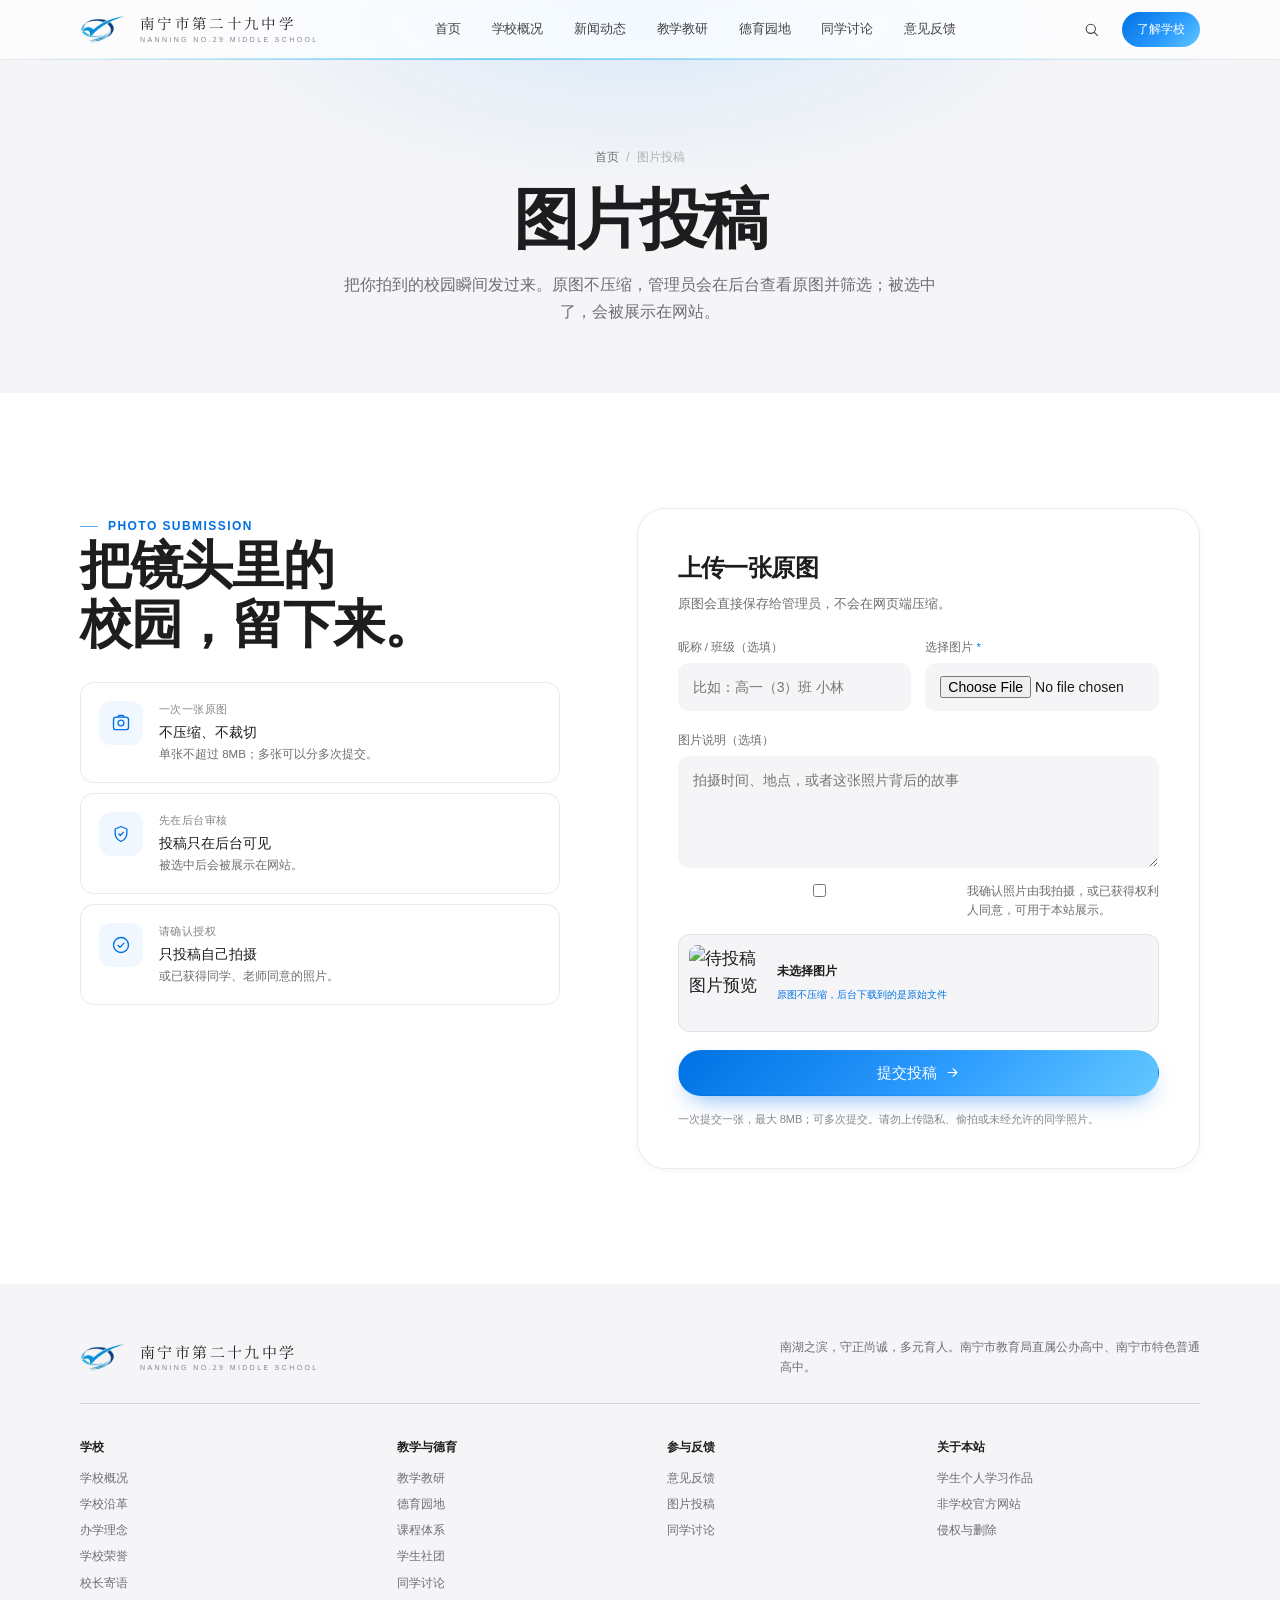
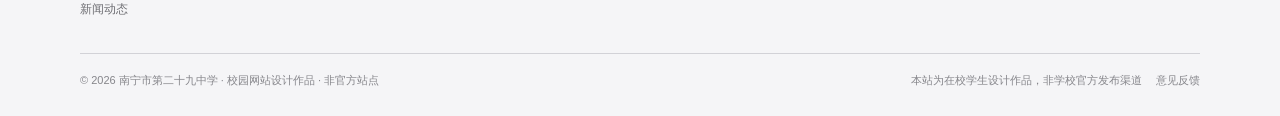
<file: submission.html>
<!DOCTYPE html>
<html lang="zh-CN">
<head>
<meta charset="utf-8">
<meta name="viewport" content="width=device-width, initial-scale=1">
<meta name="robots" content="noindex, nofollow">
<title>图片投稿｜南宁市第二十九中学</title>
<meta name="description" content="学生校园图片投稿：上传原图，管理员在后台查看并选用。">
<meta name="theme-color" content="#ffffff">
<meta name="format-detection" content="telephone=no">

<meta property="og:type" content="website">
<meta property="og:title" content="图片投稿｜南宁市第二十九中学">
<meta property="og:description" content="学生校园图片投稿：上传原图，管理员在后台查看并选用。">
<meta property="og:site_name" content="南宁市第二十九中学">
<link rel="icon" href="assets/img/favicon.png" sizes="64x64">
<link rel="apple-touch-icon" href="assets/img/apple-touch-icon.png">
<link rel="stylesheet" href="assets/css/main.css?v=20261123-4">
<script>document.documentElement.classList.add('js');</script>
</head>
<body class="">
<a class="skip-link" href="#main">跳到主要内容</a>
<div class="scroll-progress" aria-hidden="true"><span></span></div>
<header class="site-head" data-head>
  <div class="head-inner container">
    <a class="brand" href="index.html" aria-label="南宁市第二十九中学 首页">
      <span class="brand-mark"><img src="assets/img/logo-mark.png" alt=""></span>
      <span class="brand-text">
        <strong>南宁市第二十九中学</strong>
        <em>Nanning No.29 Middle School</em>
      </span>
    </a>
    <nav class="nav-main" aria-label="主导航">
      <a href="index.html">首页</a><a href="about.html">学校概况</a><a href="news.html">新闻动态</a><a href="teaching.html">教学教研</a><a href="moral.html">德育园地</a><a href="community.html">同学讨论</a><a href="feedback.html">意见反馈</a>
    </nav>
    <div class="head-tools">
      <button class="icon-btn" type="button" data-search-open aria-label="站内搜索">
        <svg viewBox="0 0 24 24" fill="none" stroke="currentColor" stroke-width="1.5" stroke-linecap="round" aria-hidden="true"><circle cx="11" cy="11" r="6.5"/><path d="M16 16l4.5 4.5"/></svg>
      </button>
      <a class="head-cta" href="about.html">了解学校</a>
      <button class="menu-btn" type="button" aria-label="打开菜单" aria-controls="drawer" aria-expanded="false">
        <span></span>
      </button>
    </div>
  </div>
</header>

<aside class="nav-drawer" id="drawer" aria-hidden="true" aria-label="移动端导航">
  <nav class="drawer-nav" aria-label="移动端主导航">
    <a href="index.html"><span>01</span>首页</a><a href="about.html"><span>02</span>学校概况</a><a href="news.html"><span>03</span>新闻动态</a><a href="teaching.html"><span>04</span>教学教研</a><a href="moral.html"><span>05</span>德育园地</a><a href="community.html"><span>06</span>同学讨论</a><a href="feedback.html"><span>07</span>意见反馈</a>
  </nav>
  <div class="drawer-foot">
    <a class="btn btn--primary" href="about.html">了解学校</a>
    <p>本站为在校学生设计作品<br>非学校官方发布渠道</p>
  </div>
</aside>

<div class="search-panel" role="dialog" aria-modal="true" aria-label="站内搜索" aria-hidden="true">
  <div class="search-inner">
    <div class="search-top">
      <span>Search / 站内搜索</span>
      <button class="search-close" type="button">关闭 ESC <svg viewBox="0 0 24 24" fill="none" stroke="currentColor" stroke-width="1.5" stroke-linecap="round" aria-hidden="true"><path d="M6 6l12 12M18 6L6 18"/></svg></button>
    </div>
    <div class="search-field">
      <svg viewBox="0 0 24 24" fill="none" stroke="currentColor" stroke-width="1.5" stroke-linecap="round" aria-hidden="true"><circle cx="11" cy="11" r="6.5"/><path d="M16 16l4.5 4.5"/></svg>
      <input type="search" placeholder="搜索新闻、校园生活、反馈…" aria-label="输入搜索关键词" autocomplete="off">
    </div>
    <p class="search-hint"></p>
    <div class="search-results"></div>
  </div>
</div>
<main id="main">
<section class="page-hero">
  <div class="container">
    <nav class="crumbs" aria-label="面包屑">
      <a href="index.html">首页</a><span>/</span><span>图片投稿</span>
    </nav>
    <h1>图片投稿</h1>
    <p class="page-hero__lede">
      把你拍到的校园瞬间发过来。原图不压缩，管理员会在后台查看原图并筛选；被选中了，会被展示在网站。
    </p>
  </div>
</section>

<section class="section">
  <div class="container contact-grid">
    <div class="reveal">
      <p class="eyebrow">Photo submission</p>
      <h2 class="h2">把镜头里的<br>校园，留下来。</h2>
      <div class="contact-list">
        <div class="contact-item">
          <span class="contact-item__icon" aria-hidden="true">
            <svg viewBox="0 0 24 24" fill="none" stroke="currentColor" stroke-width="1.6" stroke-linecap="round" stroke-linejoin="round"><rect x="3" y="5" width="18" height="15" rx="3"/><circle cx="12" cy="12" r="3.5"/><path d="M8 5l1.5-2h5L16 5"/></svg>
          </span>
          <div>
            <span class="contact-item__label">一次一张原图</span>
            <div class="contact-item__value">不压缩、不裁切<small>单张不超过 8MB；多张可以分多次提交。</small></div>
          </div>
        </div>
        <div class="contact-item">
          <span class="contact-item__icon" aria-hidden="true">
            <svg viewBox="0 0 24 24" fill="none" stroke="currentColor" stroke-width="1.6" stroke-linecap="round" stroke-linejoin="round"><path d="M12 3l7 3v5c0 4.5-3 8-7 10-4-2-7-5.5-7-10V6l7-3Z"/><path d="M9.5 12l1.8 1.8 3.5-3.8"/></svg>
          </span>
          <div>
            <span class="contact-item__label">先在后台审核</span>
            <div class="contact-item__value">投稿只在后台可见<small>被选中后会被展示在网站。</small></div>
          </div>
        </div>
        <div class="contact-item">
          <span class="contact-item__icon" aria-hidden="true">
            <svg viewBox="0 0 24 24" fill="none" stroke="currentColor" stroke-width="1.6" stroke-linecap="round" stroke-linejoin="round"><circle cx="12" cy="12" r="9"/><path d="M8.5 12.5l2.3 2.3 4.7-5.1"/></svg>
          </span>
          <div>
            <span class="contact-item__label">请确认授权</span>
            <div class="contact-item__value">只投稿自己拍摄<small>或已获得同学、老师同意的照片。</small></div>
          </div>
        </div>
      </div>
    </div>

    <div class="reveal" style="--d:.08s">
      <div class="form-card">
        <h2>上传一张原图</h2>
        <p>原图会直接保存给管理员，不会在网页端压缩。</p>
        <form id="photo-form" novalidate>
          <div class="form-grid">
            <div class="field">
              <label for="p-name">昵称 / 班级（选填）</label>
              <input id="p-name" type="text" maxlength="40" placeholder="比如：高一（3）班 小林">
            </div>
            <div class="field">
              <label for="p-file">选择图片 <b>*</b></label>
              <input id="p-file" type="file" accept="image/*" required>
              <span class="err" id="p-file-err" aria-live="polite"></span>
            </div>
            <div class="field field--full">
              <label for="p-caption">图片说明（选填）</label>
              <textarea id="p-caption" maxlength="300" placeholder="拍摄时间、地点，或者这张照片背后的故事"></textarea>
            </div>
            <div class="field field--full">
              <label class="submit-consent"><input id="p-consent" type="checkbox"> 我确认照片由我拍摄，或已获得权利人同意，可用于本站展示。</label>
            </div>
          </div>

          <div class="submit-preview" id="p-preview" hidden>
            <img id="p-preview-img" alt="待投稿图片预览">
            <div>
              <strong id="p-file-name">未选择图片</strong>
              <span id="p-file-size"></span>
              <em>原图不压缩，后台下载到的是原始文件</em>
            </div>
          </div>

          <button class="btn btn--primary btn--block" type="submit" id="p-submit">提交投稿
            <svg viewBox="0 0 24 24" fill="none" stroke="currentColor" stroke-width="1.8" stroke-linecap="round" stroke-linejoin="round" aria-hidden="true"><path d="M5 12h14M13 6l6 6-6 6"/></svg>
          </button>
          <p class="form-note">一次提交一张，最大 8MB；可多次提交。请勿上传隐私、偷拍或未经允许的同学照片。</p>
          <p class="form-success" id="p-success" hidden>已提交。管理员会在后台看到原图；被选中后会被展示在网站。</p>
        </form>
      </div>
    </div>
  </div>
</section>

</main>
<footer class="site-foot">
  <div class="container">
    <div class="foot-top">
      <a class="brand" href="index.html" aria-label="南宁市第二十九中学 首页">
        <span class="brand-mark"><img src="assets/img/logo-mark.png" alt=""></span>
        <span class="brand-text">
          <strong>南宁市第二十九中学</strong>
          <em>Nanning No.29 Middle School</em>
        </span>
      </a>
      <p>南湖之滨，守正尚诚，多元育人。南宁市教育局直属公办高中、南宁市特色普通高中。</p>
    </div>
    <div class="foot-main">
      <div class="foot-col">
        <h3>学校</h3>
        <ul>
          <li><a href="about.html">学校概况</a></li>
          <li><a href="about.html#history">学校沿革</a></li>
          <li><a href="about.html">办学理念</a></li>
          <li><a href="about.html">学校荣誉</a></li>
          <li><a href="about.html#principal">校长寄语</a></li>
          <li><a href="news.html">新闻动态</a></li>
        </ul>
      </div>
      <div class="foot-col">
        <h3>教学与德育</h3>
        <ul>
          <li><a href="teaching.html">教学教研</a></li>
          <li><a href="moral.html">德育园地</a></li>
          <li><a href="teaching.html">课程体系</a></li>
          <li><a href="moral.html">学生社团</a></li>
          <li><a href="community.html">同学讨论</a></li>
        </ul>
      </div>
      <div class="foot-col">
        <h3>参与反馈</h3>
        <ul>
          <li><a href="feedback.html">意见反馈</a></li>
          <li><a href="submission.html?v=20261123-3">图片投稿</a></li>
          <li><a href="community.html">同学讨论</a></li>
        </ul>
      </div>
      <div class="foot-col">
        <h3>关于本站</h3>
        <ul>
          <li>学生个人学习作品</li>
          <li>非学校官方网站</li>
          <li><a href="feedback.html">侵权与删除</a></li>
        </ul>
      </div>
    </div>
    <div class="foot-bottom">
      <p>© <span data-year>2026</span> 南宁市第二十九中学 · 校园网站设计作品 · 非官方站点</p>
      <div class="links">
        <span>本站为在校学生设计作品，非学校官方发布渠道</span>
        <a href="feedback.html">意见反馈</a>
      </div>
    </div>
  </div>
</footer>

<button class="to-top" type="button" aria-label="回到顶部"><svg viewBox="0 0 24 24" fill="none" stroke="currentColor" stroke-width="1.5" stroke-linecap="round" stroke-linejoin="round" aria-hidden="true"><path d="M12 20V5M6 11l6-6 6 6"/></svg></button>
<div class="toast" role="status" aria-live="polite"></div>
<script src="assets/js/search-index.js?v=20261123-4"></script>
<script src="assets/js/submission.js?v=20261123-4"></script>
<script src="assets/js/main.js?v=20261123-4"></script>
</body>
</html>
</file>
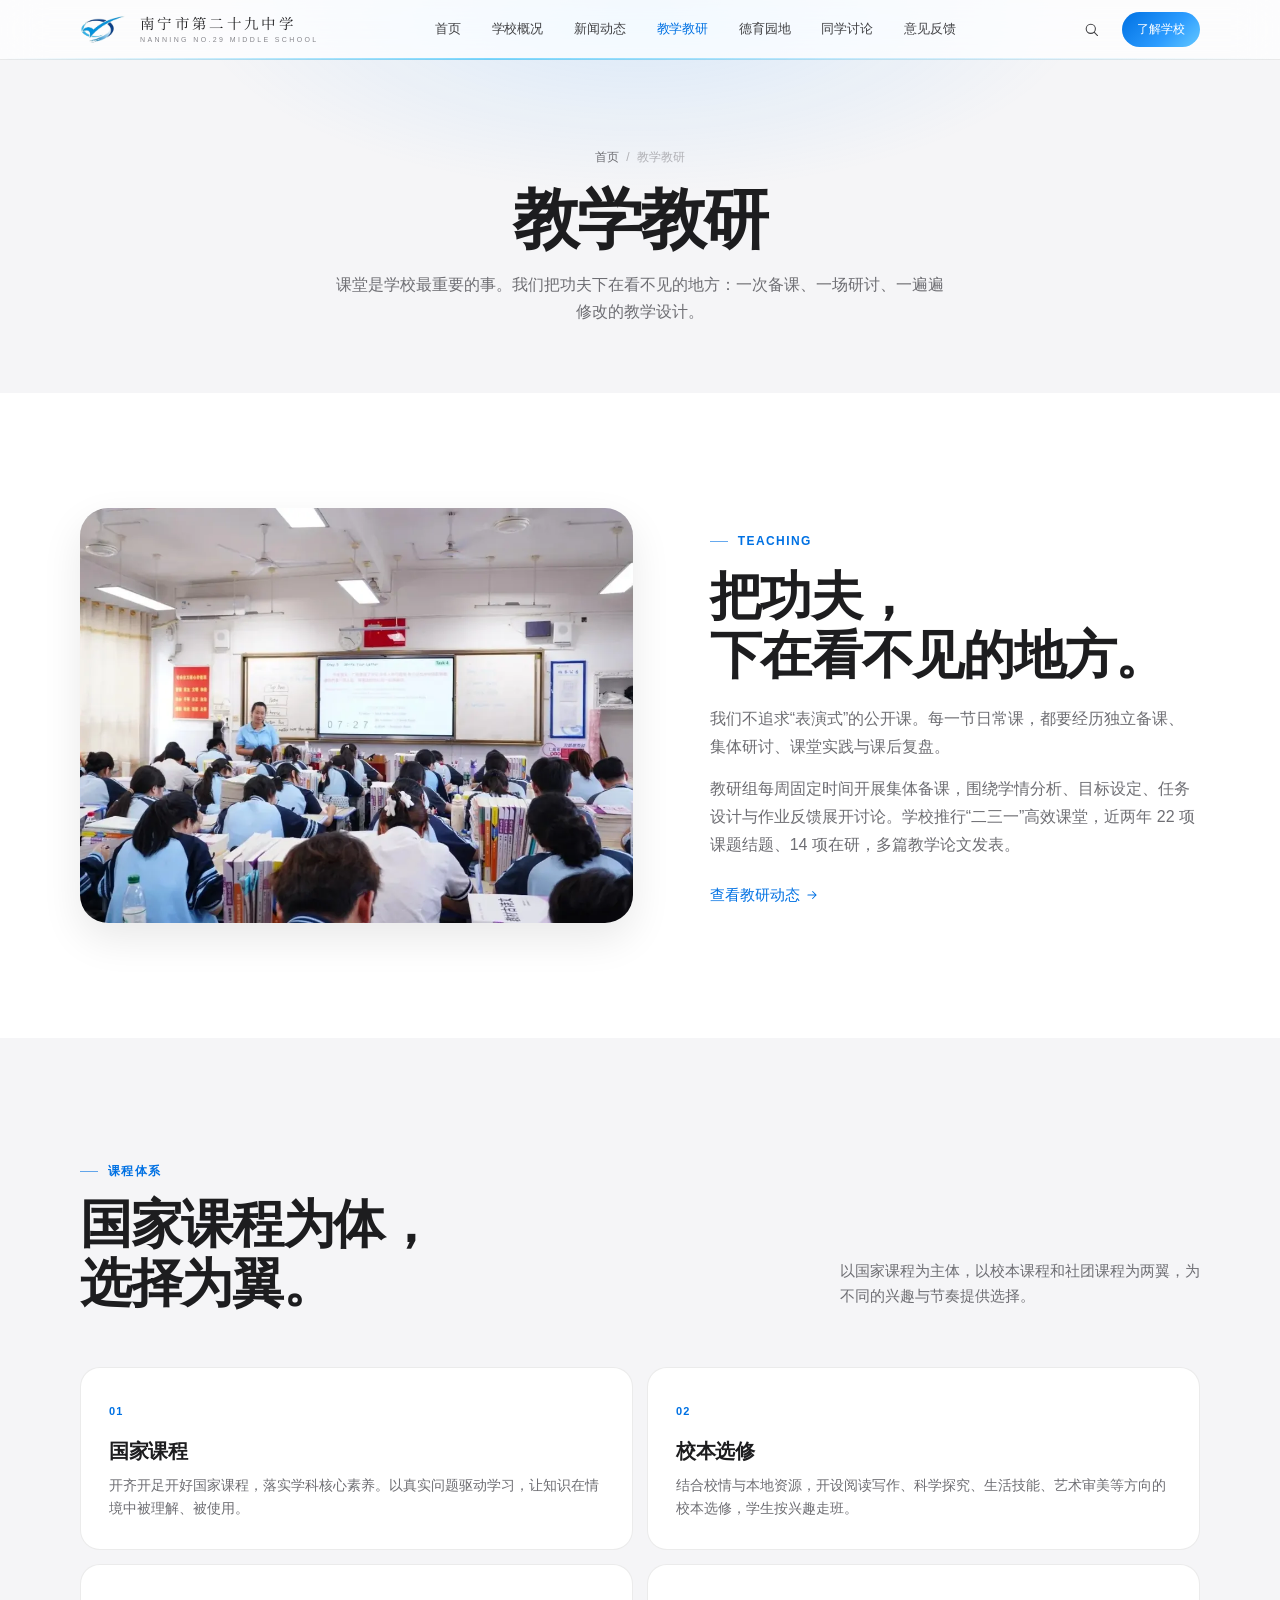
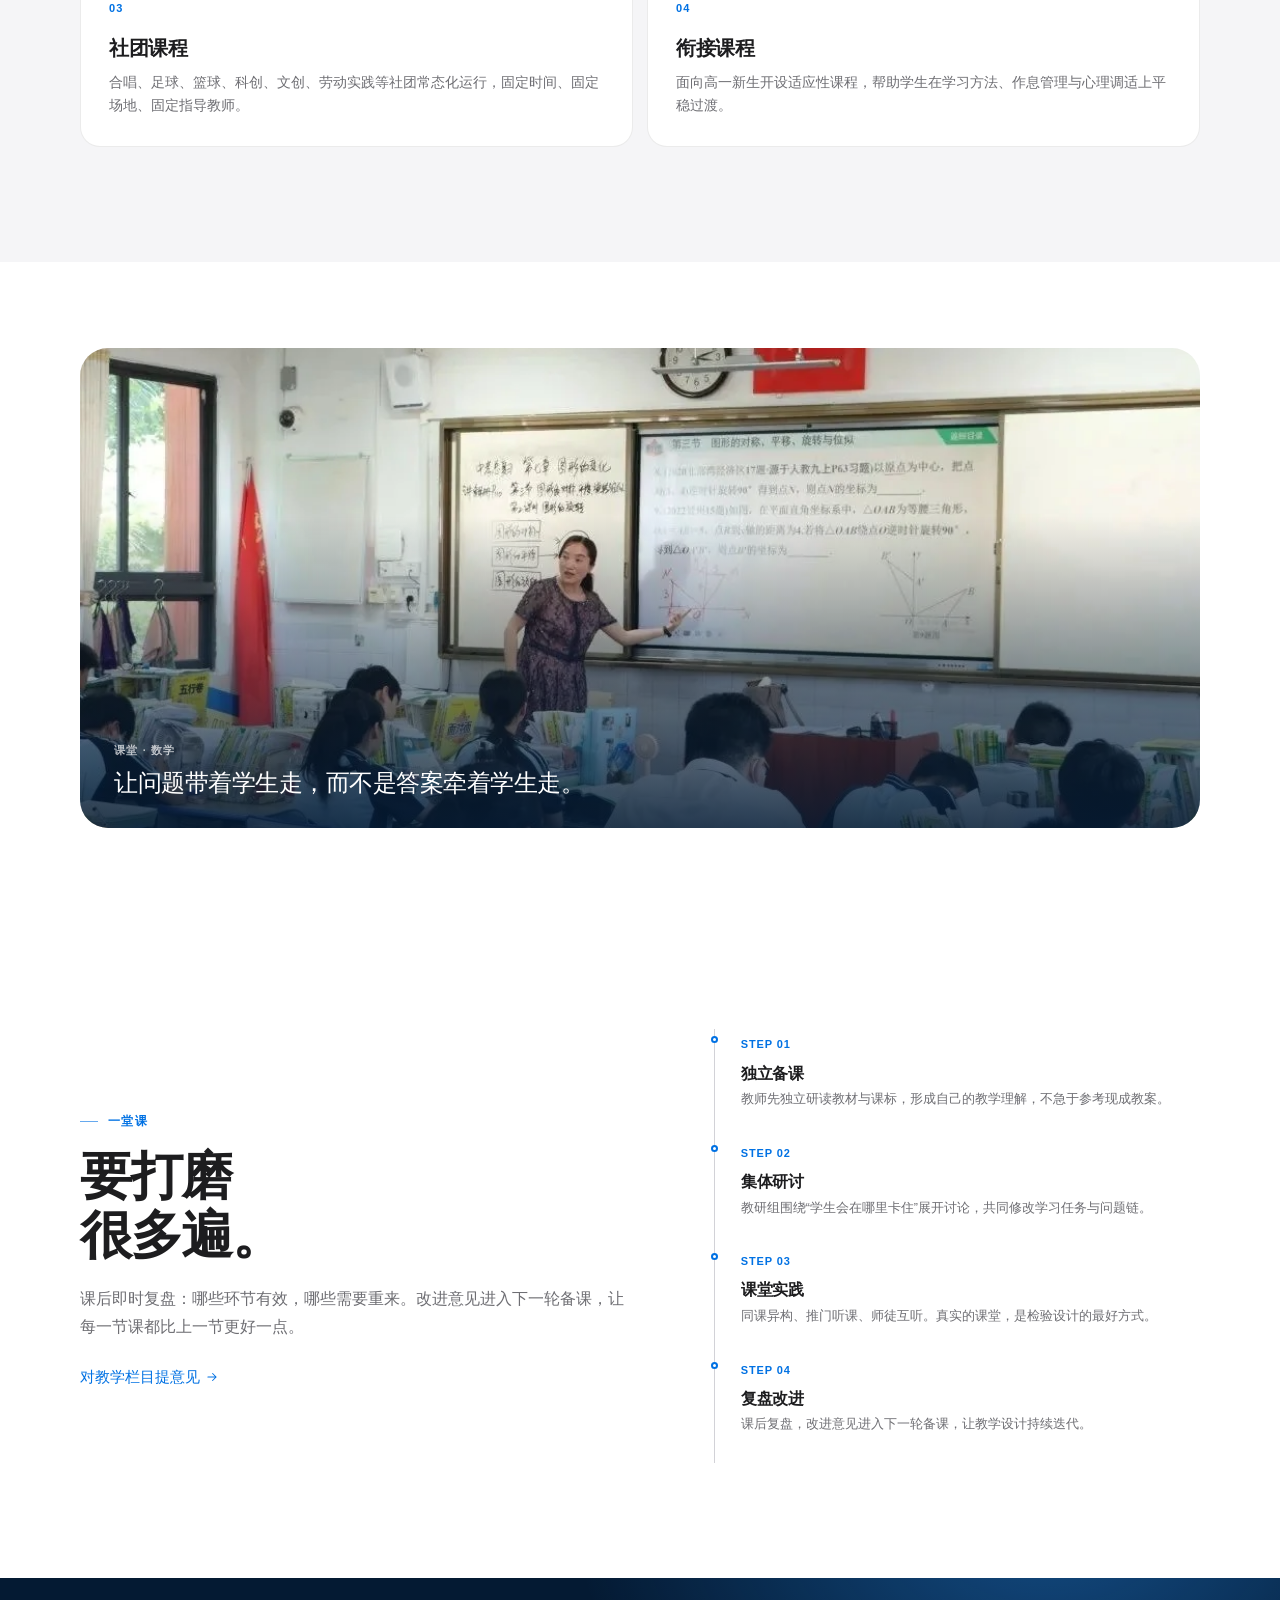
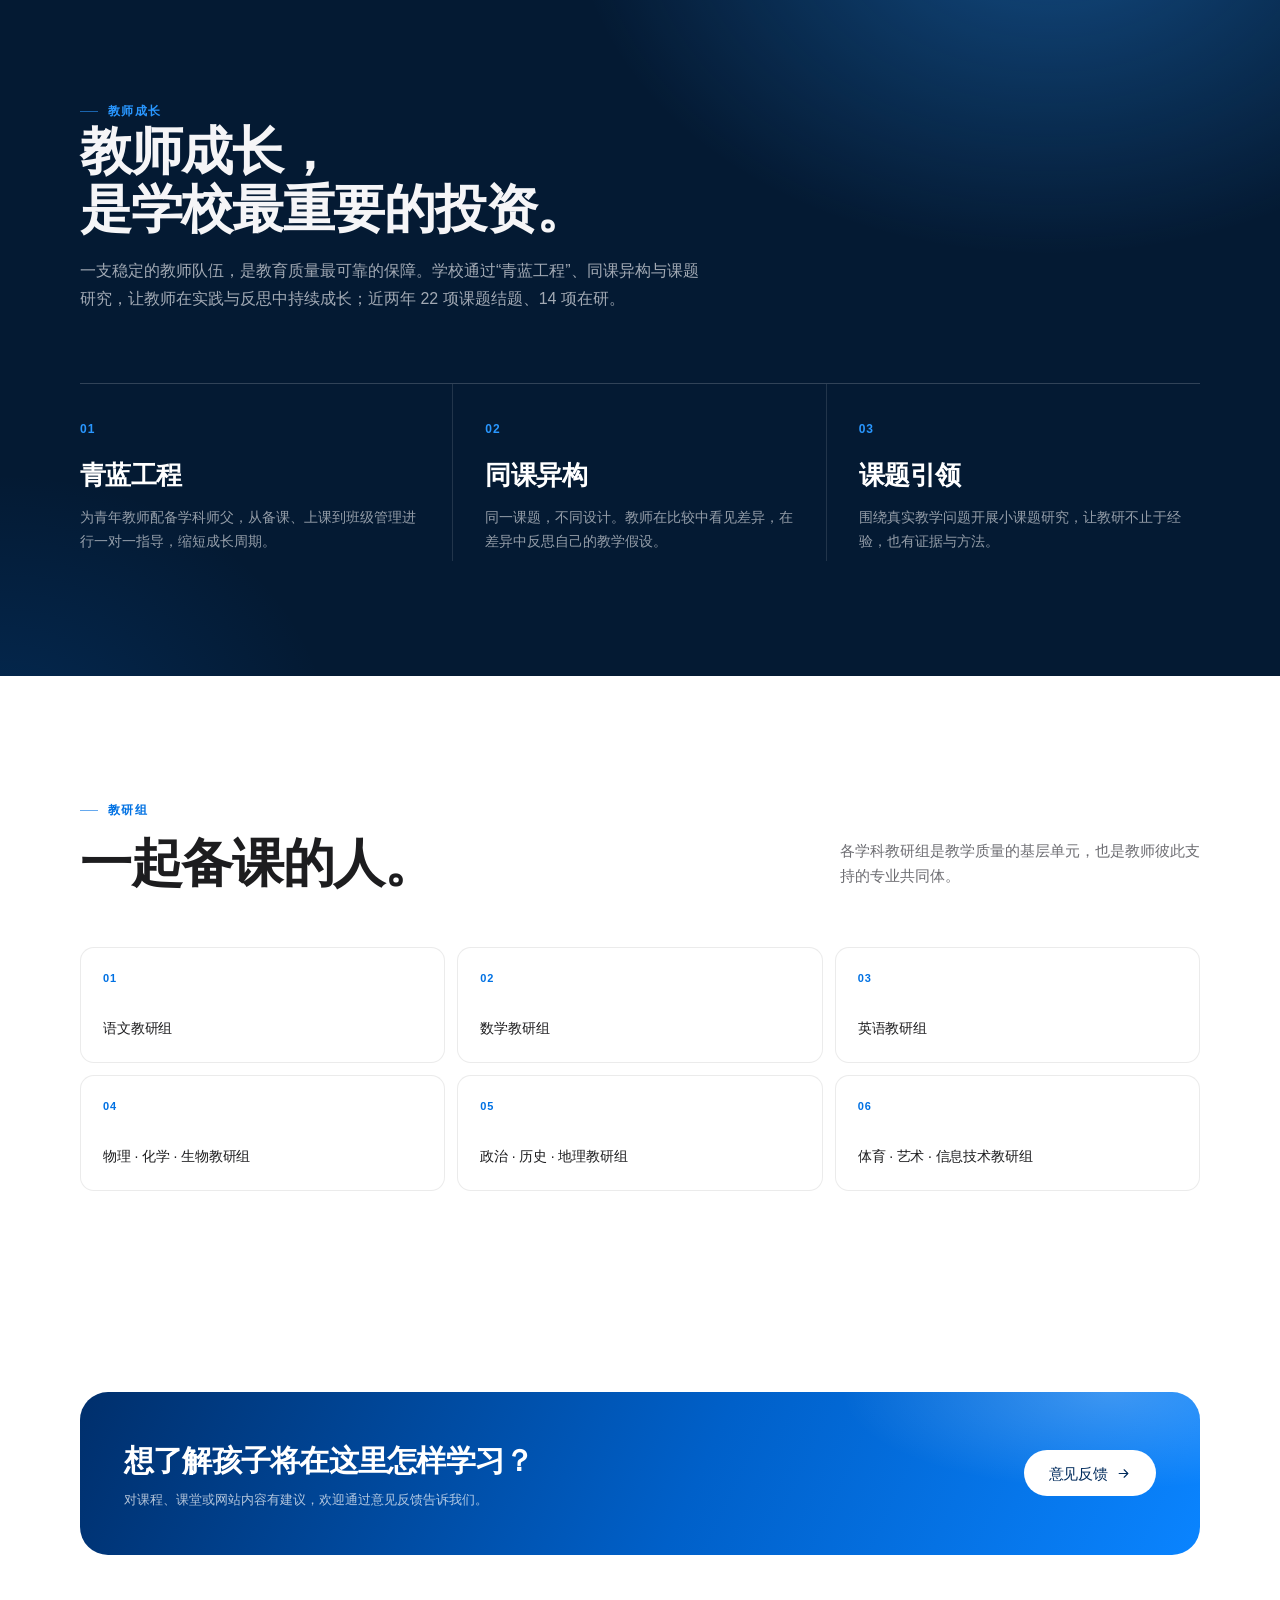
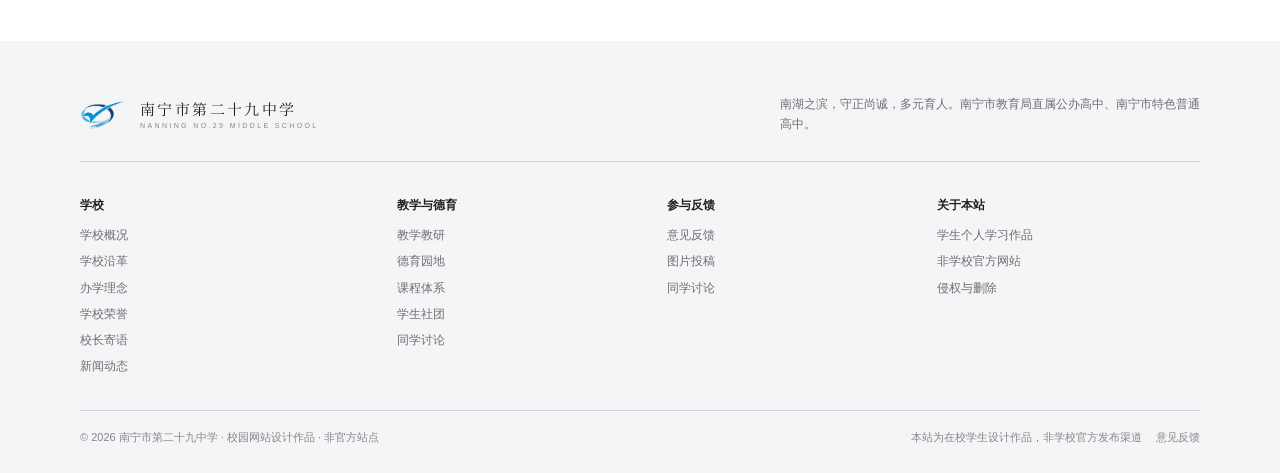
<file: teaching.html>
<!DOCTYPE html>
<html lang="zh-CN">
<head>
<meta charset="utf-8">
<meta name="viewport" content="width=device-width, initial-scale=1">
<meta name="robots" content="noindex, nofollow">
<title>教学教研｜南宁市第二十九中学</title>
<meta name="description" content="南宁市第二十九中学课程体系、课堂教学、教研活动与教师发展。">
<meta name="theme-color" content="#ffffff">
<meta name="format-detection" content="telephone=no">

<meta property="og:type" content="website">
<meta property="og:title" content="教学教研｜南宁市第二十九中学">
<meta property="og:description" content="南宁市第二十九中学课程体系、课堂教学、教研活动与教师发展。">
<meta property="og:site_name" content="南宁市第二十九中学">
<link rel="icon" href="assets/img/favicon.png" sizes="64x64">
<link rel="apple-touch-icon" href="assets/img/apple-touch-icon.png">
<link rel="stylesheet" href="assets/css/main.css?v=20261123-4">
<script>document.documentElement.classList.add('js');</script>
</head>
<body class="">
<a class="skip-link" href="#main">跳到主要内容</a>
<div class="scroll-progress" aria-hidden="true"><span></span></div>
<header class="site-head" data-head>
  <div class="head-inner container">
    <a class="brand" href="index.html" aria-label="南宁市第二十九中学 首页">
      <span class="brand-mark"><img src="assets/img/logo-mark.png" alt=""></span>
      <span class="brand-text">
        <strong>南宁市第二十九中学</strong>
        <em>Nanning No.29 Middle School</em>
      </span>
    </a>
    <nav class="nav-main" aria-label="主导航">
      <a href="index.html">首页</a><a href="about.html">学校概况</a><a href="news.html">新闻动态</a><a href="teaching.html" aria-current="page">教学教研</a><a href="moral.html">德育园地</a><a href="community.html">同学讨论</a><a href="feedback.html">意见反馈</a>
    </nav>
    <div class="head-tools">
      <button class="icon-btn" type="button" data-search-open aria-label="站内搜索">
        <svg viewBox="0 0 24 24" fill="none" stroke="currentColor" stroke-width="1.5" stroke-linecap="round" aria-hidden="true"><circle cx="11" cy="11" r="6.5"/><path d="M16 16l4.5 4.5"/></svg>
      </button>
      <a class="head-cta" href="about.html">了解学校</a>
      <button class="menu-btn" type="button" aria-label="打开菜单" aria-controls="drawer" aria-expanded="false">
        <span></span>
      </button>
    </div>
  </div>
</header>

<aside class="nav-drawer" id="drawer" aria-hidden="true" aria-label="移动端导航">
  <nav class="drawer-nav" aria-label="移动端主导航">
    <a href="index.html"><span>01</span>首页</a><a href="about.html"><span>02</span>学校概况</a><a href="news.html"><span>03</span>新闻动态</a><a href="teaching.html" aria-current="page"><span>04</span>教学教研</a><a href="moral.html"><span>05</span>德育园地</a><a href="community.html"><span>06</span>同学讨论</a><a href="feedback.html"><span>07</span>意见反馈</a>
  </nav>
  <div class="drawer-foot">
    <a class="btn btn--primary" href="about.html">了解学校</a>
    <p>本站为在校学生设计作品<br>非学校官方发布渠道</p>
  </div>
</aside>

<div class="search-panel" role="dialog" aria-modal="true" aria-label="站内搜索" aria-hidden="true">
  <div class="search-inner">
    <div class="search-top">
      <span>Search / 站内搜索</span>
      <button class="search-close" type="button">关闭 ESC <svg viewBox="0 0 24 24" fill="none" stroke="currentColor" stroke-width="1.5" stroke-linecap="round" aria-hidden="true"><path d="M6 6l12 12M18 6L6 18"/></svg></button>
    </div>
    <div class="search-field">
      <svg viewBox="0 0 24 24" fill="none" stroke="currentColor" stroke-width="1.5" stroke-linecap="round" aria-hidden="true"><circle cx="11" cy="11" r="6.5"/><path d="M16 16l4.5 4.5"/></svg>
      <input type="search" placeholder="搜索新闻、校园生活、反馈…" aria-label="输入搜索关键词" autocomplete="off">
    </div>
    <p class="search-hint"></p>
    <div class="search-results"></div>
  </div>
</div>
<main id="main">
<section class="page-hero">
  <div class="container">
    <nav class="crumbs" aria-label="面包屑">
      <a href="index.html">首页</a><span>/</span><span>教学教研</span>
    </nav>
    <h1>教学教研</h1>
    <p class="page-hero__lede">
      课堂是学校最重要的事。我们把功夫下在看不见的地方：一次备课、一场研讨、一遍遍修改的教学设计。
    </p>
  </div>
</section>

<section class="section">
  <div class="container split">
    <div class="media reveal">
      <img src="assets/img/campus-english.webp" alt="南宁市第二十九中学英语课堂上，学生正在做写作练习" loading="lazy">
    </div>
    <div class="copy reveal" style="--d:.08s">
      <p class="eyebrow">Teaching</p>
      <h2 class="h2">把功夫，<br>下在看不见的地方。</h2>
      <p class="lede">
        我们不追求“表演式”的公开课。每一节日常课，都要经历独立备课、集体研讨、课堂实践与课后复盘。
      </p>
      <p class="lede">
        教研组每周固定时间开展集体备课，围绕学情分析、目标设定、任务设计与作业反馈展开讨论。学校推行“二三一”高效课堂，近两年 22 项课题结题、14 项在研，多篇教学论文发表。
      </p>
      <a class="text-link" href="news.html">查看教研动态
        <svg viewBox="0 0 24 24" fill="none" stroke="currentColor" stroke-width="1.8" stroke-linecap="round" stroke-linejoin="round" aria-hidden="true"><path d="M5 12h14M13 6l6 6-6 6"/></svg>
      </a>
    </div>
  </div>
</section>

<section class="section section--alt">
  <div class="container">
    <div class="section-head">
      <div class="reveal">
        <p class="eyebrow">课程体系</p>
        <h2 class="h2">国家课程为体，<br>选择为翼。</h2>
      </div>
      <p class="section-head__desc reveal" style="--d:.08s">
        以国家课程为主体，以校本课程和社团课程为两翼，为不同的兴趣与节奏提供选择。
      </p>
    </div>

    <div class="feature-grid">
      <div class="feature-card reveal">
        <span>01</span>
        <h3>国家课程</h3>
        <p>开齐开足开好国家课程，落实学科核心素养。以真实问题驱动学习，让知识在情境中被理解、被使用。</p>
      </div>
      <div class="feature-card reveal" style="--d:.06s">
        <span>02</span>
        <h3>校本选修</h3>
        <p>结合校情与本地资源，开设阅读写作、科学探究、生活技能、艺术审美等方向的校本选修，学生按兴趣走班。</p>
      </div>
      <div class="feature-card reveal" style="--d:.12s">
        <span>03</span>
        <h3>社团课程</h3>
        <p>合唱、足球、篮球、科创、文创、劳动实践等社团常态化运行，固定时间、固定场地、固定指导教师。</p>
      </div>
      <div class="feature-card reveal" style="--d:.18s">
        <span>04</span>
        <h3>衔接课程</h3>
        <p>面向高一新生开设适应性课程，帮助学生在学习方法、作息管理与心理调适上平稳过渡。</p>
      </div>
    </div>
  </div>
</section>

<section class="section section--tight">
  <div class="container">
    <figure class="wide-photo reveal">
      <img src="assets/img/campus-math.webp" alt="数学课堂上，老师结合电子白板讲解图形变换" loading="lazy">
      <figcaption><span>课堂 · 数学</span><strong>让问题带着学生走，而不是答案牵着学生走。</strong></figcaption>
    </figure>
  </div>
</section>

<section class="section">
  <div class="container split">
    <div class="copy reveal">
      <p class="eyebrow">一堂课</p>
      <h2 class="h2">要打磨<br>很多遍。</h2>
      <p class="lede">
        课后即时复盘：哪些环节有效，哪些需要重来。改进意见进入下一轮备课，让每一节课都比上一节更好一点。
      </p>
      <a class="text-link" href="feedback.html">对教学栏目提意见
        <svg viewBox="0 0 24 24" fill="none" stroke="currentColor" stroke-width="1.8" stroke-linecap="round" stroke-linejoin="round" aria-hidden="true"><path d="M5 12h14M13 6l6 6-6 6"/></svg>
      </a>
    </div>
    <div class="reveal" style="--d:.08s">
      <ol class="timeline">
        <li><time>Step 01</time><h3>独立备课</h3><p>教师先独立研读教材与课标，形成自己的教学理解，不急于参考现成教案。</p></li>
        <li><time>Step 02</time><h3>集体研讨</h3><p>教研组围绕“学生会在哪里卡住”展开讨论，共同修改学习任务与问题链。</p></li>
        <li><time>Step 03</time><h3>课堂实践</h3><p>同课异构、推门听课、师徒互听。真实的课堂，是检验设计的最好方式。</p></li>
        <li><time>Step 04</time><h3>复盘改进</h3><p>课后复盘，改进意见进入下一轮备课，让教学设计持续迭代。</p></li>
      </ol>
    </div>
  </div>
</section>

<section class="section section--dark">
  <div class="container">
    <div class="reveal">
      <p class="eyebrow eyebrow--light">教师成长</p>
      <h2 class="h2">教师成长，<br>是学校最重要的投资。</h2>
      <p class="lede" style="margin-top:18px;max-width:620px">
        一支稳定的教师队伍，是教育质量最可靠的保障。学校通过“青蓝工程”、同课异构与课题研究，让教师在实践与反思中持续成长；近两年 22 项课题结题、14 项在研。
      </p>
    </div>
    <div class="principles">
      <div class="principle reveal">
        <span>01</span>
        <h3>青蓝工程</h3>
        <p>为青年教师配备学科师父，从备课、上课到班级管理进行一对一指导，缩短成长周期。</p>
      </div>
      <div class="principle reveal" style="--d:.08s">
        <span>02</span>
        <h3>同课异构</h3>
        <p>同一课题，不同设计。教师在比较中看见差异，在差异中反思自己的教学假设。</p>
      </div>
      <div class="principle reveal" style="--d:.16s">
        <span>03</span>
        <h3>课题引领</h3>
        <p>围绕真实教学问题开展小课题研究，让教研不止于经验，也有证据与方法。</p>
      </div>
    </div>
  </div>
</section>

<section class="section">
  <div class="container">
    <div class="section-head">
      <div class="reveal">
        <p class="eyebrow">教研组</p>
        <h2 class="h2">一起备课的人。</h2>
      </div>
      <p class="section-head__desc reveal" style="--d:.08s">
        各学科教研组是教学质量的基层单元，也是教师彼此支持的专业共同体。
      </p>
    </div>
    <div class="honor-grid">
      <div class="honor-item reveal"><span>01</span><p>语文教研组</p></div>
      <div class="honor-item reveal" style="--d:.04s"><span>02</span><p>数学教研组</p></div>
      <div class="honor-item reveal" style="--d:.08s"><span>03</span><p>英语教研组</p></div>
      <div class="honor-item reveal"><span>04</span><p>物理 · 化学 · 生物教研组</p></div>
      <div class="honor-item reveal" style="--d:.04s"><span>05</span><p>政治 · 历史 · 地理教研组</p></div>
      <div class="honor-item reveal" style="--d:.08s"><span>06</span><p>体育 · 艺术 · 信息技术教研组</p></div>
    </div>
  </div>
</section>

<section class="section section--tight">
  <div class="container">
    <div class="mini-cta reveal">
      <div>
        <h2>想了解孩子将在这里怎样学习？</h2>
        <p>对课程、课堂或网站内容有建议，欢迎通过意见反馈告诉我们。</p>
      </div>
      <a class="btn btn--white" href="feedback.html">意见反馈
        <svg viewBox="0 0 24 24" fill="none" stroke="currentColor" stroke-width="1.8" stroke-linecap="round" stroke-linejoin="round" aria-hidden="true"><path d="M5 12h14M13 6l6 6-6 6"/></svg>
      </a>
    </div>
  </div>
</section>

</main>
<footer class="site-foot">
  <div class="container">
    <div class="foot-top">
      <a class="brand" href="index.html" aria-label="南宁市第二十九中学 首页">
        <span class="brand-mark"><img src="assets/img/logo-mark.png" alt=""></span>
        <span class="brand-text">
          <strong>南宁市第二十九中学</strong>
          <em>Nanning No.29 Middle School</em>
        </span>
      </a>
      <p>南湖之滨，守正尚诚，多元育人。南宁市教育局直属公办高中、南宁市特色普通高中。</p>
    </div>
    <div class="foot-main">
      <div class="foot-col">
        <h3>学校</h3>
        <ul>
          <li><a href="about.html">学校概况</a></li>
          <li><a href="about.html#history">学校沿革</a></li>
          <li><a href="about.html">办学理念</a></li>
          <li><a href="about.html">学校荣誉</a></li>
          <li><a href="about.html#principal">校长寄语</a></li>
          <li><a href="news.html">新闻动态</a></li>
        </ul>
      </div>
      <div class="foot-col">
        <h3>教学与德育</h3>
        <ul>
          <li><a href="teaching.html">教学教研</a></li>
          <li><a href="moral.html">德育园地</a></li>
          <li><a href="teaching.html">课程体系</a></li>
          <li><a href="moral.html">学生社团</a></li>
          <li><a href="community.html">同学讨论</a></li>
        </ul>
      </div>
      <div class="foot-col">
        <h3>参与反馈</h3>
        <ul>
          <li><a href="feedback.html">意见反馈</a></li>
          <li><a href="submission.html?v=20261123-3">图片投稿</a></li>
          <li><a href="community.html">同学讨论</a></li>
        </ul>
      </div>
      <div class="foot-col">
        <h3>关于本站</h3>
        <ul>
          <li>学生个人学习作品</li>
          <li>非学校官方网站</li>
          <li><a href="feedback.html">侵权与删除</a></li>
        </ul>
      </div>
    </div>
    <div class="foot-bottom">
      <p>© <span data-year>2026</span> 南宁市第二十九中学 · 校园网站设计作品 · 非官方站点</p>
      <div class="links">
        <span>本站为在校学生设计作品，非学校官方发布渠道</span>
        <a href="feedback.html">意见反馈</a>
      </div>
    </div>
  </div>
</footer>

<button class="to-top" type="button" aria-label="回到顶部"><svg viewBox="0 0 24 24" fill="none" stroke="currentColor" stroke-width="1.5" stroke-linecap="round" stroke-linejoin="round" aria-hidden="true"><path d="M12 20V5M6 11l6-6 6 6"/></svg></button>
<div class="toast" role="status" aria-live="polite"></div>
<script src="assets/js/search-index.js?v=20261123-4"></script>

<script src="assets/js/main.js?v=20261123-4"></script>
</body>
</html>
</file>
<file: assets/css/main.css>
/* ============================================================
   南宁市第二十九中学 · 官网视觉系统 v2
   Light · Blue · Editorial
   ============================================================ */

:root {
  --blue: #0071e3;
  --blue-bright: #2997ff;
  --blue-deep: #041a33;
  --blue-ink: #002b5c;
  --ink: #1d1d1f;
  --ink-2: #424245;
  --muted: #6e6e73;
  --muted-2: #86868b;
  --bg: #ffffff;
  --bg-alt: #f5f5f7;
  --line: #d2d2d7;
  --line-soft: rgba(0, 0, 0, 0.08);
  --radius: 28px;
  --radius-m: 20px;
  --radius-s: 14px;
  --shadow-sm: 0 2px 10px rgba(0, 0, 0, 0.04);
  --shadow-md: 0 16px 40px rgba(0, 0, 0, 0.09);
  --shadow-lg: 0 30px 90px rgba(0, 0, 0, 0.16);
  --sans: "SF Pro Display", "SF Pro Text", -apple-system, BlinkMacSystemFont,
    "PingFang SC", "HarmonyOS Sans SC", "MiSans", "Noto Sans CJK SC",
    "Helvetica Neue", Arial, sans-serif;
  --ease: cubic-bezier(0.16, 1, 0.3, 1);
  --head-h: 60px;
  --container: 1200px;
  --gutter: clamp(20px, 4vw, 40px);
  --section-y: clamp(76px, 9vw, 124px);
}

*,
*::before,
*::after {
  box-sizing: border-box;
}
html {
  -webkit-text-size-adjust: 100%;
  scroll-behavior: smooth;
  scroll-padding-top: calc(var(--head-h) + 16px);
}
body {
  margin: 0;
  background: var(--bg);
  color: var(--ink);
  font-family: var(--sans);
  font-size: 17px;
  line-height: 1.6;
  -webkit-font-smoothing: antialiased;
  text-rendering: optimizeLegibility;
  overflow-x: hidden;
}
body.is-locked {
  overflow: hidden;
}
img,
svg {
  display: block;
  max-width: 100%;
}
a {
  color: inherit;
  text-decoration: none;
}
button,
input,
textarea,
select {
  font: inherit;
  color: inherit;
}
button {
  background: none;
  border: 0;
  cursor: pointer;
}
h1,
h2,
h3,
h4,
p,
figure,
blockquote,
dl,
dd {
  margin: 0;
}
ul,
ol {
  margin: 0;
  padding: 0;
  list-style: none;
}
::selection {
  background: rgba(0, 113, 227, 0.2);
}
:focus-visible {
  outline: 2px solid var(--blue);
  outline-offset: 4px;
}

/* ---------- 2. Layout & type ---------- */
.container {
  width: 100%;
  max-width: var(--container);
  margin-inline: auto;
  padding-inline: var(--gutter);
}
.section {
  padding-block: var(--section-y);
  position: relative;
}
.section--tight {
  padding-block: clamp(56px, 7vw, 86px);
}
.section--alt {
  background: var(--bg-alt);
}
.section--dark {
  background: var(--blue-deep);
  color: #f5f5f7;
  overflow: hidden;
}
.section--dark::before {
  content: "";
  position: absolute;
  inset: 0;
  background: radial-gradient(
      60% 80% at 82% -10%,
      rgba(41, 151, 255, 0.4),
      transparent 62%
    ),
    radial-gradient(40% 60% at 0% 110%, rgba(0, 113, 227, 0.18), transparent 65%);
  pointer-events: none;
}
.section--dark > .container {
  position: relative;
  z-index: 1;
}
.sr-only {
  position: absolute;
  width: 1px;
  height: 1px;
  padding: 0;
  margin: -1px;
  overflow: hidden;
  clip: rect(0, 0, 0, 0);
  white-space: nowrap;
  border: 0;
}
.skip-link {
  position: fixed;
  top: 10px;
  left: 12px;
  z-index: 300;
  padding: 10px 18px;
  background: var(--ink);
  color: #fff;
  border-radius: 10px;
  font-size: 13px;
  transform: translateY(-180%);
  transition: transform 0.3s var(--ease);
}
.skip-link:focus {
  transform: none;
}

.eyebrow {
  display: inline-flex;
  align-items: center;
  gap: 10px;
  font-size: 12px;
  font-weight: 600;
  letter-spacing: 0.12em;
  text-transform: uppercase;
  color: var(--blue);
}
.eyebrow::before {
  content: "";
  width: 18px;
  height: 1px;
  background: currentColor;
  opacity: 0.6;
}
.eyebrow--light {
  color: var(--blue-bright);
}
.eyebrow--center {
  justify-content: center;
}
.eyebrow--center::after {
  content: "";
  width: 18px;
  height: 1px;
  background: currentColor;
  opacity: 0.6;
}

.h2 {
  font-size: clamp(2rem, 4.1vw, 3.35rem);
  line-height: 1.12;
  font-weight: 600;
  letter-spacing: -0.025em;
  text-wrap: balance;
}
.h3 {
  font-size: clamp(1.25rem, 1.8vw, 1.55rem);
  line-height: 1.35;
  font-weight: 600;
  letter-spacing: -0.015em;
}
.lede {
  color: var(--muted);
  font-size: clamp(16px, 1.25vw, 18px);
  line-height: 1.75;
}
.lede--light {
  color: rgba(245, 245, 247, 0.68);
}
.section--dark .h2 {
  color: #f5f5f7;
}
.section--dark .lede {
  color: rgba(245, 245, 247, 0.66);
}
.nowrap {
  white-space: nowrap;
}
.note {
  font-size: 12px;
  line-height: 1.8;
  color: var(--muted-2);
}

/* ---------- 3. Buttons & links ---------- */
.btn {
  display: inline-flex;
  align-items: center;
  justify-content: center;
  gap: 8px;
  min-height: 46px;
  padding: 12px 24px;
  border-radius: 980px;
  border: 1px solid transparent;
  font-size: 15px;
  font-weight: 500;
  line-height: 1;
  letter-spacing: -0.01em;
  transition: transform 0.35s var(--ease), background 0.3s var(--ease),
    color 0.3s var(--ease), border-color 0.3s var(--ease), box-shadow 0.3s var(--ease);
  white-space: nowrap;
}
.btn svg {
  width: 15px;
  height: 15px;
  transition: transform 0.35s var(--ease);
}
.btn:hover {
  transform: translateY(-1px);
}
.btn:hover svg {
  transform: translateX(3px);
}
.btn:active {
  transform: scale(0.98);
}
.btn--primary {
  background: var(--blue);
  color: #fff;
  box-shadow: 0 8px 22px -10px rgba(0, 113, 227, 0.8);
}
.btn--primary:hover {
  background: #0077ed;
}
.btn--ghost {
  background: transparent;
  border-color: var(--line);
  color: var(--ink);
}
.btn--ghost:hover {
  border-color: var(--ink);
  background: rgba(0, 0, 0, 0.02);
}
.btn--white {
  background: #fff;
  color: var(--blue-ink);
}
.btn--white:hover {
  background: #f0f6ff;
}
.btn--glass {
  background: rgba(255, 255, 255, 0.14);
  border-color: rgba(255, 255, 255, 0.36);
  color: #fff;
  -webkit-backdrop-filter: blur(12px);
  backdrop-filter: blur(12px);
}
.btn--glass:hover {
  background: rgba(255, 255, 255, 0.22);
}
.btn--block {
  width: 100%;
}
.text-link {
  display: inline-flex;
  align-items: center;
  gap: 5px;
  color: var(--blue);
  font-size: 15px;
  font-weight: 500;
  transition: opacity 0.3s var(--ease);
}
.text-link svg {
  width: 14px;
  height: 14px;
  transition: transform 0.3s var(--ease);
}
.text-link:hover {
  opacity: 0.75;
}
.text-link:hover svg {
  transform: translateX(3px);
}
.text-link--light {
  color: #fff;
}

/* ---------- 4. Header ---------- */
.scroll-progress {
  position: fixed;
  inset: 0 0 auto 0;
  height: 2px;
  z-index: 140;
  pointer-events: none;
}
.scroll-progress span {
  display: block;
  height: 100%;
  width: 0;
  background: var(--blue);
  transition: width 0.1s linear;
}
.site-head {
  position: fixed;
  top: 0;
  left: 0;
  right: 0;
  z-index: 120;
  height: var(--head-h);
  display: flex;
  align-items: center;
  background: rgba(255, 255, 255, 0.72);
  -webkit-backdrop-filter: saturate(180%) blur(20px);
  backdrop-filter: saturate(180%) blur(20px);
  border-bottom: 0.5px solid rgba(0, 0, 0, 0.08);
  transition: background 0.4s var(--ease), box-shadow 0.4s var(--ease);
}
.site-head.is-solid {
  background: rgba(255, 255, 255, 0.88);
  box-shadow: 0 1px 0 rgba(0, 0, 0, 0.04), 0 10px 30px -24px rgba(0, 0, 0, 0.4);
}
.head-inner {
  display: flex;
  align-items: center;
  justify-content: space-between;
  gap: 20px;
}
.brand {
  display: inline-flex;
  align-items: center;
  gap: 10px;
  flex-shrink: 0;
}
.brand-mark {
  width: 46px;
  height: 30px;
  flex-shrink: 0;
  display: grid;
  place-items: center;
}
.brand-mark img {
  width: 100%;
  height: 100%;
  object-fit: contain;
}
.brand-text {
  display: flex;
  flex-direction: column;
  line-height: 1.15;
}
.brand-text strong {
  font-size: 16px;
  font-weight: 600;
  letter-spacing: -0.01em;
  color: var(--ink);
  white-space: nowrap;
}
.brand-text em {
  font-style: normal;
  font-size: 8.5px;
  letter-spacing: 0.06em;
  color: var(--muted-2);
  margin-top: 3px;
  white-space: nowrap;
}
.nav-main {
  display: flex;
  align-items: center;
  gap: clamp(18px, 2.4vw, 34px);
}
.nav-main a {
  font-size: 13px;
  color: var(--ink-2);
  letter-spacing: -0.005em;
  transition: color 0.25s var(--ease);
  white-space: nowrap;
}
.nav-main a:hover {
  color: var(--blue);
}
.nav-main a[aria-current="page"] {
  color: var(--blue);
  font-weight: 500;
}
.head-tools {
  display: flex;
  align-items: center;
  gap: 4px;
  flex-shrink: 0;
}
.icon-btn {
  width: 38px;
  height: 38px;
  display: grid;
  place-items: center;
  border-radius: 50%;
  color: var(--ink-2);
  transition: background 0.25s var(--ease), color 0.25s var(--ease);
}
.icon-btn svg {
  width: 17px;
  height: 17px;
}
.icon-btn:hover {
  background: rgba(0, 0, 0, 0.05);
  color: var(--blue);
}
.head-cta {
  margin-left: 8px;
  display: inline-flex;
  align-items: center;
  padding: 8px 15px;
  border-radius: 980px;
  background: var(--blue);
  color: #fff;
  font-size: 12px;
  font-weight: 500;
  transition: background 0.3s var(--ease), transform 0.3s var(--ease);
}
.head-cta:hover {
  background: #0077ed;
  transform: translateY(-1px);
}
.menu-btn {
  display: none;
  width: 40px;
  height: 40px;
  place-items: center;
  position: relative;
  color: var(--ink);
}
.menu-btn span,
.menu-btn span::before,
.menu-btn span::after {
  display: block;
  width: 18px;
  height: 1.5px;
  border-radius: 2px;
  background: currentColor;
  transition: transform 0.4s var(--ease), opacity 0.3s var(--ease);
}
.menu-btn span {
  position: relative;
}
.menu-btn span::before,
.menu-btn span::after {
  content: "";
  position: absolute;
  left: 0;
}
.menu-btn span::before {
  top: -6px;
}
.menu-btn span::after {
  top: 6px;
}
.menu-btn[aria-expanded="true"] span {
  background: transparent;
}
.menu-btn[aria-expanded="true"] span::before {
  transform: translateY(6px) rotate(45deg);
}
.menu-btn[aria-expanded="true"] span::after {
  transform: translateY(-6px) rotate(-45deg);
}

/* ---------- 5. Drawer ---------- */
.nav-drawer {
  position: fixed;
  inset: 0;
  z-index: 115;
  background: rgba(255, 255, 255, 0.98);
  -webkit-backdrop-filter: blur(24px);
  backdrop-filter: blur(24px);
  padding: calc(var(--head-h) + 26px) var(--gutter) 36px;
  display: flex;
  flex-direction: column;
  justify-content: space-between;
  gap: 32px;
  visibility: hidden;
  opacity: 0;
  clip-path: inset(0 0 100% 0);
  transition: clip-path 0.65s var(--ease), opacity 0.4s var(--ease),
    visibility 0.65s;
  overflow-y: auto;
}
.nav-drawer.is-open {
  visibility: visible;
  opacity: 1;
  clip-path: inset(0 0 0 0);
}
.drawer-nav {
  display: flex;
  flex-direction: column;
}
.drawer-nav a {
  display: flex;
  align-items: baseline;
  gap: 14px;
  padding: 15px 0;
  border-bottom: 1px solid var(--line-soft);
  font-size: clamp(26px, 7vw, 34px);
  font-weight: 600;
  letter-spacing: -0.03em;
  opacity: 0;
  transform: translateY(14px);
  transition: opacity 0.5s var(--ease), transform 0.5s var(--ease),
    color 0.25s var(--ease);
}
.nav-drawer.is-open .drawer-nav a {
  opacity: 1;
  transform: none;
}
.drawer-nav a:hover,
.drawer-nav a[aria-current="page"] {
  color: var(--blue);
}
.drawer-nav a span {
  font-size: 11px;
  font-weight: 500;
  color: var(--blue);
  letter-spacing: 0.04em;
}
.drawer-foot {
  display: flex;
  flex-direction: column;
  gap: 14px;
  align-items: flex-start;
  font-size: 13px;
  color: var(--muted);
  line-height: 1.7;
}
.drawer-foot .btn {
  min-height: 42px;
  padding: 10px 20px;
  font-size: 14px;
}
.drawer-foot a:hover {
  color: var(--blue);
}

/* ---------- 6. Search ---------- */
.search-panel {
  position: fixed;
  inset: 0;
  z-index: 130;
  background: rgba(255, 255, 255, 0.97);
  -webkit-backdrop-filter: blur(30px);
  backdrop-filter: blur(30px);
  color: var(--ink);
  visibility: hidden;
  opacity: 0;
  transition: opacity 0.4s var(--ease), visibility 0.4s;
  overflow-y: auto;
  padding: clamp(80px, 12vh, 130px) var(--gutter) 60px;
}
.search-panel.is-open {
  visibility: visible;
  opacity: 1;
}
.search-inner {
  max-width: 800px;
  margin: 0 auto;
}
.search-top {
  display: flex;
  align-items: center;
  justify-content: space-between;
  gap: 20px;
  font-size: 12px;
  font-weight: 600;
  letter-spacing: 0.1em;
  text-transform: uppercase;
  color: var(--muted);
}
.search-close {
  display: inline-flex;
  align-items: center;
  gap: 6px;
  font-size: 12px;
  letter-spacing: 0.04em;
  color: var(--muted);
  padding: 6px 0;
}
.search-close:hover {
  color: var(--blue);
}
.search-close svg {
  width: 13px;
  height: 13px;
}
.search-field {
  display: flex;
  align-items: center;
  gap: 14px;
  margin-top: 20px;
  border-bottom: 1.5px solid var(--line);
  padding-bottom: 14px;
  transition: border-color 0.3s var(--ease);
}
.search-field:focus-within {
  border-color: var(--blue);
}
.search-field svg {
  width: 22px;
  height: 22px;
  color: var(--blue);
  flex-shrink: 0;
}
.search-field input {
  flex: 1;
  min-width: 0;
  background: none;
  border: 0;
  outline: 0;
  font-size: clamp(24px, 4vw, 36px);
  font-weight: 600;
  letter-spacing: -0.03em;
  color: var(--ink);
}
.search-field input::placeholder {
  color: #b0b0b5;
}
.search-field input::-webkit-search-cancel-button,
.search-field input::-webkit-search-decoration {
  -webkit-appearance: none;
  appearance: none;
}
.search-hint {
  margin-top: 16px;
  font-size: 12px;
  color: var(--muted-2);
}
.search-results {
  margin-top: 26px;
  display: flex;
  flex-direction: column;
}
.search-result {
  display: flex;
  align-items: baseline;
  justify-content: space-between;
  gap: 18px;
  padding: 18px 6px;
  border-bottom: 1px solid var(--line-soft);
  transition: background 0.3s var(--ease), padding-left 0.3s var(--ease);
}
.search-result:hover {
  background: var(--bg-alt);
  padding-left: 14px;
}
.search-result h3 {
  font-size: 17px;
  font-weight: 600;
  letter-spacing: -0.015em;
}
.search-result p {
  margin-top: 3px;
  font-size: 12.5px;
  color: var(--muted);
}
.search-result span {
  flex-shrink: 0;
  font-size: 10px;
  font-weight: 600;
  letter-spacing: 0.1em;
  color: var(--blue);
  text-transform: uppercase;
}
.search-empty {
  padding: 36px 0;
  color: var(--muted);
  font-size: 14px;
}

/* ---------- 7. Hero ---------- */
.hero {
  position: relative;
  padding-top: calc(var(--head-h) + clamp(52px, 8vh, 86px));
  background: radial-gradient(
      52% 42% at 50% 0%,
      rgba(41, 151, 255, 0.12),
      transparent 72%
    ),
    #fff;
  overflow: hidden;
}
.hero-copy {
  max-width: 1000px;
  text-align: center;
}
.hero-eyebrow {
  display: flex;
  align-items: center;
  justify-content: center;
  flex-wrap: wrap;
  gap: 10px;
  font-size: 12px;
  font-weight: 600;
  letter-spacing: 0.16em;
  text-transform: uppercase;
  color: var(--blue);
  opacity: 0;
  animation: fadeUp 0.9s var(--ease) 0.1s forwards;
}
.official-badge {
  display: inline-flex;
  align-items: center;
  gap: 4px;
  padding: 4px 9px;
  border-radius: 980px;
  background: #eaf3ff;
  border: 1px solid rgba(0, 113, 227, 0.18);
  color: var(--blue);
  font-size: 10.5px;
  font-weight: 600;
  letter-spacing: 0.04em;
  line-height: 1;
  white-space: nowrap;
}
.official-badge svg {
  width: 11px;
  height: 11px;
}
.hero h1 {
  margin-top: 18px;
  font-size: clamp(2.7rem, 7.1vw, 5.7rem);
  line-height: 1.04;
  font-weight: 600;
  letter-spacing: -0.04em;
  text-wrap: balance;
  opacity: 0;
  animation: fadeUp 1.1s var(--ease) 0.2s forwards;
}
.hero h1 .grad {
  background: linear-gradient(92deg, #0a84ff 5%, #0057d9 60%, #0045b5 100%);
  -webkit-background-clip: text;
  background-clip: text;
  color: transparent;
}
.hero-lede {
  max-width: 720px;
  margin: 24px auto 0;
  font-size: clamp(16px, 1.45vw, 20px);
  line-height: 1.6;
  color: var(--muted);
  letter-spacing: -0.01em;
  opacity: 0;
  animation: fadeUp 1s var(--ease) 0.34s forwards;
}
.hero-actions {
  display: flex;
  align-items: center;
  justify-content: center;
  flex-wrap: wrap;
  gap: 12px;
  margin-top: 32px;
  opacity: 0;
  animation: fadeUp 1s var(--ease) 0.46s forwards;
}
.hero-media {
  margin-top: clamp(38px, 5vw, 58px);
  padding-bottom: 0;
}
.hero-photo {
  position: relative;
  border-radius: clamp(20px, 2.4vw, 32px);
  overflow: hidden;
  background: var(--bg-alt);
  box-shadow: 0 40px 90px -40px rgba(0, 40, 90, 0.45);
  isolation: isolate;
}
.hero-slider {
  aspect-ratio: 16 / 8.2;
  background: var(--blue-deep);
}
.hero-slide {
  position: absolute;
  inset: 0;
  opacity: 0;
  transition: opacity 1.25s var(--ease);
  pointer-events: none;
}
.hero-slide.is-active {
  opacity: 1;
  z-index: 1;
}
.hero-slide img {
  width: 100%;
  height: 100%;
  object-fit: cover;
  transform: scale(1.07);
  transition: transform 7.5s linear;
}
.hero-slide.is-active img {
  transform: scale(1);
}
.hero-slide::after {
  content: "";
  position: absolute;
  inset: 38% 0 0 0;
  background: linear-gradient(
    180deg,
    rgba(4, 26, 51, 0) 0%,
    rgba(4, 26, 51, 0.6) 72%,
    rgba(4, 26, 51, 0.84) 100%
  );
  pointer-events: none;
}
.hero-caption {
  position: absolute;
  left: clamp(20px, 3.2vw, 40px);
  right: clamp(20px, 3.2vw, 40px);
  bottom: clamp(18px, 2.6vw, 32px);
  z-index: 2;
  color: #fff;
}
.hero-dots {
  position: absolute;
  top: 20px;
  right: 20px;
  z-index: 3;
  display: flex;
  align-items: center;
  gap: 6px;
}
.hero-dot {
  width: 18px;
  height: 2px;
  padding: 0;
  border-radius: 2px;
  background: rgba(255, 255, 255, 0.4);
  transition: width 0.4s var(--ease), background 0.4s var(--ease);
}
.hero-dot.is-active {
  width: 30px;
  background: #fff;
}
.hero-dot:hover {
  background: rgba(255, 255, 255, 0.8);
}
.hero-arrow {
  position: absolute;
  top: 18px;
  z-index: 4;
  width: 34px;
  height: 34px;
  display: grid;
  place-items: center;
  border-radius: 50%;
  background: rgba(4, 26, 51, 0.28);
  border: 1px solid rgba(255, 255, 255, 0.34);
  color: #fff;
  transition: background 0.3s var(--ease), transform 0.3s var(--ease);
}
.hero-arrow--prev {
  left: 18px;
}
.hero-arrow--next {
  left: 58px;
}
.hero-arrow:hover {
  background: rgba(255, 255, 255, 0.28);
}
.hero-arrow:active {
  transform: scale(0.94);
}
.hero-arrow svg {
  width: 18px;
  height: 18px;
}
.hero-slider.is-loading::before {
  content: "";
  position: absolute;
  left: 50%;
  top: 50%;
  width: 28px;
  height: 28px;
  margin: -14px 0 0 -14px;
  border-radius: 50%;
  border: 2px solid rgba(255, 255, 255, 0.3);
  border-top-color: #fff;
  z-index: 5;
  animation: heroSpin 0.9s linear infinite;
}
@keyframes heroSpin {
  to {
    transform: rotate(360deg);
  }
}
.hero-caption span {
  display: inline-block;
  font-size: 11px;
  letter-spacing: 0.14em;
  text-transform: uppercase;
  opacity: 0.72;
}
.hero-caption strong {
  display: block;
  margin-top: 6px;
  font-size: clamp(16px, 1.6vw, 21px);
  font-weight: 500;
  letter-spacing: -0.02em;
}

/* ---------- 8. Stats ---------- */
.stats {
  display: grid;
  grid-template-columns: repeat(4, 1fr);
  margin-top: clamp(44px, 6vw, 70px);
  border-top: 1px solid var(--line-soft);
  border-bottom: 1px solid var(--line-soft);
}
.stat {
  padding: 28px 20px;
  text-align: center;
  border-right: 1px solid var(--line-soft);
}
.stat:first-child {
  padding-left: 0;
}
.stat:last-child {
  border-right: 0;
  padding-right: 0;
}
.stat span {
  display: block;
  font-size: 11.5px;
  letter-spacing: 0.06em;
  color: var(--muted);
}
.stat strong {
  display: flex;
  align-items: baseline;
  justify-content: center;
  gap: 4px;
  margin-top: 6px;
  font-size: clamp(28px, 3.1vw, 42px);
  font-weight: 600;
  letter-spacing: -0.035em;
  line-height: 1.1;
}
.stat strong small {
  font-size: 12px;
  font-weight: 500;
  color: var(--muted-2);
  letter-spacing: 0;
}

/* ---------- 9. Sections ---------- */
.section-head {
  display: flex;
  align-items: flex-end;
  justify-content: space-between;
  gap: 30px;
  flex-wrap: wrap;
  margin-bottom: clamp(34px, 4.6vw, 54px);
}
.section-head .h2 {
  margin-top: 14px;
}
.section-head__desc {
  max-width: 360px;
  font-size: 15px;
  line-height: 1.65;
  color: var(--muted);
  padding-bottom: 4px;
}
.section-more {
  display: flex;
  justify-content: flex-end;
  margin-top: 34px;
}

/* Split media + copy */
.split {
  display: grid;
  grid-template-columns: 1.06fr 0.94fr;
  gap: clamp(36px, 6vw, 84px);
  align-items: center;
}
.split--reverse .media {
  order: 2;
}
.split--reverse .copy {
  order: 1;
}
.media {
  border-radius: var(--radius);
  overflow: hidden;
  background: var(--bg-alt);
  box-shadow: var(--shadow-md);
}
.media img {
  width: 100%;
  height: 100%;
  aspect-ratio: 4 / 3;
  object-fit: cover;
  transition: transform 1.2s var(--ease);
}
.media--wide img {
  aspect-ratio: 21 / 9;
}
.media--contain {
  background: var(--bg-alt);
}
.media--contain img {
  object-fit: contain;
  padding: 16px;
}
.media:hover img {
  transform: scale(1.025);
}
.copy .h2 {
  margin-top: 16px;
}
.copy .lede {
  margin-top: 20px;
}
.copy .lede + .lede {
  margin-top: 14px;
}
.copy .text-link {
  margin-top: 24px;
}

/* Principles */
.principles {
  display: grid;
  grid-template-columns: repeat(3, 1fr);
  margin-top: clamp(44px, 6vw, 70px);
  border-top: 1px solid rgba(255, 255, 255, 0.18);
}
.principle {
  padding: 30px 32px 8px 0;
  border-right: 1px solid rgba(255, 255, 255, 0.12);
}
.principle:last-child {
  border-right: 0;
  padding-right: 0;
}
.principle:not(:first-child) {
  padding-left: 32px;
}
.principle span {
  font-size: 12px;
  font-weight: 600;
  letter-spacing: 0.08em;
  color: var(--blue-bright);
}
.principle h3 {
  margin-top: 14px;
  font-size: clamp(1.3rem, 2vw, 1.65rem);
  font-weight: 600;
  letter-spacing: -0.02em;
  color: #fff;
}
.principle p {
  margin-top: 10px;
  font-size: 14px;
  line-height: 1.68;
  color: rgba(245, 245, 247, 0.6);
}

/* History timeline */
.history {
  position: relative;
  max-width: 1000px;
  margin: 0 auto;
  border-left: 1px solid var(--line);
}
.history li {
  position: relative;
  display: grid;
  grid-template-columns: 130px minmax(0, 1fr);
  gap: clamp(20px, 3vw, 38px);
  padding: 0 0 34px 32px;
}
.history li:last-child { padding-bottom: 0; }
.history li::before {
  content: "";
  position: absolute;
  left: -4.5px;
  top: 9px;
  width: 8px;
  height: 8px;
  border-radius: 50%;
  background: #fff;
  border: 2px solid var(--blue);
}
.history time {
  font-size: clamp(24px, 2.4vw, 32px);
  font-weight: 600;
  line-height: 1.1;
  letter-spacing: -0.03em;
  color: var(--blue);
}
.history time small {
  display: block;
  margin-top: 4px;
  font-size: 10.5px;
  font-weight: 500;
  letter-spacing: 0.04em;
  color: var(--muted-2);
}
.history h3 {
  font-size: clamp(18px, 1.8vw, 21px);
  font-weight: 600;
  letter-spacing: -0.02em;
  line-height: 1.4;
}
.history p {
  margin-top: 6px;
  font-size: 13.5px;
  line-height: 1.75;
  color: var(--muted);
}
.history-notes {
  display: grid;
  grid-template-columns: 1fr 1fr;
  gap: 12px;
  max-width: 1000px;
  margin: 44px auto 0;
}
.history-note {
  padding: 18px 20px;
  background: #fff;
  border: 1px solid var(--line-soft);
  border-radius: var(--radius-s);
}
.history-note strong {
  display: block;
  margin-bottom: 4px;
  font-size: 11px;
  font-weight: 600;
  letter-spacing: 0.08em;
  color: var(--blue);
}
.history-note p {
  font-size: 12px;
  line-height: 1.65;
  color: var(--muted);
}
@media (max-width: 680px) {
  .history li {
    grid-template-columns: 1fr;
    gap: 6px;
    padding: 0 0 26px 22px;
  }
  .history time { font-size: 22px; }
  .history time small {
    display: inline;
    margin-left: 6px;
    margin-top: 0;
  }
  .history-notes {
    grid-template-columns: 1fr;
    margin-top: 30px;
  }
}

/* Principal message */
.principal {
  position: relative;
  overflow: hidden;
  background: linear-gradient(180deg, #f7fbff 0%, #ffffff 100%);
}
.principal-inner {
  position: relative;
  max-width: 1000px;
  margin-inline: auto;
  text-align: center;
}
.principal-quote {
  margin-top: 26px;
  font-size: clamp(1.45rem, 3.1vw, 2.55rem);
  font-weight: 500;
  line-height: 1.62;
  letter-spacing: -0.025em;
  color: var(--ink);
  text-wrap: balance;
}
.principal-quote p + p {
  margin-top: 0.14em;
}
.principal-quote em {
  font-style: normal;
  color: var(--blue);
  font-weight: 600;
  white-space: nowrap;
}
.principal-sign {
  margin-top: 28px;
  display: flex;
  align-items: center;
  justify-content: center;
  gap: 12px;
  text-align: left;
  font-size: 11.5px;
  color: var(--muted-2);
  letter-spacing: 0.02em;
}
.principal-sign img {
  width: 60px;
  height: 60px;
  border-radius: 50%;
  object-fit: cover;
  object-position: center 18%;
  box-shadow: 0 0 0 1px rgba(0, 0, 0, 0.06), 0 6px 18px rgba(0, 60, 130, 0.14);
}
.principal-sign strong {
  display: block;
  font-size: 15px;
  font-weight: 600;
  color: var(--ink);
  letter-spacing: 0;
  line-height: 1.3;
}
.principal-sign span {
  display: block;
  margin-top: 2px;
  font-size: 11px;
  color: var(--muted-2);
}
@media (max-width: 680px) {
  .principal-quote {
    font-size: 1.28rem;
    line-height: 1.7;
    letter-spacing: -0.02em;
  }
  .principal-sign {
    margin-top: 24px;
  }
}

/* Photo grid */
.photo-grid {
  display: grid;
  grid-template-columns: repeat(12, 1fr);
  gap: 18px;
}
.photo-card {
  position: relative;
  display: block;
  grid-column: span 6;
  height: clamp(280px, 27vw, 370px);
  border-radius: var(--radius-m);
  overflow: hidden;
  background: var(--blue-deep);
  isolation: isolate;
}
.photo-card:nth-child(1),
.photo-card:nth-child(4) {
  grid-column: span 7;
}
.photo-card:nth-child(2),
.photo-card:nth-child(3) {
  grid-column: span 5;
}
.photo-card img {
  width: 100%;
  height: 100%;
  object-fit: cover;
  transition: transform 1.1s var(--ease);
}
.photo-card::after {
  content: "";
  position: absolute;
  inset: 30% 0 0 0;
  background: linear-gradient(
    180deg,
    rgba(4, 26, 51, 0) 0%,
    rgba(4, 26, 51, 0.55) 60%,
    rgba(4, 26, 51, 0.88) 100%
  );
  pointer-events: none;
}
.photo-card:hover img {
  transform: scale(1.045);
}
.photo-card__caption {
  position: absolute;
  left: 24px;
  right: 24px;
  bottom: 20px;
  z-index: 1;
  color: #fff;
}
.photo-card__caption small {
  display: block;
  font-size: 10.5px;
  font-weight: 600;
  letter-spacing: 0.12em;
  text-transform: uppercase;
  color: rgba(255, 255, 255, 0.7);
  margin-bottom: 5px;
}
.photo-card__caption strong {
  display: block;
  font-size: clamp(17px, 1.7vw, 21px);
  font-weight: 500;
  letter-spacing: -0.02em;
  line-height: 1.35;
}

/* ---------- 10. News ---------- */
.news-layout {
  display: grid;
  grid-template-columns: 1.08fr 0.92fr;
  gap: 24px;
  align-items: stretch;
}
.news-feature {
  position: relative;
  display: flex;
  align-items: flex-end;
  min-height: 440px;
  padding: clamp(26px, 3vw, 40px);
  border-radius: var(--radius);
  overflow: hidden;
  color: #fff;
  isolation: isolate;
}
.news-feature img {
  position: absolute;
  inset: 0;
  width: 100%;
  height: 100%;
  object-fit: cover;
  z-index: -2;
  transition: transform 1.2s var(--ease);
}
.news-feature::after {
  content: "";
  position: absolute;
  inset: 0;
  z-index: -1;
  background: linear-gradient(
      145deg,
      rgba(0, 32, 74, 0.8) 0%,
      rgba(0, 78, 170, 0.38) 54%,
      rgba(0, 20, 48, 0.12) 100%
    ),
    linear-gradient(0deg, rgba(0, 20, 48, 0.62), transparent 55%);
}
.news-feature:hover img {
  transform: scale(1.035);
}
.news-feature__body {
  max-width: 480px;
}
.news-feature__tag {
  display: inline-flex;
  padding: 5px 10px;
  border-radius: 980px;
  background: rgba(255, 255, 255, 0.16);
  border: 1px solid rgba(255, 255, 255, 0.28);
  font-size: 10.5px;
  letter-spacing: 0.08em;
}
.news-feature h3 {
  margin-top: 16px;
  font-size: clamp(1.55rem, 2.5vw, 2.1rem);
  font-weight: 600;
  line-height: 1.28;
  letter-spacing: -0.025em;
}
.news-feature p {
  margin-top: 10px;
  font-size: 13.5px;
  line-height: 1.65;
  color: rgba(255, 255, 255, 0.75);
}
.news-feature__more {
  display: inline-flex;
  align-items: center;
  gap: 6px;
  margin-top: 20px;
  font-size: 13px;
  font-weight: 500;
  color: #fff;
}
.news-feature__more svg {
  width: 13px;
  height: 13px;
  transition: transform 0.3s var(--ease);
}
.news-feature:hover .news-feature__more svg {
  transform: translateX(3px);
}
.news-list {
  display: flex;
  flex-direction: column;
  gap: 10px;
}
.news-item {
  flex: 1;
  display: grid;
  grid-template-columns: 74px minmax(0, 1fr) 18px;
  align-items: center;
  gap: 14px;
  padding: 16px 20px;
  background: #fff;
  border-radius: var(--radius-s);
  border: 1px solid transparent;
  transition: transform 0.35s var(--ease), box-shadow 0.35s var(--ease),
    border-color 0.35s var(--ease);
}
.news-item:hover {
  transform: translateY(-2px);
  box-shadow: var(--shadow-md);
  border-color: rgba(0, 113, 227, 0.12);
}
.news-item__date {
  font-size: 12px;
  font-weight: 600;
  color: var(--blue);
  letter-spacing: 0.02em;
  line-height: 1.4;
}
.news-item__date small {
  display: block;
  font-size: 9.5px;
  font-weight: 400;
  color: var(--muted-2);
  letter-spacing: 0.06em;
}
.news-item h3 {
  font-size: 14.5px;
  font-weight: 500;
  line-height: 1.55;
  letter-spacing: -0.01em;
}
.news-item p {
  margin-top: 3px;
  font-size: 11px;
  color: var(--muted-2);
}
.news-item__arrow {
  color: #b0b0b5;
  transition: transform 0.3s var(--ease), color 0.3s var(--ease);
}
.news-item:hover .news-item__arrow {
  color: var(--blue);
  transform: translateX(3px);
}
.news-item__arrow svg {
  width: 15px;
  height: 15px;
}

/* ---------- 11. Awards ---------- */
.awards {
  display: grid;
  grid-template-columns: repeat(3, 1fr);
  gap: 18px;
}
.award {
  display: flex;
  flex-direction: column;
  background: #fff;
  border: 1px solid var(--line-soft);
  border-radius: var(--radius-m);
  overflow: hidden;
  transition: transform 0.4s var(--ease), box-shadow 0.4s var(--ease);
}
.award:hover {
  transform: translateY(-4px);
  box-shadow: var(--shadow-md);
}
.award__media {
  aspect-ratio: 4 / 3;
  background: var(--bg-alt);
  display: grid;
  place-items: center;
  padding: 12px;
  overflow: hidden;
}
.award__media img {
  max-width: 100%;
  max-height: 100%;
  object-fit: contain;
  transition: transform 0.7s var(--ease);
}
.award:hover .award__media img {
  transform: scale(1.02);
}
.award__body {
  padding: 18px 20px 22px;
}
.award__body span {
  font-size: 10.5px;
  font-weight: 600;
  letter-spacing: 0.08em;
  color: var(--blue);
}
.award__body h3 {
  margin-top: 6px;
  font-size: 16px;
  font-weight: 600;
  line-height: 1.4;
  letter-spacing: -0.015em;
}
.award__body p {
  margin-top: 4px;
  font-size: 11.5px;
  color: var(--muted-2);
}

/* ---------- 12. CTA ---------- */
.cta {
  position: relative;
  background: linear-gradient(115deg, #002f6c 0%, #0060c9 50%, #0a84ff 100%);
  color: #fff;
  padding-block: clamp(76px, 10vw, 120px);
  overflow: hidden;
}
.cta::before {
  content: "";
  position: absolute;
  inset: 0;
  background: radial-gradient(
      50% 90% at 78% 0%,
      rgba(255, 255, 255, 0.28),
      transparent 60%
    ),
    radial-gradient(40% 70% at 12% 100%, rgba(0, 20, 60, 0.35), transparent 60%);
}
.cta-inner {
  position: relative;
  text-align: center;
  max-width: 860px;
  margin: 0 auto;
}
.cta .eyebrow {
  color: rgba(255, 255, 255, 0.72);
}
.cta h2 {
  margin-top: 14px;
  font-size: clamp(2.1rem, 4.6vw, 3.8rem);
  font-weight: 600;
  line-height: 1.14;
  letter-spacing: -0.035em;
}
.cta p {
  max-width: 620px;
  margin: 16px auto 0;
  font-size: 15px;
  line-height: 1.7;
  color: rgba(255, 255, 255, 0.72);
}
.cta-actions {
  display: flex;
  justify-content: center;
  flex-wrap: wrap;
  gap: 12px;
  margin-top: 28px;
}

/* ---------- 13. Page hero ---------- */
.page-hero {
  position: relative;
  padding: calc(var(--head-h) + clamp(56px, 8vw, 88px)) 0
    clamp(46px, 6vw, 68px);
  background: radial-gradient(
      50% 70% at 50% 0%,
      rgba(41, 151, 255, 0.14),
      transparent 70%
    ),
    var(--bg-alt);
  text-align: center;
  overflow: hidden;
}
.page-hero .container {
  position: relative;
  z-index: 1;
}
.crumbs {
  display: flex;
  justify-content: center;
  align-items: center;
  flex-wrap: wrap;
  gap: 7px;
  font-size: 12px;
  color: var(--muted);
}
.crumbs a:hover {
  color: var(--blue);
}
.crumbs span {
  color: #b0b0b5;
}
.page-hero h1 {
  margin-top: 18px;
  font-size: clamp(2.5rem, 5.2vw, 4.1rem);
  line-height: 1.06;
  font-weight: 600;
  letter-spacing: -0.04em;
}
.page-hero__lede {
  max-width: 620px;
  margin: 16px auto 0;
  font-size: 16px;
  line-height: 1.7;
  color: var(--muted);
}
.crumbs--dark {
  color: var(--muted);
}

/* ---------- 14. Content components ---------- */
.prose {
  max-width: 760px;
  color: var(--ink-2);
  font-size: 16.5px;
  line-height: 1.9;
}
.prose > p + p {
  margin-top: 18px;
}
.prose h3 {
  margin: 44px 0 14px;
  font-size: 24px;
  font-weight: 600;
  letter-spacing: -0.02em;
  line-height: 1.35;
  color: var(--ink);
}
.prose h3:first-child {
  margin-top: 0;
}
.prose strong {
  color: var(--ink);
  font-weight: 600;
}
.prose a {
  color: var(--blue);
}
.prose blockquote {
  margin: 30px 0;
  padding: 22px 26px;
  background: #f0f7ff;
  border-radius: var(--radius-s);
  font-size: 17px;
  line-height: 1.75;
  color: var(--ink-2);
}
.prose ul {
  margin: 16px 0;
  display: grid;
  gap: 8px;
}
.prose ul li {
  position: relative;
  padding-left: 18px;
}
.prose ul li::before {
  content: "";
  position: absolute;
  left: 0;
  top: 0.75em;
  width: 5px;
  height: 5px;
  border-radius: 50%;
  background: var(--blue);
}
.prose .note {
  margin-top: 28px;
}

.fact-card {
  background: #fff;
  border: 1px solid var(--line-soft);
  border-radius: var(--radius-m);
  padding: clamp(24px, 3vw, 32px);
  box-shadow: var(--shadow-sm);
}
.fact-card__title {
  font-size: 17px;
  font-weight: 600;
  letter-spacing: -0.01em;
  padding-bottom: 14px;
  border-bottom: 1px solid var(--line-soft);
}
.fact-list {
  display: grid;
}
.fact-list div {
  display: grid;
  grid-template-columns: 68px 1fr;
  gap: 12px;
  padding: 12px 0;
  border-bottom: 1px solid var(--line-soft);
  font-size: 13px;
  line-height: 1.65;
}
.fact-list div:last-child {
  border-bottom: 0;
}
.fact-list dt {
  color: var(--muted);
}
.fact-list dd {
  color: var(--ink-2);
}
.fact-card__foot {
  margin-top: 14px;
  font-size: 11.5px;
  line-height: 1.7;
  color: var(--muted-2);
}

.stats-band {
  display: grid;
  grid-template-columns: repeat(4, 1fr);
  border-top: 1px solid var(--line-soft);
  border-bottom: 1px solid var(--line-soft);
}
.stats-band > div {
  padding: 26px 22px;
  border-right: 1px solid var(--line-soft);
}
.stats-band > div:last-child {
  border-right: 0;
}
.stats-band strong {
  display: block;
  font-size: clamp(28px, 3.2vw, 42px);
  font-weight: 600;
  letter-spacing: -0.035em;
  line-height: 1.1;
}
.stats-band strong small {
  font-size: 12px;
  font-weight: 500;
  color: var(--muted-2);
  margin-left: 3px;
}
.stats-band span {
  display: block;
  margin-top: 6px;
  font-size: 11.5px;
  color: var(--muted);
}

.quote-block {
  position: relative;
  padding: clamp(26px, 4vw, 44px);
  background: #f0f7ff;
  border-radius: var(--radius-m);
}
.quote-block p {
  font-size: clamp(20px, 2.4vw, 28px);
  font-weight: 500;
  line-height: 1.55;
  letter-spacing: -0.025em;
  color: var(--ink);
  text-wrap: balance;
}
.quote-block footer {
  margin-top: 14px;
  font-size: 12px;
  color: var(--muted);
}

.honor-grid {
  display: grid;
  grid-template-columns: repeat(3, 1fr);
  gap: 12px;
}
.honor-grid--2 {
  grid-template-columns: repeat(2, 1fr);
}
.honor-item {
  padding: 22px;
  background: #fff;
  border: 1px solid var(--line-soft);
  border-radius: var(--radius-s);
  min-height: 116px;
  display: flex;
  flex-direction: column;
  justify-content: space-between;
  gap: 16px;
  transition: transform 0.35s var(--ease), box-shadow 0.35s var(--ease);
}
.honor-item:hover {
  transform: translateY(-3px);
  box-shadow: var(--shadow-md);
}
.honor-item span {
  font-size: 11px;
  font-weight: 600;
  letter-spacing: 0.08em;
  color: var(--blue);
}
.honor-item p {
  font-size: 14px;
  line-height: 1.55;
  letter-spacing: -0.01em;
}
.honor-item small {
  display: block;
  margin-top: 4px;
  font-size: 11px;
  font-weight: 400;
  line-height: 1.6;
  color: var(--muted);
}

/* Courses / features */
.feature-grid {
  display: grid;
  grid-template-columns: repeat(2, 1fr);
  gap: 14px;
}
.feature-card {
  padding: 28px;
  background: #fff;
  border: 1px solid var(--line-soft);
  border-radius: var(--radius-m);
  transition: transform 0.35s var(--ease), box-shadow 0.35s var(--ease);
}
.feature-card:hover {
  transform: translateY(-3px);
  box-shadow: var(--shadow-md);
}
.feature-card span {
  font-size: 11px;
  font-weight: 600;
  letter-spacing: 0.1em;
  color: var(--blue);
}
.feature-card h3 {
  margin-top: 12px;
  font-size: 20px;
  font-weight: 600;
  letter-spacing: -0.02em;
}
.feature-card p {
  margin-top: 8px;
  font-size: 13.5px;
  line-height: 1.7;
  color: var(--muted);
}

/* Steps */
.steps {
  display: grid;
  grid-template-columns: repeat(4, 1fr);
  gap: 12px;
}
.step {
  padding: 26px 22px;
  background: #fff;
  border: 1px solid var(--line-soft);
  border-radius: var(--radius-m);
}
.step::before {
  counter-increment: step;
  content: "0" counter(step);
  display: block;
  font-size: 12px;
  font-weight: 600;
  color: var(--blue);
  letter-spacing: 0.08em;
}
.steps {
  counter-reset: step;
}
.step h3 {
  margin-top: 10px;
  font-size: 18px;
  font-weight: 600;
  letter-spacing: -0.015em;
}
.step p {
  margin-top: 6px;
  font-size: 13px;
  line-height: 1.65;
  color: var(--muted);
}

/* Timeline */
.timeline {
  border-left: 1px solid var(--line);
  margin-left: 4px;
  display: grid;
}
.timeline li {
  position: relative;
  padding: 0 0 28px 26px;
}
.timeline li::before {
  content: "";
  position: absolute;
  left: -4px;
  top: 7px;
  width: 7px;
  height: 7px;
  border-radius: 50%;
  background: #fff;
  border: 2px solid var(--blue);
}
.timeline time {
  font-size: 11px;
  font-weight: 600;
  letter-spacing: 0.08em;
  color: var(--blue);
  text-transform: uppercase;
}
.timeline h3 {
  margin-top: 4px;
  font-size: 16px;
  font-weight: 600;
  letter-spacing: -0.01em;
}
.timeline p {
  margin-top: 3px;
  font-size: 12.5px;
  line-height: 1.65;
  color: var(--muted);
}

/* Accordion */
.acc {
  display: grid;
  gap: 8px;
}
.acc details {
  background: #fff;
  border: 1px solid var(--line-soft);
  border-radius: var(--radius-s);
  overflow: hidden;
  transition: border-color 0.3s var(--ease);
}
.acc details[open] {
  border-color: rgba(0, 113, 227, 0.28);
}
.acc summary {
  list-style: none;
  cursor: pointer;
  display: flex;
  align-items: center;
  justify-content: space-between;
  gap: 20px;
  padding: 16px 18px;
  font-size: 14.5px;
  font-weight: 500;
  letter-spacing: -0.01em;
}
.acc summary::-webkit-details-marker {
  display: none;
}
.acc summary:hover {
  color: var(--blue);
}
.acc summary i {
  position: relative;
  flex-shrink: 0;
  width: 14px;
  height: 14px;
}
.acc summary i::before,
.acc summary i::after {
  content: "";
  position: absolute;
  top: 50%;
  left: 50%;
  width: 12px;
  height: 1.5px;
  border-radius: 2px;
  background: var(--muted);
  transform: translate(-50%, -50%);
  transition: transform 0.3s var(--ease);
}
.acc summary i::after {
  transform: translate(-50%, -50%) rotate(90deg);
}
.acc details[open] summary i::after {
  transform: translate(-50%, -50%) rotate(0deg);
}
.acc__body {
  padding: 0 18px 16px;
  font-size: 13px;
  line-height: 1.7;
  color: var(--muted);
}
.acc__body p + p {
  margin-top: 8px;
}

/* Wide photo */
.wide-photo {
  position: relative;
  margin: 0;
  border-radius: var(--radius);
  overflow: hidden;
  background: var(--blue-deep);
  aspect-ratio: 21 / 9;
  isolation: isolate;
}
.wide-photo img {
  width: 100%;
  height: 100%;
  object-fit: cover;
}
.wide-photo::after {
  content: "";
  position: absolute;
  inset: 35% 0 0 0;
  background: linear-gradient(
    180deg,
    rgba(4, 26, 51, 0) 0%,
    rgba(4, 26, 51, 0.55) 65%,
    rgba(4, 26, 51, 0.85) 100%
  );
}
.wide-photo figcaption {
  position: absolute;
  left: clamp(20px, 3vw, 34px);
  right: 20px;
  bottom: clamp(18px, 2.4vw, 26px);
  z-index: 1;
  color: #fff;
}
.wide-photo figcaption span {
  display: block;
  font-size: 10.5px;
  font-weight: 600;
  letter-spacing: 0.12em;
  text-transform: uppercase;
  color: rgba(255, 255, 255, 0.7);
  margin-bottom: 5px;
}
.wide-photo figcaption strong {
  display: block;
  font-size: clamp(18px, 2vw, 24px);
  font-weight: 500;
  letter-spacing: -0.02em;
}

/* ---------- 15. News page / article ---------- */
.filter-bar {
  display: flex;
  align-items: center;
  justify-content: space-between;
  gap: 16px;
  flex-wrap: wrap;
  margin-bottom: 30px;
}
.filters {
  display: flex;
  flex-wrap: wrap;
  gap: 6px;
}
.filter {
  padding: 7px 14px;
  border-radius: 980px;
  border: 1px solid var(--line);
  background: #fff;
  font-size: 12px;
  color: var(--muted);
  transition: all 0.25s var(--ease);
}
.filter:hover {
  border-color: var(--ink);
  color: var(--ink);
}
.filter.is-active {
  background: var(--ink);
  border-color: var(--ink);
  color: #fff;
}
.filter-count {
  font-size: 12px;
  color: var(--muted);
}
.filter-count b {
  color: var(--ink);
  font-weight: 600;
}
.news-grid {
  display: grid;
  grid-template-columns: repeat(2, 1fr);
  gap: 14px;
}
.news-card {
  display: flex;
  flex-direction: column;
  min-height: 230px;
  padding: 26px;
  background: #fff;
  border: 1px solid var(--line-soft);
  border-radius: var(--radius-m);
  transition: transform 0.35s var(--ease), box-shadow 0.35s var(--ease);
}
.news-card:hover {
  transform: translateY(-3px);
  box-shadow: var(--shadow-md);
}
.news-card.is-hidden,
.news-feature.is-hidden {
  display: none;
}
.news-card.is-shown {
  animation: fadeUp 0.5s var(--ease) both;
}
.news-card__top {
  display: flex;
  align-items: center;
  justify-content: space-between;
  gap: 14px;
}
.tag {
  display: inline-flex;
  align-items: center;
  padding: 4px 9px;
  border-radius: 980px;
  background: #f0f7ff;
  color: var(--blue);
  font-size: 10.5px;
  font-weight: 600;
  letter-spacing: 0.04em;
}
.news-card__date {
  font-size: 11.5px;
  color: var(--muted-2);
}
.news-card h3 {
  margin-top: 16px;
  font-size: 19px;
  font-weight: 600;
  line-height: 1.4;
  letter-spacing: -0.02em;
  transition: color 0.25s var(--ease);
}
.news-card:hover h3 {
  color: var(--blue);
}
.news-card p {
  margin-top: 8px;
  font-size: 13px;
  line-height: 1.65;
  color: var(--muted);
  flex: 1;
}
.news-card__foot {
  display: flex;
  align-items: center;
  justify-content: space-between;
  margin-top: 18px;
  padding-top: 14px;
  border-top: 1px solid var(--line-soft);
  font-size: 10.5px;
  font-weight: 600;
  letter-spacing: 0.08em;
  color: var(--muted-2);
}
.news-card__foot svg {
  width: 14px;
  height: 14px;
  color: var(--blue);
}
.pager {
  display: flex;
  align-items: center;
  justify-content: center;
  gap: 6px;
  margin-top: 40px;
}
.pager a,
.pager span {
  min-width: 36px;
  height: 36px;
  display: grid;
  place-items: center;
  padding: 0 10px;
  border-radius: 10px;
  font-size: 12px;
  color: var(--muted);
}
.pager a:hover {
  background: var(--bg-alt);
  color: var(--ink);
}
.pager .is-current {
  background: var(--ink);
  color: #fff;
}

.section--article {
  padding-top: calc(var(--head-h) + clamp(46px, 7vw, 78px));
  padding-bottom: var(--section-y);
}
.article-head {
  max-width: 820px;
  margin-inline: auto;
}
.article-head .crumbs {
  justify-content: flex-start;
}
.article-head h1 {
  margin-top: 18px;
  font-size: clamp(2rem, 4.4vw, 3.4rem);
  line-height: 1.14;
  font-weight: 600;
  letter-spacing: -0.035em;
  text-wrap: balance;
}
.article-meta {
  display: flex;
  flex-wrap: wrap;
  align-items: center;
  gap: 8px 18px;
  margin-top: 20px;
  padding-bottom: 22px;
  border-bottom: 1px solid var(--line-soft);
  font-size: 12px;
  color: var(--muted-2);
}
.article-body {
  max-width: 720px;
  margin: 34px auto 0;
}
.article-body > p {
  font-size: 17px;
  line-height: 1.95;
  color: var(--ink-2);
}
.article-body > p + p {
  margin-top: 20px;
}
.article-body h3 {
  margin: 38px 0 12px;
  font-size: 23px;
  font-weight: 600;
  letter-spacing: -0.02em;
  line-height: 1.4;
}
.article-body blockquote {
  margin: 28px 0;
  padding: 22px 26px;
  background: #f0f7ff;
  border-radius: var(--radius-s);
  font-size: 17px;
  line-height: 1.75;
  color: var(--ink-2);
}
.article-body .lead {
  font-size: 19px;
  line-height: 1.8;
  color: var(--ink);
  letter-spacing: -0.01em;
}
.article-body figure {
  margin: 34px 0;
}
.article-body figure img {
  width: 100%;
  border-radius: var(--radius-m);
}
.article-body figcaption {
  margin-top: 10px;
  font-size: 11.5px;
  color: var(--muted-2);
}
.article-foot {
  max-width: 720px;
  margin: 46px auto 0;
  padding-top: 22px;
  border-top: 1px solid var(--line-soft);
  display: flex;
  align-items: center;
  justify-content: space-between;
  gap: 18px;
  flex-wrap: wrap;
  font-size: 12px;
  color: var(--muted-2);
}
.article-nav {
  max-width: 720px;
  margin: 22px auto 0;
  display: grid;
  grid-template-columns: 1fr 1fr;
  gap: 10px;
}
.article-nav a {
  padding: 18px 20px;
  background: #fff;
  border: 1px solid var(--line-soft);
  border-radius: var(--radius-s);
  transition: box-shadow 0.3s var(--ease), transform 0.3s var(--ease);
}
.article-nav a:hover {
  transform: translateY(-2px);
  box-shadow: var(--shadow-md);
}
.article-nav small {
  display: block;
  margin-bottom: 5px;
  font-size: 10px;
  font-weight: 600;
  letter-spacing: 0.08em;
  color: var(--blue);
}
.article-nav span {
  font-size: 13px;
  line-height: 1.55;
}
.article-nav a:last-child {
  text-align: right;
}

/* ---------- 16. Contact ---------- */
.contact-grid {
  display: grid;
  grid-template-columns: 0.92fr 1.08fr;
  gap: clamp(36px, 6vw, 80px);
  align-items: start;
}
.contact-list {
  display: grid;
  gap: 10px;
  margin-top: 28px;
}
.contact-item {
  display: grid;
  grid-template-columns: 44px 1fr;
  gap: 16px;
  padding: 18px;
  background: #fff;
  border: 1px solid var(--line-soft);
  border-radius: var(--radius-s);
}
.contact-item__icon {
  width: 44px;
  height: 44px;
  border-radius: 12px;
  background: #f0f7ff;
  display: grid;
  place-items: center;
  color: var(--blue);
}
.contact-item__icon svg {
  width: 20px;
  height: 20px;
}
.contact-item__label {
  display: block;
  font-size: 11px;
  letter-spacing: 0.04em;
  color: var(--muted-2);
  margin-bottom: 3px;
}
.contact-item__value {
  font-size: 14px;
  line-height: 1.55;
  color: var(--ink);
}
.contact-item__value a:hover {
  color: var(--blue);
}
.contact-item__value small {
  display: block;
  margin-top: 3px;
  font-size: 11.5px;
  color: var(--muted);
}
.qr-card {
  display: flex;
  align-items: center;
  gap: 16px;
  margin-top: 18px;
  padding: 16px;
  background: #fff;
  border: 1px solid var(--line-soft);
  border-radius: var(--radius-s);
}
.qr-card img {
  width: 92px;
  height: 92px;
  border-radius: 8px;
}
.qr-card strong {
  display: block;
  font-size: 13.5px;
  font-weight: 600;
}
.qr-card p {
  margin-top: 4px;
  font-size: 11.5px;
  line-height: 1.6;
  color: var(--muted);
}

.form-card {
  background: #fff;
  border: 1px solid var(--line-soft);
  border-radius: var(--radius);
  padding: clamp(24px, 3.6vw, 40px);
  box-shadow: var(--shadow-sm);
}
.form-card h2 {
  font-size: 24px;
  font-weight: 600;
  letter-spacing: -0.025em;
}
.form-card > p {
  margin-top: 6px;
  font-size: 13px;
  color: var(--muted);
}
.form-grid {
  display: grid;
  grid-template-columns: 1fr 1fr;
  gap: 14px;
  margin-top: 24px;
}
.field {
  display: flex;
  flex-direction: column;
  gap: 6px;
}
.field--full {
  grid-column: 1 / -1;
}
.field label {
  font-size: 11.5px;
  font-weight: 500;
  color: var(--muted);
}
.field label b {
  color: var(--blue);
  font-weight: 500;
}
.field input,
.field select,
.field textarea {
  width: 100%;
  background: var(--bg-alt);
  border: 1px solid transparent;
  border-radius: 11px;
  padding: 12px 14px;
  font-size: 14px;
  outline: 0;
  transition: border-color 0.25s var(--ease), background 0.25s var(--ease),
    box-shadow 0.25s var(--ease);
}
.field input:focus,
.field select:focus,
.field textarea:focus {
  background: #fff;
  border-color: var(--blue);
  box-shadow: 0 0 0 3px rgba(0, 113, 227, 0.12);
}
.field textarea {
  min-height: 112px;
  resize: vertical;
  line-height: 1.65;
}
.field .err {
  font-size: 11px;
  color: #d70015;
}
.field.has-error input,
.field.has-error textarea {
  border-color: #d70015;
  background: #fff5f5;
}
.form-note {
  margin-top: 14px;
  font-size: 11px;
  line-height: 1.65;
  color: var(--muted-2);
}
.form-card .btn {
  margin-top: 18px;
}

.map-card {
  position: relative;
  margin-top: clamp(40px, 6vw, 66px);
  min-height: 320px;
  border-radius: var(--radius);
  overflow: hidden;
  background: #eaf3ff;
  border: 1px solid rgba(0, 113, 227, 0.1);
  display: grid;
  place-items: center;
}
.map-card__grid {
  position: absolute;
  inset: 0;
  background-image: linear-gradient(rgba(0, 113, 227, 0.07) 1px, transparent 1px),
    linear-gradient(90deg, rgba(0, 113, 227, 0.07) 1px, transparent 1px);
  background-size: 46px 46px;
}
.map-card__grid::before {
  content: "";
  position: absolute;
  inset: 0;
  background: radial-gradient(circle at 50% 50%, transparent 15%, #eaf3ff 78%);
}
.map-card__pin {
  position: relative;
  z-index: 1;
  text-align: center;
  padding: 24px 32px;
  background: rgba(255, 255, 255, 0.82);
  border: 1px solid rgba(255, 255, 255, 0.8);
  border-radius: 18px;
  -webkit-backdrop-filter: blur(16px);
  backdrop-filter: blur(16px);
  box-shadow: var(--shadow-md);
}
.map-card__pin strong {
  display: block;
  font-size: 18px;
  font-weight: 600;
  letter-spacing: -0.02em;
}
.map-card__pin span {
  display: block;
  margin-top: 4px;
  font-size: 12px;
  color: var(--muted);
}
.map-card__pin .text-link {
  margin-top: 10px;
  font-size: 12px;
}
.map-card__note {
  position: absolute;
  left: 14px;
  bottom: 12px;
  z-index: 1;
  font-size: 10px;
  color: var(--muted-2);
  letter-spacing: 0.04em;
}

/* Mini CTA */
.mini-cta {
  display: flex;
  align-items: center;
  justify-content: space-between;
  gap: 28px;
  flex-wrap: wrap;
  padding: clamp(28px, 4vw, 44px);
  border-radius: var(--radius);
  background: linear-gradient(115deg, #002f6c, #0060c9 55%, #0a84ff);
  color: #fff;
  position: relative;
  overflow: hidden;
}
.mini-cta::before {
  content: "";
  position: absolute;
  inset: 0;
  background: radial-gradient(40% 100% at 92% 0%, rgba(255, 255, 255, 0.22), transparent 60%);
}
.mini-cta > * {
  position: relative;
}
.mini-cta h2 {
  font-size: clamp(1.35rem, 2.4vw, 1.9rem);
  font-weight: 600;
  letter-spacing: -0.025em;
}
.mini-cta p {
  margin-top: 6px;
  font-size: 13px;
  color: rgba(255, 255, 255, 0.7);
}

/* ---------- 17. Footer ---------- */
.site-foot {
  background: var(--bg-alt);
  color: var(--muted);
  padding: 54px 0 26px;
  font-size: 12px;
}
.foot-top {
  display: flex;
  align-items: center;
  justify-content: space-between;
  gap: 24px;
  flex-wrap: wrap;
  padding-bottom: 26px;
  border-bottom: 1px solid var(--line);
}
.foot-top .brand-text strong {
  font-size: 15px;
}
.foot-top .brand-text em {
  color: var(--muted-2);
}
.foot-top p {
  max-width: 420px;
  font-size: 12px;
  line-height: 1.65;
  color: var(--muted);
}
.foot-main {
  display: grid;
  grid-template-columns: 1.2fr 1fr 1fr 1.1fr;
  gap: 30px;
  padding: 34px 0;
}
.foot-col h3 {
  font-size: 11.5px;
  font-weight: 600;
  color: var(--ink);
  margin-bottom: 12px;
  letter-spacing: 0;
}
.foot-col ul {
  display: grid;
  gap: 7px;
}
.foot-col a,
.foot-col li {
  font-size: 12px;
  line-height: 1.6;
  color: var(--muted);
}
.foot-col a:hover {
  color: var(--blue);
}
.foot-qr {
  display: flex;
  align-items: center;
  gap: 12px;
}
.foot-qr img {
  width: 72px;
  height: 72px;
  border-radius: 8px;
  background: #fff;
  padding: 4px;
  box-shadow: inset 0 0 0 1px var(--line-soft);
}
.foot-qr p {
  font-size: 11px;
  line-height: 1.6;
  color: var(--muted);
}
.foot-col .tel {
  display: inline-block;
  margin-top: 2px;
  font-size: 20px;
  font-weight: 600;
  letter-spacing: -0.02em;
  color: var(--ink);
}
.foot-bottom {
  border-top: 1px solid var(--line);
  padding-top: 18px;
  display: flex;
  align-items: center;
  justify-content: space-between;
  gap: 14px;
  flex-wrap: wrap;
  font-size: 11px;
  color: var(--muted-2);
}
.foot-bottom .links {
  display: flex;
  flex-wrap: wrap;
  gap: 14px;
}

/* ---------- 18. Floating / toast ---------- */
.to-top {
  position: fixed;
  right: 18px;
  bottom: 20px;
  z-index: 90;
  width: 40px;
  height: 40px;
  display: grid;
  place-items: center;
  border-radius: 50%;
  background: rgba(255, 255, 255, 0.9);
  border: 1px solid var(--line);
  color: var(--ink);
  -webkit-backdrop-filter: blur(12px);
  backdrop-filter: blur(12px);
  box-shadow: var(--shadow-sm);
  opacity: 0;
  visibility: hidden;
  transform: translateY(10px);
  transition: all 0.4s var(--ease);
}
.to-top.is-on {
  opacity: 1;
  visibility: visible;
  transform: none;
}
.to-top:hover {
  color: var(--blue);
  border-color: var(--blue);
}
.to-top svg {
  width: 15px;
  height: 15px;
}
.toast {
  position: fixed;
  left: 50%;
  bottom: 24px;
  z-index: 200;
  transform: translate(-50%, 16px);
  padding: 12px 20px;
  border-radius: 980px;
  background: rgba(29, 29, 31, 0.94);
  color: #fff;
  font-size: 12.5px;
  box-shadow: var(--shadow-lg);
  opacity: 0;
  visibility: hidden;
  transition: all 0.4s var(--ease);
  white-space: nowrap;
  max-width: calc(100vw - 32px);
  overflow: hidden;
  text-overflow: ellipsis;
}
.toast.is-on {
  opacity: 1;
  visibility: visible;
  transform: translate(-50%, 0);
}

/* ---------- 19. Reveal / keyframes ---------- */
.js .reveal {
  opacity: 0;
  transform: translateY(26px);
  transition: opacity 0.9s var(--ease), transform 0.9s var(--ease);
  transition-delay: var(--d, 0s);
}
.js .reveal.is-in {
  opacity: 1;
  transform: none;
}
@keyframes fadeUp {
  from {
    opacity: 0;
    transform: translateY(20px);
  }
  to {
    opacity: 1;
    transform: none;
  }
}
@keyframes heroZoom {
  from {
    transform: scale(1.05);
  }
  to {
    transform: scale(1);
  }
}

/* ---------- 20. Responsive ---------- */
@media (max-width: 1080px) {
  .nav-main {
    gap: 18px;
  }
  .head-cta {
    display: none;
  }
  .hero h1 {
    font-size: clamp(2.6rem, 7.6vw, 4.8rem);
  }
  .split {
    gap: 44px;
  }
}

@media (max-width: 900px) {
  .nav-main {
    display: none;
  }
  .menu-btn {
    display: grid;
  }
  .hero-copy {
    text-align: left;
    max-width: 720px;
  }
  .hero h1 {
    font-size: clamp(2.5rem, 8.6vw, 4.4rem);
  }
  .hero-lede {
    margin-left: 0;
  }
  .hero-actions {
    justify-content: flex-start;
  }
  .hero-eyebrow {
    justify-content: flex-start;
  }
  .split,
  .split--reverse .media,
  .split--reverse .copy {
    grid-template-columns: 1fr;
    order: initial;
  }
  .media img {
    aspect-ratio: 16 / 10;
  }
  .principles {
    grid-template-columns: 1fr;
  }
  .principle,
  .principle:not(:first-child) {
    padding: 24px 0;
    border-right: 0;
    border-bottom: 1px solid rgba(255, 255, 255, 0.12);
  }
  .principle:last-child {
    border-bottom: 0;
  }
  .news-layout {
    grid-template-columns: 1fr;
  }
  .news-feature {
    min-height: 380px;
  }
  .news-list {
    display: grid;
    grid-template-columns: 1fr 1fr;
  }
  .photo-grid {
    grid-template-columns: 1fr 1fr;
  }
  .photo-card,
  .photo-card:nth-child(1),
  .photo-card:nth-child(2),
  .photo-card:nth-child(3),
  .photo-card:nth-child(4) {
    grid-column: span 1;
  }
  .awards {
    grid-template-columns: 1fr 1fr;
  }
  .awards .award:last-child {
    grid-column: 1 / -1;
  }
  .honor-grid,
  .honor-grid--2 {
    grid-template-columns: 1fr 1fr;
  }
  .steps {
    grid-template-columns: 1fr 1fr;
  }
  .feature-grid {
    grid-template-columns: 1fr;
  }
  .foot-main {
    grid-template-columns: 1fr 1fr;
  }
  .contact-grid {
    grid-template-columns: 1fr;
  }
  .stats-band {
    grid-template-columns: 1fr 1fr;
  }
  .stats-band > div:nth-child(2) {
    border-right: 0;
  }
  .stats-band > div:nth-child(n + 3) {
    border-top: 1px solid var(--line-soft);
  }
}

@media (max-width: 680px) {
  :root {
    --head-h: 56px;
    --gutter: 20px;
  }
  body {
    font-size: 16px;
  }
  .brand-mark {
    width: 40px;
    height: 26px;
  }
  .brand-text strong {
    font-size: 14.5px;
  }
  .brand-text em {
    display: none;
  }
  .hero {
    padding-top: calc(var(--head-h) + 44px);
  }
  .hero h1 {
    font-size: clamp(2.3rem, 10.4vw, 3.4rem);
    letter-spacing: -0.04em;
  }
  .hero-lede {
    font-size: 15px;
    line-height: 1.65;
  }
  .hero-actions {
    flex-direction: column;
    align-items: stretch;
  }
  .hero-actions .btn {
    width: 100%;
  }
  .hero-slider {
    aspect-ratio: 4 / 3;
  }
  .hero-slide img {
    aspect-ratio: auto;
  }
  .hero-caption strong {
    font-size: 15px;
  }
  .hero-arrow {
    top: 12px;
    width: 32px;
    height: 32px;
  }
  .hero-arrow--prev {
    left: 12px;
  }
  .hero-arrow--next {
    left: 50px;
  }
  .hero-arrow svg {
    width: 14px;
    height: 14px;
  }
  .stats {
    grid-template-columns: 1fr 1fr;
  }
  .stat {
    padding: 18px 12px;
  }
  .stat:nth-child(2) {
    border-right: 0;
  }
  .stat:nth-child(n + 3) {
    border-top: 1px solid var(--line-soft);
  }
  .stat strong {
    font-size: 27px;
  }
  .stat:first-child,
  .stat:last-child {
    padding-inline: 12px;
  }
  .section-head {
    margin-bottom: 26px;
  }
  .section-head__desc {
    max-width: none;
    padding-bottom: 0;
  }
  .photo-grid {
    grid-template-columns: 1fr;
    gap: 12px;
  }
  .photo-card {
    height: 250px;
  }
  .news-list {
    grid-template-columns: 1fr;
  }
  .news-feature {
    min-height: 320px;
  }
  .news-feature h3 {
    font-size: 1.45rem;
  }
  .awards {
    grid-template-columns: 1fr;
  }
  .awards .award:last-child {
    grid-column: auto;
  }
  .honor-grid,
  .honor-grid--2 {
    grid-template-columns: 1fr;
  }
  .wide-photo {
    aspect-ratio: 4 / 3;
  }
  .award__media {
    aspect-ratio: 16 / 10;
  }
  .steps {
    grid-template-columns: 1fr;
  }
  .stats-band {
    grid-template-columns: 1fr 1fr;
  }
  .stats-band > div {
    padding: 18px 12px;
  }
  .stats-band > div:nth-child(odd) {
    padding-left: 0;
  }
  .news-grid {
    grid-template-columns: 1fr;
  }
  .news-card {
    min-height: 0;
    padding: 22px;
  }
  .filter-bar {
    gap: 10px;
  }
  .filter {
    padding: 6px 12px;
    font-size: 11.5px;
  }
  .filter-count {
    display: none;
  }
  .article-head .crumbs {
  justify-content: flex-start;
}
.article-head h1 {
    font-size: 1.85rem;
  }
  .article-body > p {
    font-size: 16px;
  }
  .article-body .lead {
    font-size: 17px;
  }
  .article-nav {
    grid-template-columns: 1fr;
  }
  .article-nav a:last-child {
    text-align: left;
  }
  .form-grid {
    grid-template-columns: 1fr;
  }
  .contact-item {
    grid-template-columns: 38px 1fr;
    gap: 12px;
    padding: 15px;
  }
  .contact-item__icon {
    width: 38px;
    height: 38px;
    border-radius: 10px;
  }
  .qr-card {
    align-items: flex-start;
  }
  .qr-card img {
    width: 80px;
    height: 80px;
  }
  .foot-main {
    grid-template-columns: 1fr;
    gap: 24px;
  }
  .foot-top {
    flex-direction: column;
    align-items: flex-start;
    gap: 12px;
  }
  .foot-bottom {
    flex-direction: column;
    align-items: flex-start;
  }
  .page-hero {
    text-align: left;
    padding-top: calc(var(--head-h) + 50px);
  }
  .crumbs {
    justify-content: flex-start;
  }
  .page-hero__lede {
    margin-left: 0;
  }
  .page-hero h1 {
    font-size: clamp(2.2rem, 9vw, 3rem);
  }
  .mini-cta {
    align-items: flex-start;
  }
  .toast {
    white-space: normal;
    text-align: center;
    border-radius: 14px;
  }
  .timeline li {
    padding-bottom: 24px;
  }
}

@media (max-width: 380px) {
  .hero-actions .btn {
    font-size: 14px;
  }
  .panel-actions .btn {
    width: 100%;
  }
}

/* ---------- 21. Reduced motion / print ---------- */
@media (prefers-reduced-motion: reduce) {
  html {
    scroll-behavior: auto;
  }
  *,
  *::before,
  *::after {
    animation-duration: 0.001ms !important;
    animation-iteration-count: 1 !important;
    transition-duration: 0.001ms !important;
  }
  .js .reveal {
    opacity: 1;
    transform: none;
  }
  .hero-slide img {
    transform: none;
    transition: none;
  }
}


/* ---------- 21. 同学讨论区 ---------- */
.h1 {
  font-size: clamp(2.8rem, 6.4vw, 5.4rem);
  line-height: 1.04;
  font-weight: 600;
  letter-spacing: -0.045em;
  text-wrap: balance;
}
.community-hero {
  position: relative;
  overflow: hidden;
  padding: calc(var(--head-h) + clamp(42px, 7vw, 84px)) 0 clamp(34px, 5vw, 54px);
  background:
    radial-gradient(60% 90% at 82% 10%, rgba(41, 151, 255, 0.16), transparent 60%),
    linear-gradient(180deg, #f7fbff 0%, #ffffff 100%);
  border-bottom: 1px solid var(--line-soft);
}
.community-hero::after {
  content: "";
  position: absolute;
  width: 420px;
  height: 420px;
  right: -120px;
  top: -160px;
  border-radius: 50%;
  border: 1px solid rgba(0, 113, 227, 0.12);
  pointer-events: none;
}
.community-hero__inner {
  display: flex;
  align-items: flex-end;
  justify-content: space-between;
  gap: clamp(28px, 5vw, 70px);
}
.community-hero__copy {
  max-width: 760px;
}
.community-hero .h1 {
  margin-top: 20px;
}
.community-hero__desc {
  max-width: 560px;
  margin-top: 22px;
  color: var(--muted);
  font-size: clamp(15px, 1.2vw, 17px);
  line-height: 1.8;
}
.community-id-card {
  position: relative;
  z-index: 1;
  flex: 0 0 260px;
  padding: 20px 22px;
  border: 1px solid rgba(0, 113, 227, 0.14);
  border-radius: var(--radius-m);
  background: rgba(255, 255, 255, 0.78);
  box-shadow: 0 18px 50px -34px rgba(0, 55, 120, 0.5);
  -webkit-backdrop-filter: blur(16px);
  backdrop-filter: blur(16px);
}
.community-id-card__label {
  display: block;
  font-size: 11px;
  letter-spacing: 0.12em;
  color: var(--muted-2);
  text-transform: uppercase;
}
.community-id-card strong {
  display: block;
  margin-top: 8px;
  font-size: 21px;
  letter-spacing: 0.02em;
  color: var(--blue-ink);
}
.community-id-card__change {
  margin-top: 10px;
  padding: 5px 0;
  font-size: 12px;
  color: var(--blue);
}
.community-id-card__change:hover {
  text-decoration: underline;
}
.community-id-card small {
  display: block;
  margin-top: 8px;
  font-size: 11px;
  line-height: 1.65;
  color: var(--muted-2);
}
.community-section {
  padding-top: clamp(28px, 4vw, 46px);
}
.community-layout {
  display: grid;
  grid-template-columns: minmax(0, 1fr) 300px;
  gap: clamp(26px, 3.6vw, 48px);
  align-items: start;
}
.community-main {
  min-width: 0;
}
.community-demo-note {
  display: flex;
  gap: 10px;
  align-items: flex-start;
  margin-bottom: 16px;
  padding: 11px 15px;
  border: 1px solid rgba(191, 128, 0, 0.22);
  border-radius: 12px;
  background: #fffaf0;
  color: #7a5a13;
  font-size: 11.5px;
  line-height: 1.65;
}
.community-demo-note strong {
  flex-shrink: 0;
  color: #8a5a00;
}
.composer {
  padding: clamp(18px, 2.4vw, 26px);
  border: 1px solid var(--line-soft);
  border-radius: var(--radius-m);
  background: #fff;
  box-shadow: 0 18px 50px -40px rgba(0, 0, 0, 0.35);
}
.composer__head {
  display: flex;
  align-items: center;
  gap: 11px;
}
.anon-avatar {
  width: 38px;
  height: 38px;
  flex-shrink: 0;
  display: grid;
  place-items: center;
  border-radius: 50%;
  background: linear-gradient(135deg, #0071e3, #6bc2ff);
  color: #fff;
  font-size: 14px;
  font-weight: 600;
}
.composer__who {
  display: flex;
  flex-direction: column;
  gap: 2px;
  min-width: 0;
}
.composer__who strong {
  font-size: 13.5px;
  color: var(--ink);
}
.composer__who span {
  font-size: 11px;
  color: var(--muted-2);
}
.composer__badge {
  margin-left: auto;
  padding: 3px 8px;
  border-radius: 980px;
  background: var(--bg-alt);
  color: var(--muted);
  font-size: 10px;
}
.composer__title,
.composer__body {
  width: 100%;
  border: 0;
  border-bottom: 1px solid var(--line-soft);
  outline: 0;
  background: transparent;
  resize: vertical;
}
.composer__title {
  margin-top: 16px;
  padding: 10px 0;
  font-size: 16px;
  font-weight: 500;
}
.composer__body {
  min-height: 96px;
  padding: 12px 0;
  font-size: 14.5px;
  line-height: 1.75;
}
.composer__title::placeholder,
.composer__body::placeholder {
  color: var(--muted-2);
}
.composer__title:focus,
.composer__body:focus {
  border-bottom-color: var(--blue);
}
.composer__previews {
  display: flex;
  flex-wrap: wrap;
  gap: 8px;
  margin-top: 10px;
}
.composer__previews:empty {
  display: none;
}
.preview {
  position: relative;
  width: 84px;
  height: 84px;
  border-radius: 10px;
  overflow: hidden;
  background: var(--bg-alt);
}
.preview img {
  width: 100%;
  height: 100%;
  object-fit: cover;
}
.preview button {
  position: absolute;
  top: 4px;
  right: 4px;
  width: 20px;
  height: 20px;
  display: grid;
  place-items: center;
  border-radius: 50%;
  background: rgba(0, 0, 0, 0.6);
  color: #fff;
  font-size: 13px;
  line-height: 1;
}
.composer__row {
  display: flex;
  align-items: center;
  justify-content: space-between;
  gap: 14px;
  flex-wrap: wrap;
  margin-top: 14px;
}
.composer__tools,
.composer__actions {
  display: flex;
  align-items: center;
  gap: 10px;
}
.composer__upload {
  display: inline-flex;
  align-items: center;
  gap: 6px;
  padding: 7px 11px;
  border: 1px solid var(--line);
  border-radius: 980px;
  color: var(--ink-2);
  font-size: 12px;
  cursor: pointer;
  transition: border-color 0.25s var(--ease), color 0.25s var(--ease);
}
.composer__upload:hover {
  border-color: var(--blue);
  color: var(--blue);
}
.composer__upload svg {
  width: 15px;
  height: 15px;
}
.composer__hint {
  font-size: 11px;
  color: var(--muted-2);
}
.composer__select {
  height: 34px;
  padding: 0 10px;
  border: 1px solid var(--line);
  border-radius: 9px;
  background: #fff;
  font-size: 12px;
  color: var(--ink-2);
  outline: 0;
}
.composer__submit {
  min-width: 84px;
  padding: 8px 18px;
  font-size: 12.5px;
}
.composer__note {
  margin-top: 11px;
  font-size: 10.5px;
  line-height: 1.65;
  color: var(--muted-2);
}
.community-toolbar {
  display: flex;
  align-items: center;
  justify-content: space-between;
  gap: 16px;
  margin: 24px 0 0;
  padding-bottom: 12px;
  border-bottom: 1px solid var(--line-soft);
}
.community-tabs {
  display: flex;
  gap: 6px;
  overflow-x: auto;
  scrollbar-width: none;
}
.community-tabs::-webkit-scrollbar {
  display: none;
}
.community-tabs button {
  flex-shrink: 0;
  padding: 6px 11px;
  border-radius: 980px;
  font-size: 12px;
  color: var(--muted);
  background: transparent;
  transition: background 0.25s var(--ease), color 0.25s var(--ease);
}
.community-tabs button:hover {
  color: var(--blue);
}
.community-tabs button.is-active {
  background: var(--blue);
  color: #fff;
}
.community-sort {
  display: flex;
  gap: 10px;
  flex-shrink: 0;
}
.community-sort button {
  font-size: 12px;
  color: var(--muted-2);
}
.community-sort button.is-active {
  color: var(--ink);
  font-weight: 500;
}
.feed-head {
  display: flex;
  align-items: baseline;
  justify-content: space-between;
  gap: 12px;
  margin: 22px 0 12px;
}
.feed-head span {
  font-size: 11.5px;
  color: var(--muted-2);
}
.post-list {
  display: grid;
  gap: 12px;
}
.post {
  padding: clamp(16px, 2vw, 22px);
  border: 1px solid var(--line-soft);
  border-radius: 16px;
  background: #fff;
  transition: border-color 0.3s var(--ease), box-shadow 0.3s var(--ease);
}
.post:hover {
  border-color: rgba(0, 113, 227, 0.2);
  box-shadow: 0 16px 36px -32px rgba(0, 44, 92, 0.45);
}
.post__head {
  display: flex;
  align-items: center;
  gap: 10px;
}
.post__meta {
  display: flex;
  flex-direction: column;
  gap: 2px;
  min-width: 0;
}
.post__meta strong {
  font-size: 12.5px;
  font-weight: 600;
  color: var(--ink);
}
.post__meta span {
  font-size: 10.5px;
  color: var(--muted-2);
}
.post__report {
  margin-left: auto;
  padding: 5px 6px;
  font-size: 10.5px;
  color: var(--muted-2);
  opacity: 0.75;
}
.post__report:hover {
  color: #b42318;
  opacity: 1;
}
.post__title {
  margin-top: 12px;
  font-size: 16px;
  line-height: 1.45;
  font-weight: 600;
  letter-spacing: -0.01em;
}
.post__text {
  margin-top: 7px;
  font-size: 14px;
  line-height: 1.8;
  color: var(--ink-2);
  white-space: pre-wrap;
  overflow-wrap: anywhere;
}
.post__images {
  display: grid;
  grid-template-columns: repeat(3, minmax(0, 1fr));
  gap: 6px;
  margin-top: 12px;
}
.post__images--one {
  grid-template-columns: minmax(0, 1fr);
  max-width: 440px;
}
.post__images--two {
  grid-template-columns: repeat(2, minmax(0, 1fr));
  max-width: 560px;
}
.post__images img {
  width: 100%;
  aspect-ratio: 4 / 3;
  object-fit: cover;
  border-radius: 10px;
  background: var(--bg-alt);
  cursor: zoom-in;
}
.post__foot {
  display: flex;
  align-items: center;
  gap: 18px;
  margin-top: 13px;
  padding-top: 11px;
  border-top: 1px solid var(--line-soft);
}
.post__foot button {
  display: inline-flex;
  align-items: center;
  gap: 5px;
  font-size: 11.5px;
  color: var(--muted);
  transition: color 0.2s var(--ease);
}
.post__foot button:hover {
  color: var(--blue);
}
.post__foot button.is-liked {
  color: var(--blue);
}
.post__foot svg {
  width: 14px;
  height: 14px;
}
.replies {
  margin-top: 11px;
  padding: 10px 12px;
  border-radius: 10px;
  background: var(--bg-alt);
}
.replies:empty {
  display: none;
}
.reply {
  padding: 6px 0;
  font-size: 12px;
  line-height: 1.65;
  color: var(--ink-2);
}
.reply + .reply {
  border-top: 1px solid rgba(0, 0, 0, 0.05);
}
.reply strong {
  color: var(--blue-ink);
  font-size: 11.5px;
}
.reply time {
  margin-left: 6px;
  color: var(--muted-2);
  font-size: 10px;
}
.reply-form {
  display: flex;
  gap: 7px;
  margin-top: 10px;
}
.reply-form input {
  flex: 1;
  min-width: 0;
  padding: 8px 10px;
  border: 1px solid var(--line);
  border-radius: 8px;
  background: #fff;
  font-size: 12px;
  outline: 0;
}
.reply-form input:focus {
  border-color: var(--blue);
}
.reply-form button {
  padding: 0 12px;
  border-radius: 8px;
  background: var(--bg-alt);
  color: var(--ink-2);
  font-size: 11.5px;
}
.reply-form button:hover {
  background: var(--blue);
  color: #fff;
}
.community-empty {
  margin-top: 12px;
  padding: 40px 20px;
  border: 1px dashed var(--line);
  border-radius: 16px;
  text-align: center;
  color: var(--muted);
}
.community-empty strong {
  color: var(--ink);
  font-size: 15px;
}
.community-empty p {
  margin-top: 6px;
  font-size: 12px;
}
.community-side {
  position: sticky;
  top: calc(var(--head-h) + 20px);
  display: grid;
  gap: 12px;
}
.side-card {
  padding: 18px;
  border: 1px solid var(--line-soft);
  border-radius: 16px;
  background: #fff;
}
.side-card h3 {
  font-size: 13px;
  font-weight: 600;
  color: var(--ink);
}
.side-card ul {
  display: grid;
  gap: 7px;
  margin-top: 11px;
  list-style: none;
}
.side-card li {
  position: relative;
  padding-left: 12px;
  font-size: 11.5px;
  line-height: 1.7;
  color: var(--muted);
}
.side-card li::before {
  content: "";
  position: absolute;
  left: 0;
  top: 0.66em;
  width: 4px;
  height: 4px;
  border-radius: 50%;
  background: var(--blue);
}
.side-card--soft {
  border-color: rgba(0, 113, 227, 0.16);
  background: linear-gradient(150deg, #f0f7ff, #fff);
}
.side-card__kicker {
  display: block;
  font-size: 10px;
  letter-spacing: 0.12em;
  color: var(--blue);
  text-transform: uppercase;
}
.side-card--soft strong {
  display: block;
  margin-top: 8px;
  font-size: 16px;
  line-height: 1.45;
  font-weight: 600;
  letter-spacing: -0.015em;
}
.side-card--soft p {
  margin-top: 8px;
  font-size: 11.5px;
  line-height: 1.7;
  color: var(--muted);
}
.side-card--mini {
  background: var(--bg-alt);
}
.side-card--mini span {
  font-size: 10px;
  color: var(--muted-2);
  letter-spacing: 0.1em;
}
.side-card--mini p {
  margin-top: 6px;
  font-size: 11px;
  line-height: 1.65;
  color: var(--muted);
}
.community-lightbox {
  position: fixed;
  inset: 0;
  z-index: 300;
  display: grid;
  place-items: center;
  padding: 24px;
  background: rgba(4, 10, 18, 0.88);
  opacity: 0;
  visibility: hidden;
  transition: opacity 0.3s var(--ease), visibility 0.3s var(--ease);
}
.community-lightbox.is-on {
  opacity: 1;
  visibility: visible;
}
.community-lightbox img {
  max-width: min(100%, 1000px);
  max-height: 86vh;
  border-radius: 12px;
  object-fit: contain;
}
.community-lightbox__close {
  position: absolute;
  top: 18px;
  right: 18px;
  width: 38px;
  height: 38px;
  border-radius: 50%;
  background: rgba(255, 255, 255, 0.14);
  color: #fff;
  font-size: 24px;
  line-height: 1;
}
@media (max-width: 900px) {
  .community-hero__inner {
    display: block;
  }
  .community-id-card {
    margin-top: 24px;
    flex: none;
    max-width: 320px;
  }
  .community-layout {
    grid-template-columns: minmax(0, 1fr);
  }
  .community-side {
    position: static;
    grid-template-columns: repeat(2, minmax(0, 1fr));
  }
  .side-card--mini {
    grid-column: 1 / -1;
  }
}
@media (max-width: 640px) {
  .community-hero {
    padding-top: calc(var(--head-h) + 32px);
  }
  .community-hero .h1 {
    font-size: clamp(2.45rem, 11vw, 3.3rem);
  }
  .community-hero__desc {
    margin-top: 16px;
    font-size: 14px;
    line-height: 1.7;
  }
  .community-id-card {
    display: flex;
    align-items: center;
    gap: 10px;
    max-width: none;
    margin-top: 18px;
    padding: 12px 14px;
  }
  .community-id-card__label {
    display: none;
  }
  .community-id-card strong {
    margin: 0;
    font-size: 17px;
  }
  .community-id-card__change {
    margin: 0 0 0 auto;
    flex-shrink: 0;
    font-size: 11px;
  }
  .community-id-card small {
    display: none;
  }
  .community-toolbar {
    display: block;
    margin-top: 18px;
  }
  .community-sort {
    margin-top: 8px;
  }
  .composer__actions {
    width: 100%;
    justify-content: space-between;
  }
  .composer__select {
    flex: 1;
  }
  .composer__submit {
    flex: 0 0 auto;
  }
  .post__images {
    grid-template-columns: repeat(2, minmax(0, 1fr));
  }
  .post__images--one,
  .post__images--two {
    max-width: none;
  }
  .community-side {
    grid-template-columns: 1fr;
  }
  .side-card--mini {
    grid-column: auto;
  }
}


.community-entry {
  display: flex;
  align-items: center;
  gap: 13px;
  width: 100%;
  max-width: 560px;
  margin: 16px auto 0;
  text-align: left;
  padding: 13px 16px;
  border-radius: 18px;
  background: linear-gradient(135deg, #0068d8 0%, #168df0 58%, #42a8ff 100%);
  color: #fff;
  box-shadow: 0 18px 40px -26px rgba(0, 82, 170, 0.72);
  transition: transform 0.35s var(--ease), box-shadow 0.35s var(--ease);
}
.community-entry:hover {
  transform: translateY(-2px);
  box-shadow: 0 24px 48px -24px rgba(0, 82, 170, 0.72);
}
.community-entry__icon {
  width: 38px;
  height: 38px;
  flex-shrink: 0;
  display: grid;
  place-items: center;
  border-radius: 50%;
  background: rgba(255, 255, 255, 0.16);
  border: 1px solid rgba(255, 255, 255, 0.2);
}
.community-entry__icon svg {
  width: 19px;
  height: 19px;
}
.community-entry__text {
  display: flex;
  flex: 1;
  flex-direction: column;
  gap: 2px;
  min-width: 0;
  text-align: left;
}
.community-entry__text strong {
  font-size: 14px;
  font-weight: 600;
  letter-spacing: 0.01em;
}
.community-entry__badge {
  display: inline-block;
  margin-left: 3px;
  padding: 1px 5px;
  border-radius: 4px;
  background: rgba(255, 255, 255, 0.2);
  font-size: 9px;
  font-weight: 500;
  vertical-align: 1px;
}
.community-entry__text small {
  font-size: 11px;
  line-height: 1.5;
  color: rgba(255, 255, 255, 0.78);
}
.community-entry__go {
  display: inline-flex;
  align-items: center;
  gap: 4px;
  margin-left: auto;
  flex-shrink: 0;
  font-size: 12px;
  font-weight: 500;
  color: #fff;
}
.community-entry__go svg {
  width: 14px;
  height: 14px;
  transition: transform 0.3s var(--ease);
}
.community-entry:hover .community-entry__go svg {
  transform: translateX(3px);
}
@media (max-width: 640px) {
  .community-entry {
    max-width: none;
    padding: 12px 14px;
  }
  .community-entry__text small {
    font-size: 10.5px;
  }
  .community-entry__go {
    font-size: 11px;
  }
}


.pending-box {
  margin-top: 18px;
  padding: 14px 16px;
  border: 1px solid rgba(191, 128, 0, 0.22);
  border-radius: 14px;
  background: #fffaf0;
}
.pending-box__head {
  display: flex;
  align-items: center;
  justify-content: space-between;
  gap: 12px;
  margin-bottom: 8px;
}
.pending-box__head strong {
  font-size: 12px;
  color: #7a5200;
}
.pending-box__head span {
  font-size: 10.5px;
  color: #9a6a12;
}
.pending-list {
  display: grid;
  gap: 8px;
}
.pending-item {
  padding: 11px 12px;
  border-radius: 10px;
  background: rgba(255, 255, 255, 0.7);
  border: 1px solid rgba(191, 128, 0, 0.12);
}
.pending-item__head {
  display: flex;
  align-items: center;
  justify-content: space-between;
  gap: 10px;
}
.pending-item__head strong {
  font-size: 12.5px;
  color: var(--ink);
}
.pending-item__head span {
  flex-shrink: 0;
  padding: 2px 6px;
  border-radius: 4px;
  background: #fff1cf;
  color: #8a5a00;
  font-size: 9.5px;
}
.pending-item p {
  margin-top: 5px;
  font-size: 11.5px;
  line-height: 1.7;
  color: var(--muted);
  display: -webkit-box;
  -webkit-line-clamp: 2;
  -webkit-box-orient: vertical;
  overflow: hidden;
}
.pending-item__images {
  display: flex;
  gap: 5px;
  margin-top: 7px;
}
.pending-item__images img {
  width: 46px;
  height: 46px;
  object-fit: cover;
  border-radius: 6px;
}
.pending-item__foot {
  display: flex;
  align-items: center;
  justify-content: space-between;
  gap: 10px;
  margin-top: 7px;
  font-size: 10px;
  color: var(--muted-2);
}
.pending-item__foot button {
  font-size: 10px;
  color: #9a4a00;
}


.feed-head__right {
  display: flex;
  align-items: center;
  gap: 12px;
  flex-shrink: 0;
}
.feed-head__right button {
  font-size: 11px;
  color: var(--blue);
}
.feed-head__right button:hover {
  text-decoration: underline;
}
.community-loading {
  padding: 28px;
  border: 1px dashed var(--line);
  border-radius: 16px;
  text-align: center;
  color: var(--muted);
  font-size: 12px;
}


/* ---------- 22. 讨论区审核台 ---------- */
.admin-hero .h1 {
  font-size: clamp(2.5rem, 5.2vw, 4.2rem);
}
.admin-wrap {
  max-width: 900px;
}
.admin-login {
  padding: clamp(22px, 3vw, 32px);
  border: 1px solid var(--line-soft);
  border-radius: var(--radius-m);
  background: #fff;
  box-shadow: var(--shadow-md);
}
.admin-login__head {
  display: flex;
  gap: 13px;
  align-items: flex-start;
}
.admin-shield {
  width: 44px;
  height: 44px;
  flex-shrink: 0;
  display: grid;
  place-items: center;
  border-radius: 12px;
  background: #eef6ff;
  color: var(--blue);
}
.admin-shield svg {
  width: 22px;
  height: 22px;
}
.admin-login__head strong {
  display: block;
  font-size: 16px;
  color: var(--ink);
}
.admin-login__head p {
  margin-top: 4px;
  font-size: 12px;
  line-height: 1.7;
  color: var(--muted);
}
.admin-field {
  display: block;
  margin-top: 20px;
}
.admin-field span {
  display: block;
  margin-bottom: 6px;
  font-size: 11px;
  color: var(--muted);
}
.admin-field input {
  width: 100%;
  padding: 11px 13px;
  border: 1px solid var(--line);
  border-radius: 10px;
  background: #fff;
  font-size: 14px;
  outline: 0;
}
.admin-field input:focus {
  border-color: var(--blue);
  box-shadow: 0 0 0 3px rgba(0, 113, 227, 0.1);
}
.admin-submit {
  margin-top: 14px;
  width: 100%;
  justify-content: center;
}
.admin-hint {
  min-height: 18px;
  margin-top: 9px;
  font-size: 11.5px;
  color: #b42318;
}
.admin-panel {
  margin-top: 18px;
}
.admin-bar {
  display: flex;
  align-items: center;
  justify-content: space-between;
  gap: 14px;
  padding: 14px 16px;
  border: 1px solid var(--line-soft);
  border-radius: 14px;
  background: var(--bg-alt);
}
.admin-bar__kicker {
  display: block;
  font-size: 10px;
  letter-spacing: 0.1em;
  color: var(--muted-2);
}
.admin-bar strong {
  font-size: 24px;
  line-height: 1.1;
  color: var(--ink);
}
.admin-bar__actions {
  display: flex;
  gap: 14px;
}
.admin-bar__actions button {
  font-size: 12px;
  color: var(--blue);
}
.admin-list {
  display: grid;
  gap: 12px;
  margin-top: 12px;
}
.admin-item {
  padding: 16px;
  border: 1px solid var(--line-soft);
  border-radius: 14px;
  background: #fff;
}
.admin-item--reply {
  background: #fbfcff;
}
.admin-item__head {
  display: flex;
  align-items: flex-start;
  justify-content: space-between;
  gap: 12px;
}
.admin-item__head > div {
  display: flex;
  align-items: center;
  gap: 7px;
}
.admin-type {
  padding: 2px 6px;
  border-radius: 4px;
  background: var(--bg-alt);
  color: var(--muted);
  font-size: 9.5px;
}
.admin-item__head strong {
  font-size: 12px;
  color: var(--ink);
}
.admin-item__head time {
  flex-shrink: 0;
  font-size: 10px;
  color: var(--muted-2);
}
.admin-item h3 {
  margin-top: 10px;
  font-size: 15px;
  font-weight: 600;
  color: var(--ink);
}
.admin-item p {
  margin-top: 6px;
  font-size: 13px;
  line-height: 1.75;
  color: var(--ink-2);
  white-space: pre-wrap;
  overflow-wrap: anywhere;
}
.admin-images {
  display: flex;
  gap: 6px;
  margin-top: 10px;
}
.admin-images img {
  width: 72px;
  height: 72px;
  object-fit: cover;
  border-radius: 7px;
}
.admin-item__meta {
  margin-top: 9px;
  font-size: 10.5px;
  color: var(--muted-2);
}
.admin-item__actions {
  display: flex;
  gap: 8px;
  margin-top: 12px;
  padding-top: 11px;
  border-top: 1px solid var(--line-soft);
}
.admin-item__actions button {
  padding: 7px 16px;
  border-radius: 8px;
  font-size: 12px;
  font-weight: 500;
}
.admin-approve {
  background: var(--blue);
  color: #fff;
}
.admin-approve:hover {
  background: #0077ed;
}
.admin-reject {
  background: var(--bg-alt);
  color: var(--muted);
}
.admin-reject:hover {
  background: #fff1f0;
  color: #b42318;
}
.admin-loading {
  padding: 28px;
  border: 1px dashed var(--line);
  border-radius: 14px;
  text-align: center;
  font-size: 12px;
  color: var(--muted);
}
.admin-empty {
  margin-top: 12px;
  padding: 36px 20px;
  border: 1px dashed var(--line);
  border-radius: 14px;
  text-align: center;
}
.admin-empty strong {
  font-size: 14px;
  color: var(--ink);
}
.admin-empty p {
  margin-top: 5px;
  font-size: 11.5px;
  color: var(--muted);
}


/* ---------- 23. 首页免责声明公告 ---------- */
.site-notice {
  position: fixed;
  inset: 0;
  z-index: 400;
  display: grid;
  place-items: center;
  padding: 20px;
  background: rgba(4, 10, 18, 0.6);
  -webkit-backdrop-filter: blur(8px);
  backdrop-filter: blur(8px);
  opacity: 0;
  visibility: hidden;
  transition: opacity 0.35s var(--ease), visibility 0.35s var(--ease);
}
.site-notice.is-on {
  opacity: 1;
  visibility: visible;
}
.site-notice__backdrop {
  position: absolute;
  inset: 0;
}
.site-notice__card {
  position: relative;
  z-index: 1;
  width: min(100%, 560px);
  max-height: calc(100vh - 32px);
  overflow: auto;
  padding: clamp(22px, 4vw, 32px);
  border-radius: 24px;
  background: #fff;
  box-shadow: 0 40px 100px -30px rgba(0, 0, 0, 0.45);
  transform: translateY(14px) scale(0.98);
  transition: transform 0.4s var(--ease);
}
.site-notice.is-on .site-notice__card {
  transform: none;
}
.site-notice__badge {
  display: inline-flex;
  align-items: center;
  gap: 6px;
  padding: 4px 9px;
  border-radius: 6px;
  background: #fff4e5;
  color: #8a4b00;
  font-size: 10px;
  font-weight: 600;
  letter-spacing: 0.04em;
}
.site-notice__card h2 {
  margin-top: 13px;
  font-size: clamp(22px, 3.2vw, 27px);
  line-height: 1.2;
  font-weight: 600;
  letter-spacing: -0.025em;
  color: var(--ink);
}
.site-notice__body {
  margin-top: 12px;
}
.site-notice__body p {
  margin-top: 8px;
  font-size: 12.5px;
  line-height: 1.8;
  color: var(--muted);
}
.site-notice__body strong {
  color: var(--ink);
  font-weight: 600;
}
.site-notice__small {
  color: var(--muted-2) !important;
  font-size: 11px !important;
}
.site-notice__actions {
  display: flex;
  align-items: center;
  gap: 16px;
  margin-top: 18px;
}
.site-notice__ack {
  flex: 1;
  justify-content: center;
}
.site-notice__link {
  flex-shrink: 0;
  font-size: 12px;
  color: var(--blue);
}
.site-notice__link:hover {
  text-decoration: underline;
}
@media (max-width: 480px) {
  .site-notice {
    padding: 12px;
  }
  .site-notice__card {
    padding: 20px 18px;
    border-radius: 20px;
  }
  .site-notice__body p {
    font-size: 12px;
  }
  .site-notice__actions {
    gap: 12px;
  }
}


.form-success {
  margin-top: 12px;
  padding: 10px 12px;
  border-radius: 9px;
  background: #eefaf1;
  color: #1f6b3a;
  font-size: 12px;
  line-height: 1.65;
}
.admin-item--feedback {
  background: #fffdf7;
  border-color: rgba(191, 128, 0, 0.16);
}





.admin-tabs {
  display: flex;
  gap: 7px;
  overflow-x: auto;
  padding-bottom: 10px;
  scrollbar-width: none;
}
.admin-tabs::-webkit-scrollbar {
  display: none;
}
.admin-tabs button {
  flex-shrink: 0;
  padding: 7px 12px;
  border-radius: 980px;
  background: var(--bg-alt);
  color: var(--muted);
  font-size: 12px;
  transition: background 0.25s var(--ease), color 0.25s var(--ease);
}
.admin-tabs button span {
  display: inline-block;
  min-width: 16px;
  margin-left: 4px;
  padding: 0 4px;
  border-radius: 6px;
  background: rgba(0, 0, 0, 0.06);
  font-size: 10px;
  text-align: center;
}
.admin-tabs button.is-active {
  background: var(--blue);
  color: #fff;
}
.admin-tabs button.is-active span {
  background: rgba(255, 255, 255, 0.2);
}
.admin-pane {
  margin-top: 12px;
}
.admin-compose {
  padding: clamp(18px, 2.4vw, 26px);
  border: 1px solid var(--line-soft);
  border-radius: 16px;
  background: #fff;
}
.admin-compose h2 {
  font-size: 18px;
  font-weight: 600;
  color: var(--ink);
}
.admin-compose > p {
  margin-top: 6px;
  font-size: 12px;
  line-height: 1.7;
  color: var(--muted);
}
.admin-compose .admin-field textarea {
  min-height: 120px;
  resize: vertical;
}
.admin-compose .admin-field select {
  width: 100%;
  padding: 10px 12px;
  border: 1px solid var(--line);
  border-radius: 10px;
  background: #fff;
  font-size: 13px;
  outline: 0;
}
.admin-compose .admin-submit {
  width: auto;
  padding: 9px 22px;
}
.admin-item__actions .admin-delete {
  background: #fff1f0;
  color: #b42318;
}
.admin-item__actions .admin-delete:hover {
  background: #ffe1de;
}


.post--admin {
  position: relative;
  overflow: hidden;
  border-color: rgba(0, 113, 227, 0.28);
  background: linear-gradient(135deg, #f3f9ff 0%, #ffffff 75%);
  box-shadow: 0 14px 34px -28px rgba(0, 82, 170, 0.55);
}
.post--admin::before {
  content: "";
  position: absolute;
  left: 0;
  top: 0;
  bottom: 0;
  width: 3px;
  background: linear-gradient(180deg, #0071e3, #6bc2ff);
}
.post__admin-note {
  display: inline-flex;
  align-items: center;
  gap: 6px;
  margin-bottom: 10px;
  padding: 4px 8px;
  border-radius: 5px;
  background: #e6f2ff;
  color: #0059b8;
  font-size: 10px;
  font-weight: 600;
  letter-spacing: 0.02em;
}
.post__admin-badge {
  display: inline-block;
  margin-left: 4px;
  padding: 2px 6px;
  border-radius: 4px;
  background: var(--blue);
  color: #fff;
  font-size: 9px;
  font-weight: 600;
  vertical-align: 1px;
}
.anon-avatar--admin {
  color: #fff;
}


.post--pinned {
  border-color: rgba(0, 113, 227, 0.48);
  box-shadow: 0 18px 42px -28px rgba(0, 82, 170, 0.65);
}
.post--pinned .post__admin-note {
  background: var(--blue);
  color: #fff;
}
.admin-check {
  display: flex;
  align-items: center;
  gap: 7px;
  margin-top: 14px;
  font-size: 12px;
  color: var(--muted);
}
.admin-check input {
  width: 15px;
  height: 15px;
  accent-color: var(--blue);
}
.admin-pin-badge {
  display: inline-block;
  margin-left: 4px;
  padding: 1px 5px;
  border-radius: 4px;
  background: #e6f2ff;
  color: var(--blue);
  font-size: 9px;
}


.admin-done-badge {
  display: inline-block;
  margin-left: 4px;
  padding: 1px 5px;
  border-radius: 4px;
  background: #e8f7ee;
  color: #1f6b3a;
  font-size: 9px;
  font-weight: 600;
}


.photo-entry {
  display: flex;
  align-items: center;
  gap: 13px;
  width: 100%;
  max-width: 560px;
  margin: 10px auto 0;
  padding: 12px 16px;
  border: 1px solid rgba(0, 113, 227, 0.22);
  border-radius: 18px;
  background: rgba(255, 255, 255, 0.82);
  color: var(--ink);
  box-shadow: 0 14px 36px -30px rgba(0, 55, 120, 0.45);
  transition: transform 0.3s var(--ease), border-color 0.3s var(--ease);
}
.photo-entry:hover {
  transform: translateY(-2px);
  border-color: rgba(0, 113, 227, 0.48);
}
.photo-entry__icon {
  width: 36px;
  height: 36px;
  flex-shrink: 0;
  display: grid;
  place-items: center;
  border-radius: 50%;
  background: #eef6ff;
  color: var(--blue);
}
.photo-entry__icon svg {
  width: 18px;
  height: 18px;
}
.photo-entry__text {
  display: flex;
  flex: 1;
  flex-direction: column;
  gap: 2px;
  text-align: left;
}
.photo-entry__text strong {
  font-size: 13.5px;
  font-weight: 600;
}
.photo-entry__text small {
  font-size: 10.5px;
  color: var(--muted);
}
.photo-entry__go {
  display: inline-flex;
  align-items: center;
  gap: 4px;
  flex-shrink: 0;
  color: var(--blue);
  font-size: 11.5px;
}
.photo-entry__go svg {
  width: 13px;
  height: 13px;
}
.submit-preview {
  display: flex;
  gap: 12px;
  align-items: center;
  margin-top: 14px;
  padding: 10px;
  border: 1px solid var(--line-soft);
  border-radius: 12px;
  background: var(--bg-alt);
}
.submit-preview img {
  width: 76px;
  height: 76px;
  flex-shrink: 0;
  object-fit: cover;
  border-radius: 8px;
}
.submit-preview div {
  display: flex;
  flex-direction: column;
  gap: 3px;
  min-width: 0;
}
.submit-preview strong {
  font-size: 12px;
  color: var(--ink);
  overflow: hidden;
  text-overflow: ellipsis;
  white-space: nowrap;
}
.submit-preview span {
  font-size: 10.5px;
  color: var(--muted);
}
.submit-preview em {
  font-style: normal;
  font-size: 10px;
  color: var(--blue);
}
.submit-consent {
  display: flex;
  gap: 7px;
  align-items: flex-start;
  font-size: 11.5px;
  line-height: 1.65;
  color: var(--muted);
}
.submit-consent input {
  margin-top: 2px;
  accent-color: var(--blue);
}
.photo-public-grid {
  display: grid;
  grid-template-columns: repeat(3, minmax(0, 1fr));
  gap: 14px;
  margin-top: 26px;
}
.photo-public-card {
  overflow: hidden;
  border: 1px solid var(--line-soft);
  border-radius: 16px;
  background: #fff;
}
.photo-public-card img {
  width: 100%;
  aspect-ratio: 4 / 3;
  object-fit: cover;
  background: var(--bg-alt);
}
.photo-public-card figcaption {
  padding: 12px 14px;
  display: flex;
  flex-direction: column;
  gap: 3px;
}
.photo-public-card figcaption strong {
  font-size: 13px;
  font-weight: 600;
  color: var(--ink);
}
.photo-public-card figcaption span {
  font-size: 10.5px;
  color: var(--muted);
}
@media (max-width: 900px) {
  .photo-public-grid {
    grid-template-columns: repeat(2, minmax(0, 1fr));
  }
}
@media (max-width: 640px) {
  .photo-entry {
    max-width: none;
    padding: 11px 14px;
  }
  .photo-entry__text small {
    font-size: 10px;
  }
  .photo-public-grid {
    grid-template-columns: 1fr;
  }
}


.admin-photo-tip {
  margin: 10px 0 0;
  font-size: 11px;
  color: var(--muted);
}
.admin-photo-list {
  display: grid;
  gap: 10px;
  margin-top: 12px;
}
.admin-photo {
  display: flex;
  gap: 12px;
  padding: 12px;
  border: 1px solid var(--line-soft);
  border-radius: 14px;
  background: #fff;
}
.admin-photo > img {
  width: 108px;
  height: 108px;
  flex-shrink: 0;
  object-fit: cover;
  border-radius: 9px;
  background: var(--bg-alt);
}
.admin-photo__body {
  min-width: 0;
  flex: 1;
}
.admin-photo__head {
  display: flex;
  align-items: center;
  justify-content: space-between;
  gap: 8px;
}
.admin-photo__head strong {
  font-size: 12.5px;
  color: var(--ink);
}
.admin-photo__head span {
  flex-shrink: 0;
  padding: 2px 6px;
  border-radius: 4px;
  background: var(--bg-alt);
  color: var(--muted);
  font-size: 9px;
}
.admin-photo__head span.is-selected {
  background: #e8f7ee;
  color: #1f6b3a;
}
.admin-photo__body p {
  margin-top: 5px;
  font-size: 12px;
  line-height: 1.6;
  color: var(--ink-2);
  display: -webkit-box;
  -webkit-line-clamp: 2;
  -webkit-box-orient: vertical;
  overflow: hidden;
}
.admin-photo__body small {
  display: block;
  margin-top: 5px;
  font-size: 10px;
  color: var(--muted-2);
  overflow: hidden;
  text-overflow: ellipsis;
  white-space: nowrap;
}
.admin-photo__actions {
  display: flex;
  flex-wrap: wrap;
  gap: 6px;
  margin-top: 9px;
}
.admin-photo__actions button {
  padding: 6px 10px;
  border-radius: 7px;
  font-size: 10.5px;
}
.admin-download {
  background: var(--bg-alt);
  color: var(--ink-2);
}
.admin-download:hover {
  background: #eef6ff;
  color: var(--blue);
}
.admin-photo__actions .admin-delete {
  background: #fff1f0;
  color: #b42318;
}
@media (max-width: 640px) {
  .admin-photo {
    display: block;
  }
  .admin-photo > img {
    width: 100%;
    height: 180px;
    margin-bottom: 10px;
  }
}


.post__like b {
  font-weight: 600;
  font-size: 10.5px;
}
.post__like.is-liked svg {
  fill: currentColor;
}
.post__like:disabled {
  opacity: 0.55;
  cursor: wait;
}


/* ---------- A · 清透蓝雾：渐变点缀 ---------- */
@font-face {
  font-family: "Noto Serif SC Brand";
  src: url("../fonts/noto-serif-sc-brand.woff2") format("woff2");
  font-weight: 400 700;
  font-style: normal;
  font-display: swap;
}
.brand {
  gap: 14px;
}
.brand-text strong {
  font-family: "Noto Serif SC Brand", "Noto Serif CJK SC", "Songti SC",
    "STSong", "SimSun", serif;
  font-size: 14.5px;
  font-weight: 500;
  letter-spacing: 0.16em;
  color: var(--ink);
}
.brand-text em {
  font-family: "Helvetica Neue", Arial, sans-serif;
  font-size: 7px;
  letter-spacing: 0.34em;
  text-transform: uppercase;
  color: var(--muted-2);
  margin-top: 4px;
}
.site-head::after {
  content: "";
  position: absolute;
  left: 0;
  right: 0;
  bottom: -1px;
  height: 2px;
  pointer-events: none;
  background: linear-gradient(
    90deg,
    rgba(0, 113, 227, 0),
    rgba(0, 180, 255, 0.5) 38%,
    rgba(90, 200, 250, 0.3) 68%,
    rgba(0, 113, 227, 0)
  );
}
.hero {
  background: radial-gradient(
      58% 45% at 50% -8%,
      rgba(41, 151, 255, 0.16),
      transparent 72%
    ),
    radial-gradient(
      38% 28% at 4% 28%,
      rgba(100, 210, 255, 0.15),
      transparent 72%
    ),
    radial-gradient(
      30% 25% at 100% 18%,
      rgba(160, 220, 255, 0.12),
      transparent 72%
    ),
    #fff;
}
.hero h1 .grad {
  background: linear-gradient(100deg, #0a84ff 0%, #00b4ff 55%, #5ac8fa 100%);
  -webkit-background-clip: text;
  background-clip: text;
  color: transparent;
}
.btn--primary {
  background: linear-gradient(135deg, #0071e3 0%, #2c9cff 55%, #64c8ff 100%);
  box-shadow: 0 10px 26px -12px rgba(0, 113, 227, 0.72);
}
.btn--primary:hover {
  background: linear-gradient(135deg, #0068d6 0%, #1d94ff 55%, #59c3ff 100%);
}
.head-cta {
  background: linear-gradient(135deg, #0071e3 0%, #2c9cff 60%, #64c8ff 100%);
}
.head-cta:hover {
  background: linear-gradient(135deg, #0068d6 0%, #1d94ff 60%, #59c3ff 100%);
}
.official-badge {
  background: linear-gradient(135deg, #e9f4ff, #dff0ff);
  border-color: rgba(0, 113, 227, 0.22);
}
.community-entry {
  background: linear-gradient(135deg, #0066d6 0%, #168cff 55%, #43b6ff 100%);
}
.photo-entry {
  background: linear-gradient(135deg, #ffffff 0%, #f2f9ff 60%, #e7f4ff 100%);
  border-color: rgba(0, 113, 227, 0.25);
}
.photo-entry__icon {
  background: linear-gradient(135deg, #e4f3ff, #d6ecff);
}
@media (max-width: 640px) {
  .brand {
    gap: 10px;
  }
  .brand-mark {
    width: 40px;
    height: 27px;
  }
  .brand-text strong {
    font-size: 12.5px;
    letter-spacing: 0.08em;
  }
  .brand-text em {
    font-size: 6.5px;
    letter-spacing: 0.18em;
    margin-top: 3px;
  }
}

@media print {
  .site-head,
  .site-foot,
  .to-top,
  .nav-drawer,
  .search-panel,
  .scroll-progress,
  .hero-actions,
  .cta,
  .mini-cta {
    display: none !important;
  }
  body {
    background: #fff;
    color: #000;
  }
  .js .reveal {
    opacity: 1 !important;
    transform: none !important;
  }
  .page-hero {
    background: #fff;
    padding-top: 20px;
  }
  .hero-photo {
    box-shadow: none;
  }
}
</file>
